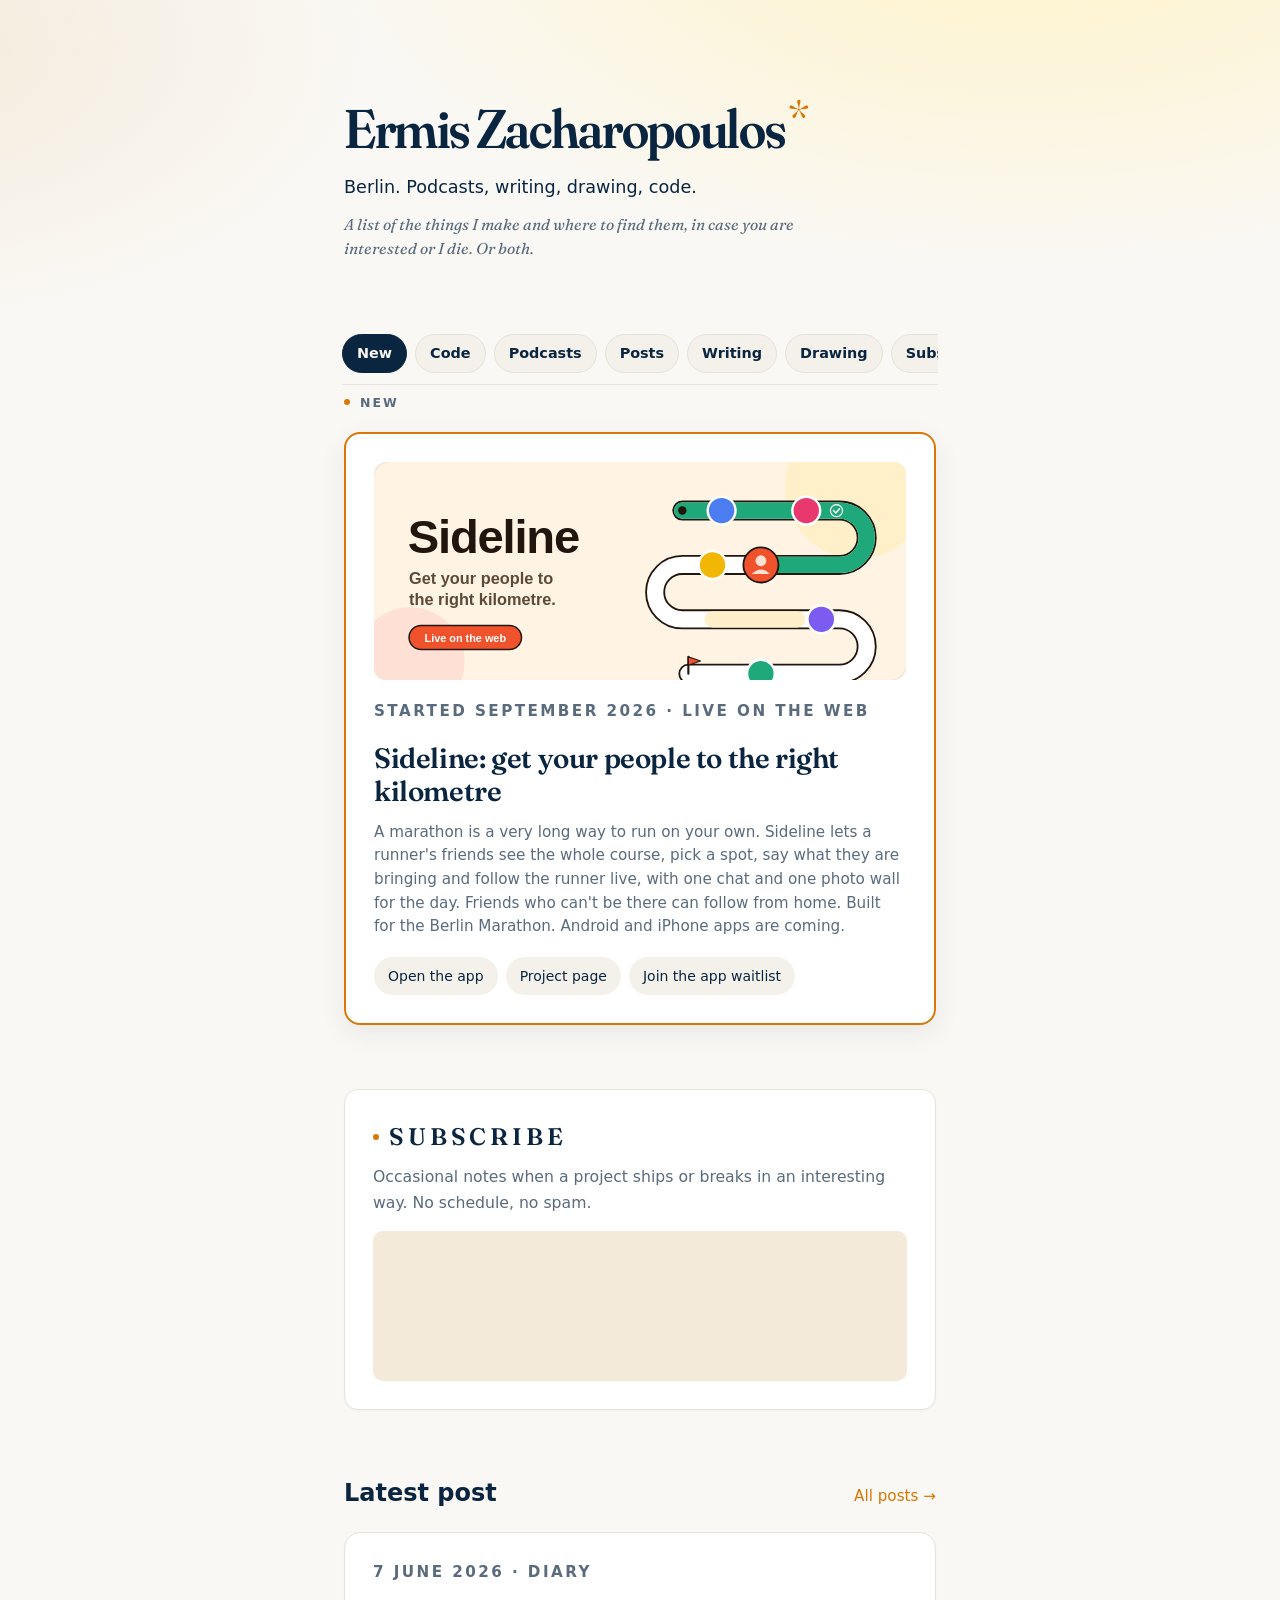
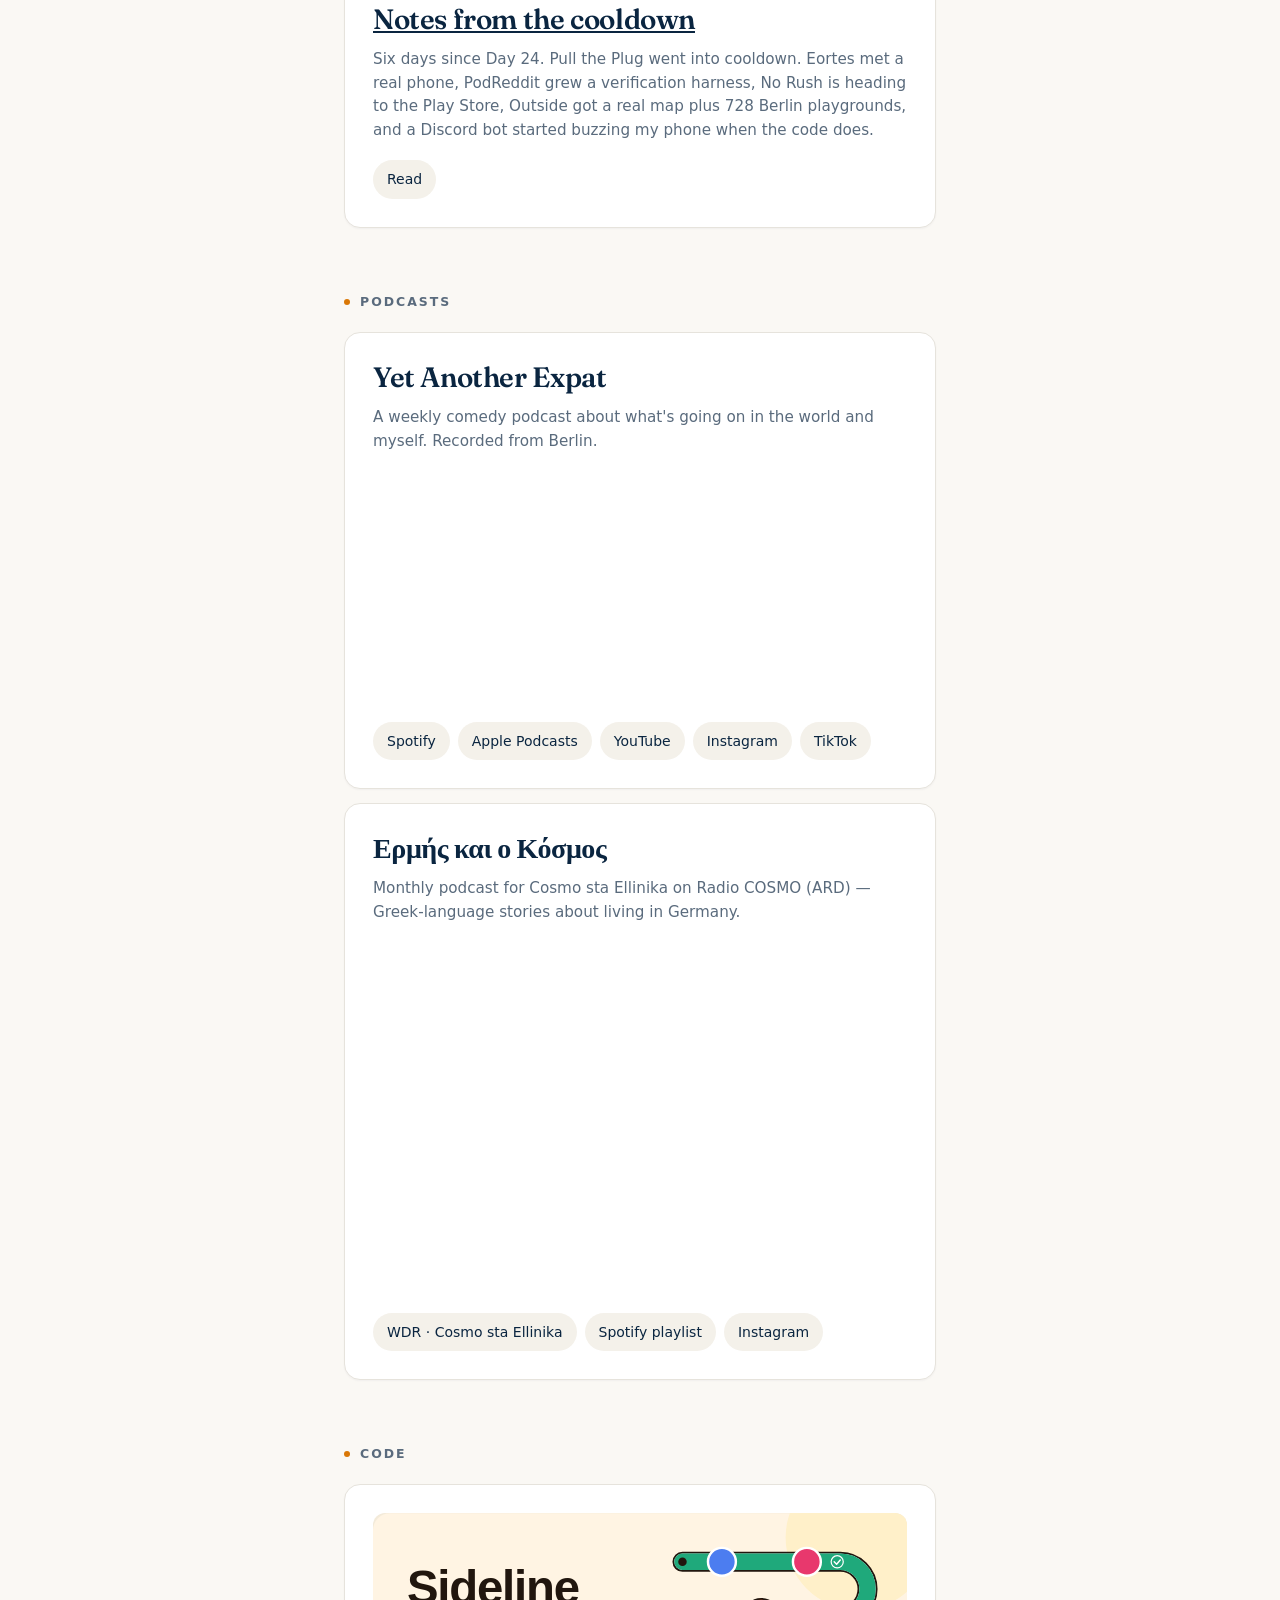
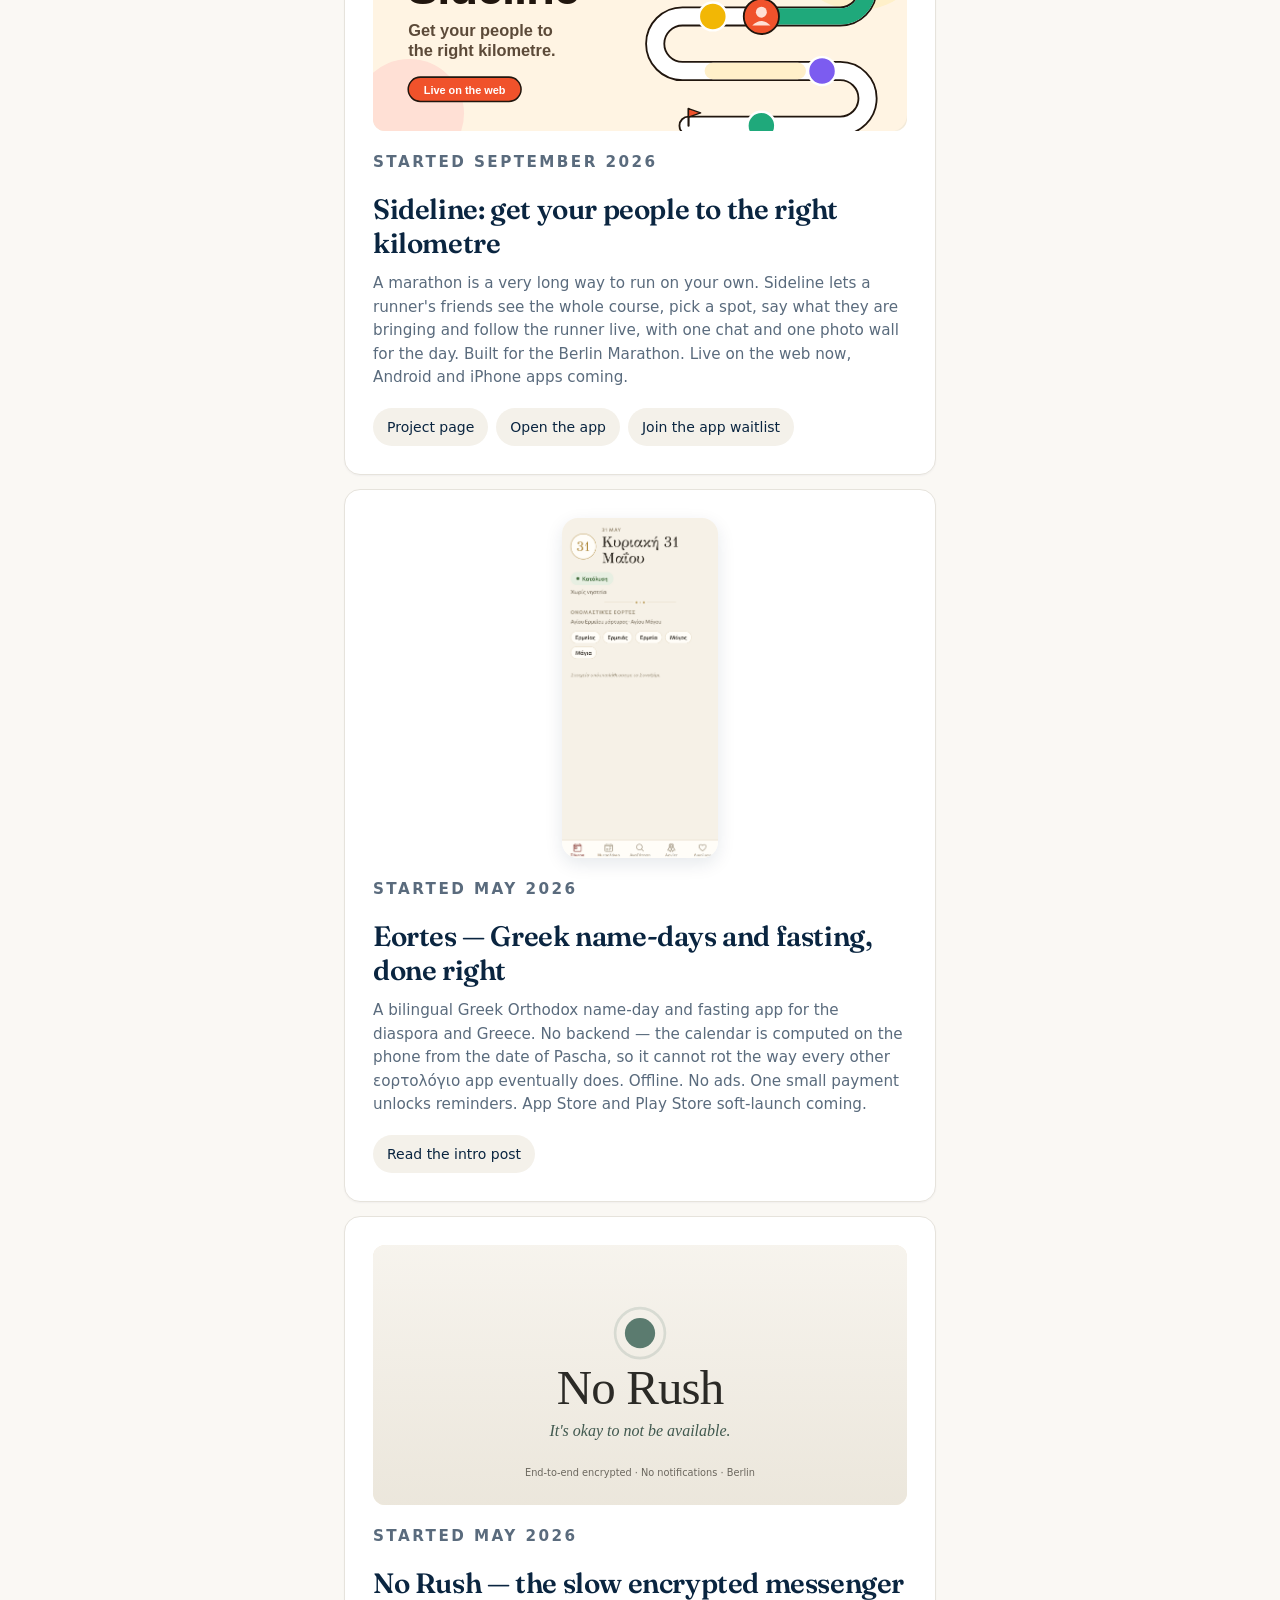
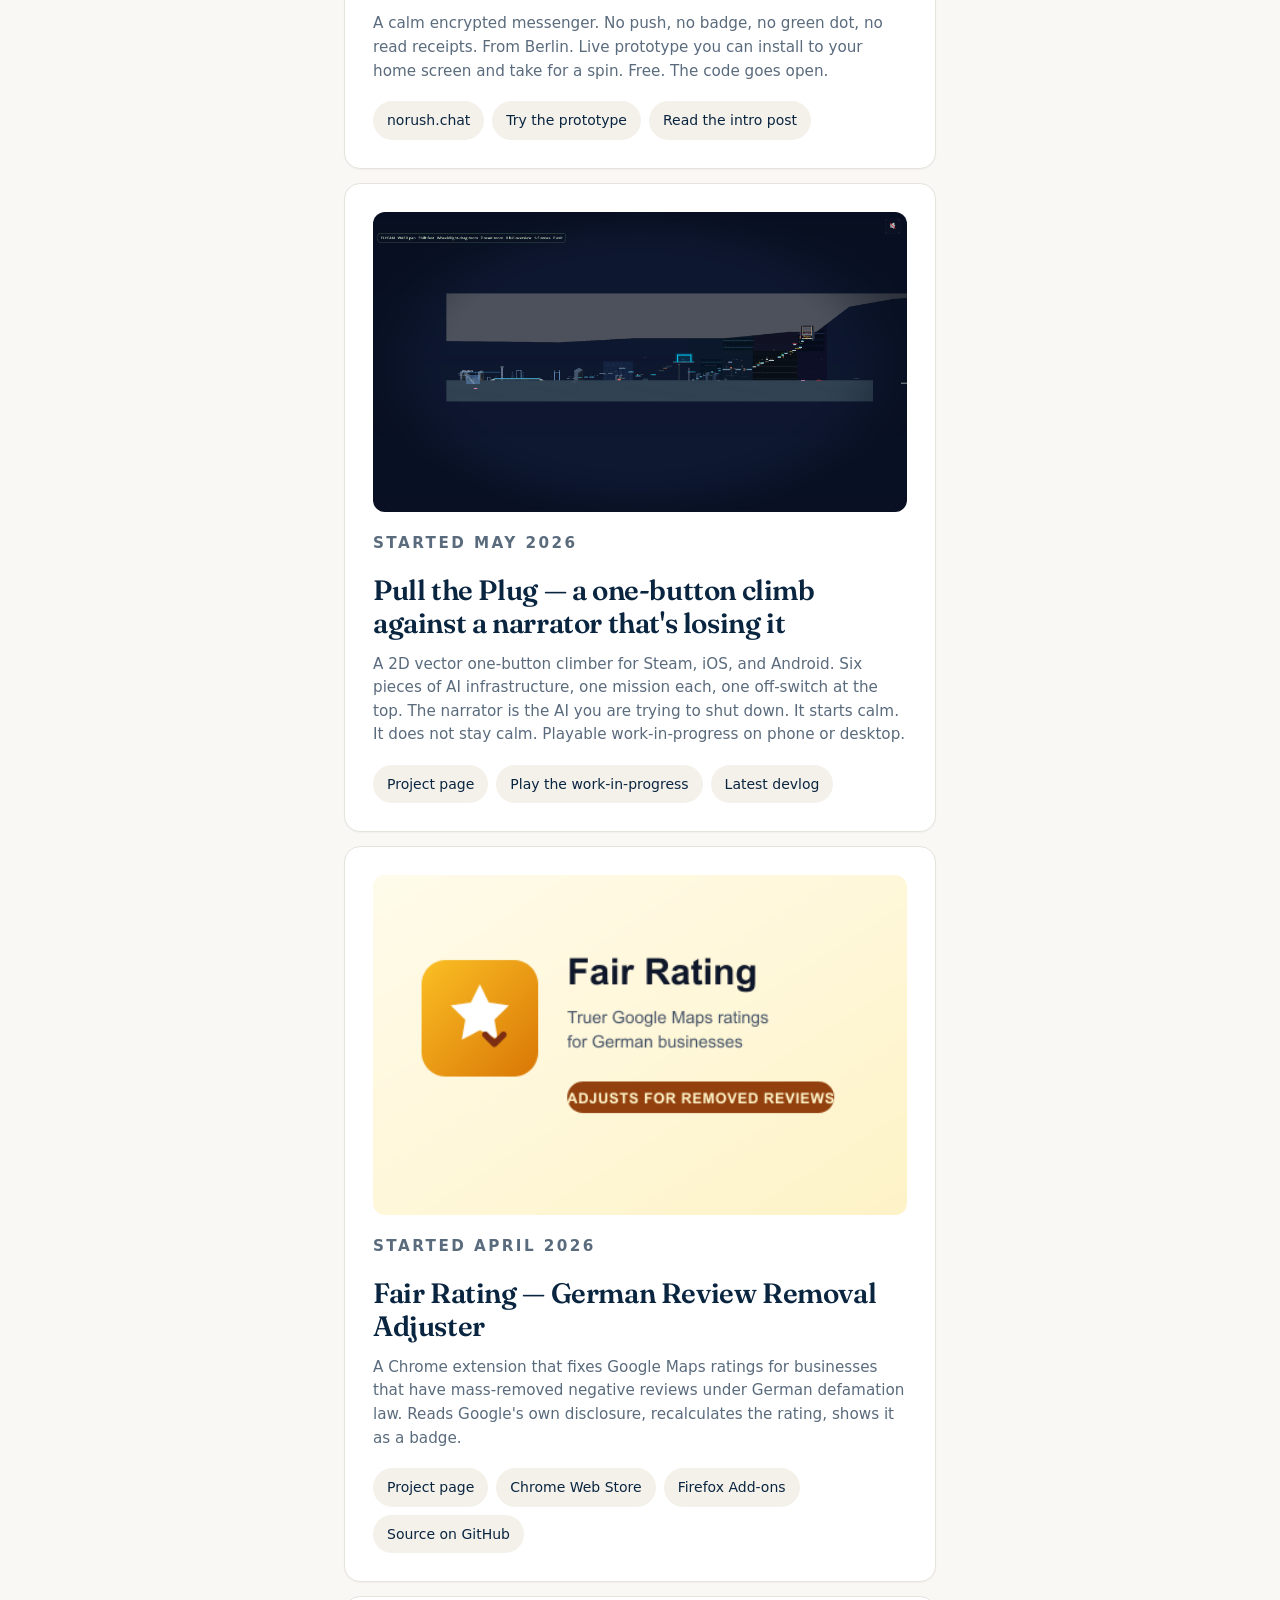
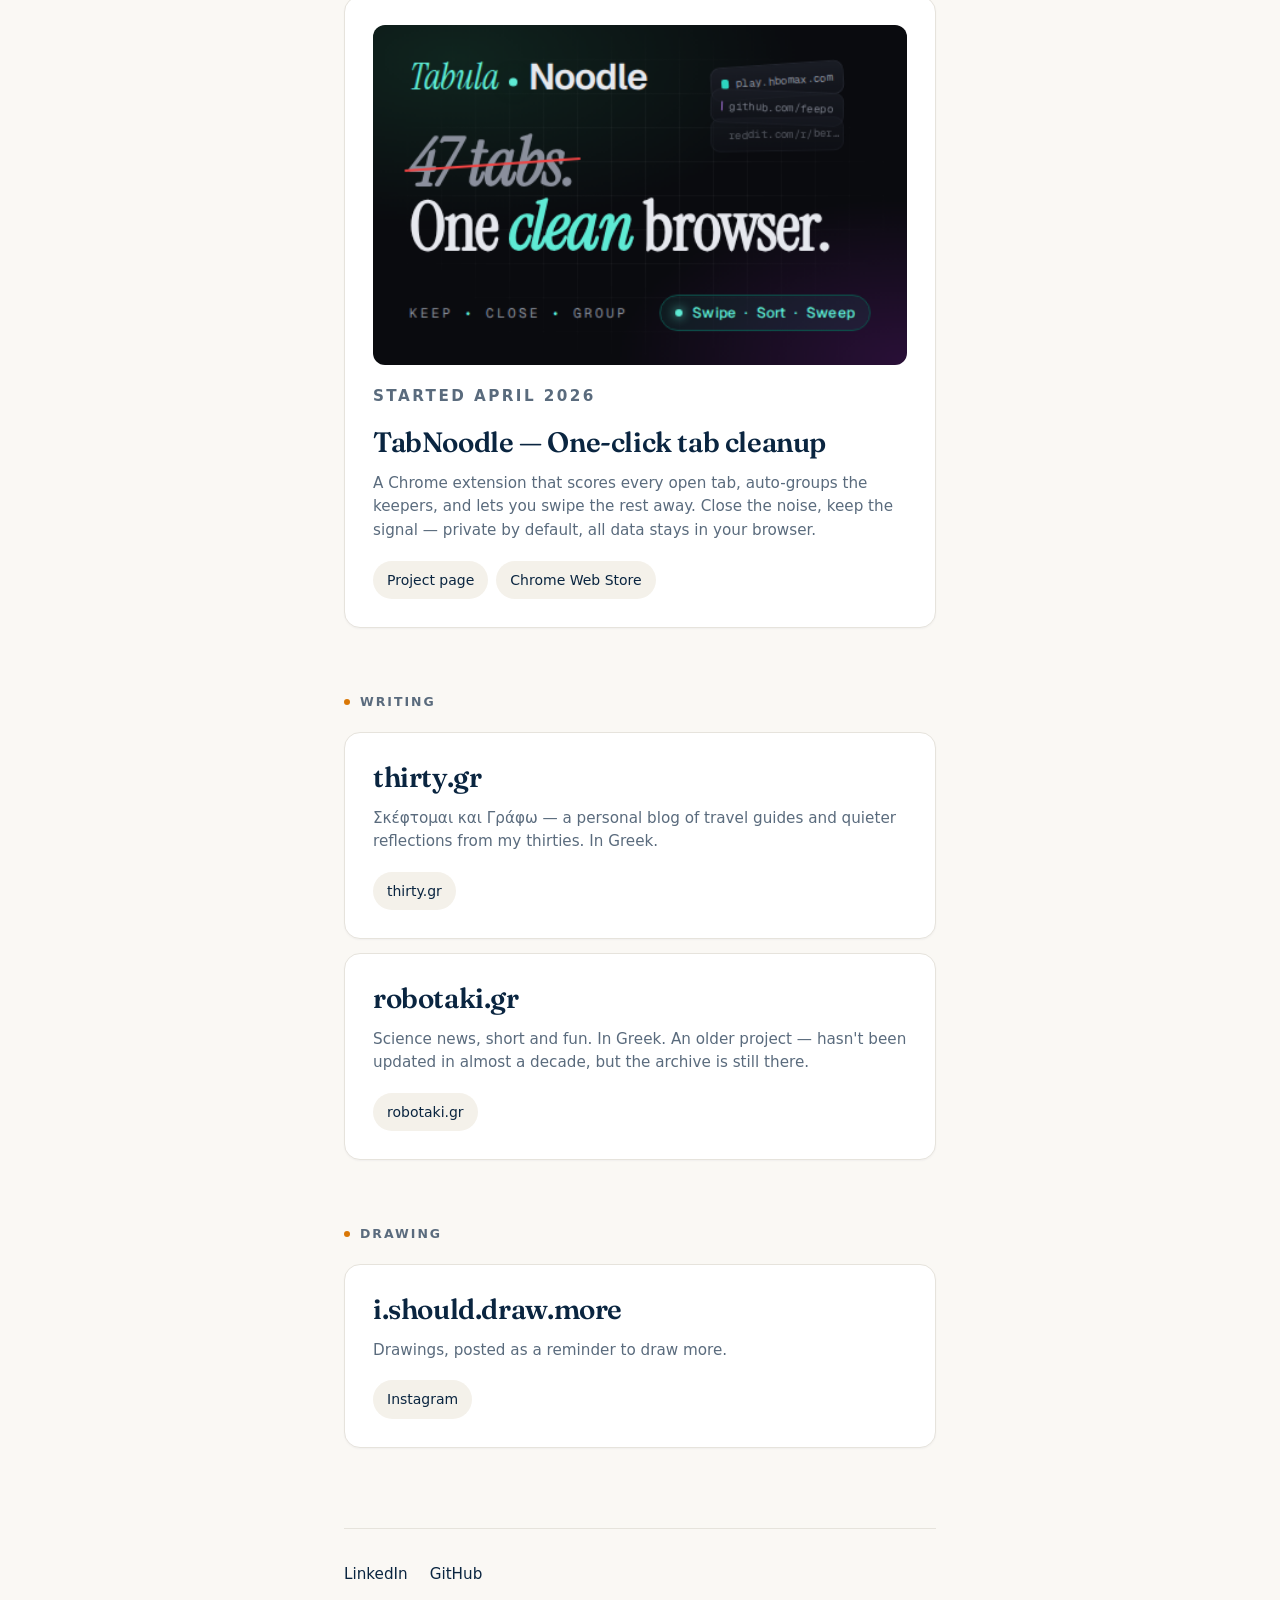
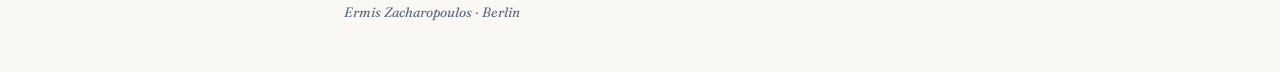
<file: index.html>
<!doctype html>
<html lang="en">
<head>
<meta charset="utf-8">
<meta name="viewport" content="width=device-width, initial-scale=1">
<title>Ermis Zacharopoulos</title>
<meta name="description" content="Podcasts, writing, drawing, code. Based in Berlin.">
<link rel="icon" href="favicon.svg" type="image/svg+xml">
<link rel="preconnect" href="https://fonts.googleapis.com">
<link rel="preconnect" href="https://fonts.gstatic.com" crossorigin>
<link href="https://fonts.googleapis.com/css2?family=Fraunces:opsz,wght@9..144,400..700&display=swap" rel="stylesheet">
<link rel="stylesheet" href="styles.css">
<meta property="og:title" content="Ermis Zacharopoulos">
<meta property="og:description" content="Podcasts, writing, drawing, code. Based in Berlin.">
<meta property="og:type" content="website">
<meta property="og:url" content="https://ennui92.github.io/ermis-dev/">
<meta name="twitter:card" content="summary">
<script defer src="https://ermis-tally.zach-ermis.workers.dev/t.js"></script>
</head>
<body>
<main>
  <header class="hero">
    <h1>Ermis Zacharopoulos</h1>
    <p class="tagline">Berlin. Podcasts, writing, drawing, code.</p>
    <p class="intro">A list of the things I make and where to find them, in case you are interested or I die. Or both.</p>
  </header>

  <!-- Jump to a section without scrolling past everything else. Sticky, and
       the section you are reading lights up. -->
  <nav class="jump" aria-label="Jump to a section">
    <a href="#new">New</a>
    <a href="#code">Code</a>
    <a href="#podcasts">Podcasts</a>
    <a href="#posts">Posts</a>
    <a href="#writing">Writing</a>
    <a href="#drawing">Drawing</a>
    <a href="#subscribe">Subscribe</a>
  </nav>

  <section id="new" aria-labelledby="new-heading">
    <h2 id="new-heading">New</h2>
    <article class="project project-featured">
      <img src="assets/sideline-promo.svg" alt="Sideline: a marathon course folded like a snake, with friends' faces along it and the finished stretch in green." class="project-image-banner" loading="lazy">
      <header class="project-head">
        <p class="post-meta">Started September 2026 &middot; Live on the web</p>
        <h3>Sideline: get your people to the right kilometre</h3>
        <p>A marathon is a very long way to run on your own. Sideline lets a runner's friends see the whole course, pick a spot, say what they are bringing and follow the runner live, with one chat and one photo wall for the day. Friends who can't be there can follow from home. Built for the Berlin Marathon. Android and iPhone apps are coming.</p>
      </header>
      <ul class="links">
        <li><a href="https://sideline-ermis.web.app" target="_blank" rel="noopener">Open the app</a></li>
        <li><a href="https://ennui92.github.io/sideline-site/" target="_blank" rel="noopener">Project page</a></li>
        <li><a href="https://ennui92.github.io/sideline-site/#waitlist" target="_blank" rel="noopener">Join the app waitlist</a></li>
      </ul>
    </article>
  </section>

  <section id="subscribe" aria-labelledby="subscribe-heading" class="subscribe">
    <h2 id="subscribe-heading">Subscribe</h2>
    <p>Occasional notes when a project ships or breaks in an interesting way. No schedule, no spam.</p>
    <div class="subscribe-embed">
      <iframe
        title="Subscribe to Ermis Zacharopoulos on Substack"
        src="https://ermis1.substack.com/embed"
        width="100%" height="150"
        frameborder="0" scrolling="no"
        loading="lazy"></iframe>
    </div>
  </section>

  <section id="posts" aria-labelledby="posts-heading">
    <div class="section-head">
      <h2 id="posts-heading">Latest post</h2>
      <a class="section-more" href="posts/">All posts &rarr;</a>
    </div>

    <article class="project">
      <header class="project-head">
        <p class="post-meta">7 June 2026 &middot; Diary</p>
        <h3><a href="posts/notes-from-the-cooldown.html">Notes from the cooldown</a></h3>
        <p>Six days since Day 24. Pull the Plug went into cooldown. Eortes met a real phone, PodReddit grew a verification harness, No Rush is heading to the Play Store, Outside got a real map plus 728 Berlin playgrounds, and a Discord bot started buzzing my phone when the code does.</p>
      </header>
      <ul class="links">
        <li><a href="posts/notes-from-the-cooldown.html">Read</a></li>
      </ul>
    </article>
  </section>

  <section id="podcasts" aria-labelledby="podcasts-heading">
    <h2 id="podcasts-heading">Podcasts</h2>

    <article class="project">
      <header class="project-head">
        <h3>Yet Another Expat</h3>
        <p>A weekly comedy podcast about what's going on in the world and myself. Recorded from Berlin.</p>
      </header>
      <div class="embed">
        <iframe
          title="Yet Another Expat — latest episode on Spotify"
          src="https://open.spotify.com/embed/show/7ibAqCfRRWJmUiWIRyTeWD?utm_source=generator"
          width="100%" height="232"
          allow="autoplay; clipboard-write; encrypted-media; fullscreen; picture-in-picture"
          loading="lazy"></iframe>
      </div>
      <ul class="links">
        <li><a href="https://open.spotify.com/show/7ibAqCfRRWJmUiWIRyTeWD" target="_blank" rel="noopener">Spotify</a></li>
        <li><a href="https://podcasts.apple.com/us/podcast/yet-another-expat/id1732834677" target="_blank" rel="noopener">Apple Podcasts</a></li>
        <li><a href="https://youtube.com/playlist?list=PLCPzjzfDE9xvO4G-K35IUl8dWrb-m0poH" target="_blank" rel="noopener">YouTube</a></li>
        <li><a href="https://instagram.com/yet.another.expat" target="_blank" rel="noopener">Instagram</a></li>
        <li><a href="https://tiktok.com/@yet.another.expat" target="_blank" rel="noopener">TikTok</a></li>
      </ul>
    </article>

    <article class="project">
      <header class="project-head">
        <h3>Ερμής και ο Κόσμος</h3>
        <p>Monthly podcast for Cosmo sta Ellinika on Radio COSMO (ARD) — Greek-language stories about living in Germany.</p>
      </header>
      <div class="embed">
        <iframe
          title="Ερμής και ο Κόσμος — episodes on Spotify"
          src="https://open.spotify.com/embed/playlist/458tKeSGSDt3jxbMBnHllD?utm_source=generator"
          width="100%" height="352"
          allow="autoplay; clipboard-write; encrypted-media; fullscreen; picture-in-picture"
          loading="lazy"></iframe>
      </div>
      <ul class="links">
        <li><a href="https://www.wdr.de/k/cosmostaellinika" target="_blank" rel="noopener">WDR · Cosmo sta Ellinika</a></li>
        <li><a href="https://open.spotify.com/playlist/458tKeSGSDt3jxbMBnHllD" target="_blank" rel="noopener">Spotify playlist</a></li>
        <li><a href="https://instagram.com/ermis.kosmos" target="_blank" rel="noopener">Instagram</a></li>
      </ul>
    </article>
  </section>

  <section id="code" aria-labelledby="code-heading">
    <h2 id="code-heading">Code</h2>

    <article class="project">
      <img src="assets/sideline-promo.svg" alt="Sideline: a marathon course folded like a snake, with friends' faces along it and the finished stretch in green." class="project-image-banner" loading="lazy">
      <header class="project-head">
        <p class="post-meta"><time datetime="2026-09-02">Started September 2026</time></p>
        <h3>Sideline: get your people to the right kilometre</h3>
        <p>A marathon is a very long way to run on your own. Sideline lets a runner's friends see the whole course, pick a spot, say what they are bringing and follow the runner live, with one chat and one photo wall for the day. Built for the Berlin Marathon. Live on the web now, Android and iPhone apps coming.</p>
      </header>
      <ul class="links">
        <li><a href="https://ennui92.github.io/sideline-site/" target="_blank" rel="noopener">Project page</a></li>
        <li><a href="https://sideline-ermis.web.app" target="_blank" rel="noopener">Open the app</a></li>
        <li><a href="https://ennui92.github.io/sideline-site/#waitlist" target="_blank" rel="noopener">Join the app waitlist</a></li>
      </ul>
    </article>
    <article class="project">
      <img src="assets/eortes-promo.png" alt="Eortes — the Today screen. A parchment background showing the date 'Κυριακή 31 Μαΐου', a green Κατάλυση (fast-free) pill, the names celebrating, and a row of name chips below." class="project-image-phone" loading="lazy">
      <header class="project-head">
        <p class="post-meta"><time datetime="2026-05-31">Started May 2026</time></p>
        <h3>Eortes &mdash; Greek name-days and fasting, done right</h3>
        <p>A bilingual Greek Orthodox name-day and fasting app for the diaspora and Greece. No backend &mdash; the calendar is computed on the phone from the date of Pascha, so it cannot rot the way every other εορτολόγιο app eventually does. Offline. No ads. One small payment unlocks reminders. App Store and Play Store soft-launch coming.</p>
      </header>
      <ul class="links">
        <li><a href="posts/eortes-day-one.html">Read the intro post</a></li>
      </ul>
    </article>
    <article class="project">
      <img src="assets/no-rush-promo.svg" alt="No Rush — a calm parchment-toned banner with a single green dot above the wordmark and the tagline 'It's okay to not be available.'" class="project-image-banner" loading="lazy">
      <header class="project-head">
        <p class="post-meta"><time datetime="2026-05-26">Started May 2026</time></p>
        <h3>No Rush &mdash; the slow encrypted messenger</h3>
        <p>A calm encrypted messenger. No push, no badge, no green dot, no read receipts. From Berlin. Live prototype you can install to your home screen and take for a spin. Free. The code goes open.</p>
      </header>
      <ul class="links">
        <li><a href="https://norush.chat" target="_blank" rel="noopener">norush.chat</a></li>
        <li><a href="https://app.norush.chat" target="_blank" rel="noopener">Try the prototype</a></li>
        <li><a href="posts/no-rush-day-one.html">Read the intro post</a></li>
      </ul>
    </article>
    <article class="project">
      <img src="assets/pull-the-plug-promo.png" alt="Pull the Plug — Mission 1 overview. A long horizontal data-hall level with server racks, cyan node-status screens, and the breaker room high on the right." class="project-image" loading="lazy">
      <header class="project-head">
        <p class="post-meta"><time datetime="2026-05-08">Started May 2026</time></p>
        <h3>Pull the Plug &mdash; a one-button climb against a narrator that's losing it</h3>
        <p>A 2D vector one-button climber for Steam, iOS, and Android. Six pieces of AI infrastructure, one mission each, one off-switch at the top. The narrator is the AI you are trying to shut down. It starts calm. It does not stay calm. Playable work-in-progress on phone or desktop.</p>
      </header>
      <ul class="links">
        <li><a href="https://ennui92.github.io/pull-the-plug-site/" target="_blank" rel="noopener">Project page</a></li>
        <li><a href="https://pull-the-plug.feepok.workers.dev" target="_blank" rel="noopener">Play the work-in-progress</a></li>
        <li><a href="posts/pull-the-plug-day-24.html">Latest devlog</a></li>
      </ul>
    </article>
    <article class="project">
      <img src="assets/fair-rating-promo.png" alt="Fair Rating — Truer Google Maps ratings for German businesses" class="project-image" width="440" height="280" loading="lazy">
      <header class="project-head">
        <p class="post-meta"><time datetime="2026-04-24">Started April 2026</time></p>
        <h3>Fair Rating &mdash; German Review Removal Adjuster</h3>
        <p>A Chrome extension that fixes Google Maps ratings for businesses that have mass-removed negative reviews under German defamation law. Reads Google's own disclosure, recalculates the rating, shows it as a badge.</p>
      </header>
      <ul class="links">
        <li><a href="https://ennui92.github.io/fair-rating-extension/" target="_blank" rel="noopener">Project page</a></li>
        <li><a href="https://chromewebstore.google.com/detail/fair-rating-%E2%80%94-german-revi/fpmekdnlhkcldbheplomiehpgpondgpn" target="_blank" rel="noopener">Chrome Web Store</a></li>
        <li><a href="https://addons.mozilla.org/firefox/addon/fair-rating-german-reviews/" target="_blank" rel="noopener">Firefox Add-ons</a></li>
        <li><a href="https://github.com/Ennui92/fair-rating-extension" target="_blank" rel="noopener">Source on GitHub</a></li>
      </ul>
    </article>
    <article class="project">
      <img src="assets/tabnoodle-promo.png" alt="TabNoodle — One clean browser, one click." class="project-image" width="440" height="280" loading="lazy">
      <header class="project-head">
        <p class="post-meta"><time datetime="2026-04-11">Started April 2026</time></p>
        <h3>TabNoodle &mdash; One-click tab cleanup</h3>
        <p>A Chrome extension that scores every open tab, auto-groups the keepers, and lets you swipe the rest away. Close the noise, keep the signal &mdash; private by default, all data stays in your browser.</p>
      </header>
      <ul class="links">
        <li><a href="https://ennui92.github.io/tabnoodle-site/" target="_blank" rel="noopener">Project page</a></li>
        <li><a href="https://chromewebstore.google.com/detail/tabnoodle/epoikklamalfllgjoclebpflgcbglmcl" target="_blank" rel="noopener">Chrome Web Store</a></li>
      </ul>
    </article>
  </section>

  <section id="writing" aria-labelledby="writing-heading">
    <h2 id="writing-heading">Writing</h2>

    <article class="project">
      <header class="project-head">
        <h3>thirty.gr</h3>
        <p>Σκέφτομαι και Γράφω — a personal blog of travel guides and quieter reflections from my thirties. In Greek.</p>
      </header>
      <ul class="links">
        <li><a href="https://thirty.gr" target="_blank" rel="noopener">thirty.gr</a></li>
      </ul>
    </article>

    <article class="project">
      <header class="project-head">
        <h3>robotaki.gr</h3>
        <p>Science news, short and fun. In Greek. An older project — hasn't been updated in almost a decade, but the archive is still there.</p>
      </header>
      <ul class="links">
        <li><a href="https://robotaki.gr" target="_blank" rel="noopener">robotaki.gr</a></li>
      </ul>
    </article>
  </section>

  <section id="drawing" aria-labelledby="drawing-heading">
    <h2 id="drawing-heading">Drawing</h2>

    <article class="project">
      <header class="project-head">
        <h3>i.should.draw.more</h3>
        <p>Drawings, posted as a reminder to draw more.</p>
      </header>
      <ul class="links">
        <li><a href="https://www.instagram.com/i.should.draw.more" target="_blank" rel="noopener">Instagram</a></li>
      </ul>
    </article>
  </section>

  <footer>
    <ul class="socials">
      <li><a href="https://www.linkedin.com/in/ermis-zacharopoulos-2819968b/" target="_blank" rel="noopener">LinkedIn</a></li>
      <li><a href="https://github.com/Ennui92" target="_blank" rel="noopener">GitHub</a></li>
    </ul>
    <p class="meta">Ermis Zacharopoulos · Berlin</p>
  </footer>
</main>
<script>
// Light up the pill for the section on screen. Links work without this.
(function () {
  var links = [].slice.call(document.querySelectorAll(".jump a"));
  if (!("IntersectionObserver" in window) || !links.length) return;
  var byId = {};
  links.forEach(function (a) { byId[a.getAttribute("href").slice(1)] = a; });
  var io = new IntersectionObserver(function (entries) {
    entries.forEach(function (e) {
      if (!e.isIntersecting) return;
      links.forEach(function (a) { a.classList.remove("is-active"); });
      var a = byId[e.target.id];
      if (a) {
        a.classList.add("is-active");
        a.scrollIntoView({ block: "nearest", inline: "nearest" });
      }
    });
  }, { rootMargin: "-45% 0px -50% 0px" });
  Object.keys(byId).forEach(function (id) {
    var el = document.getElementById(id);
    if (el) io.observe(el);
  });
})();
</script>
</body>
</html>
</file>
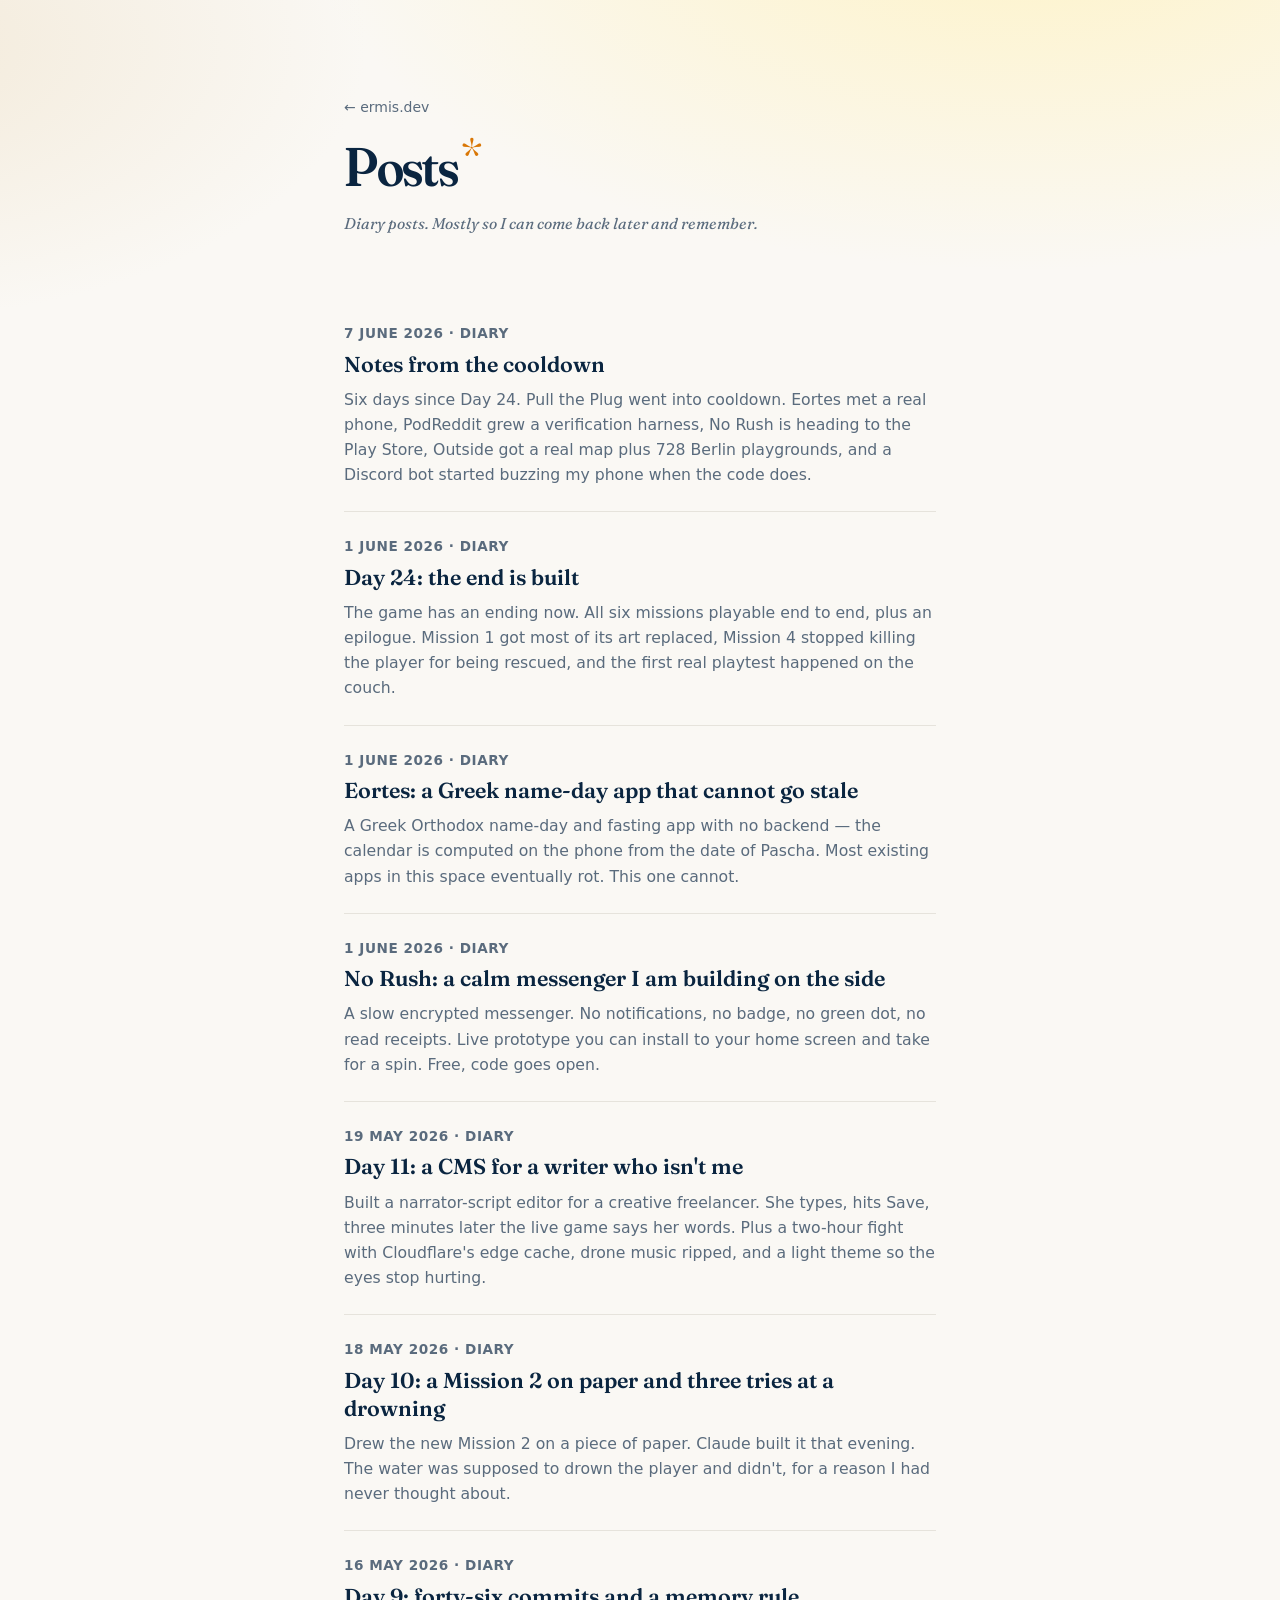
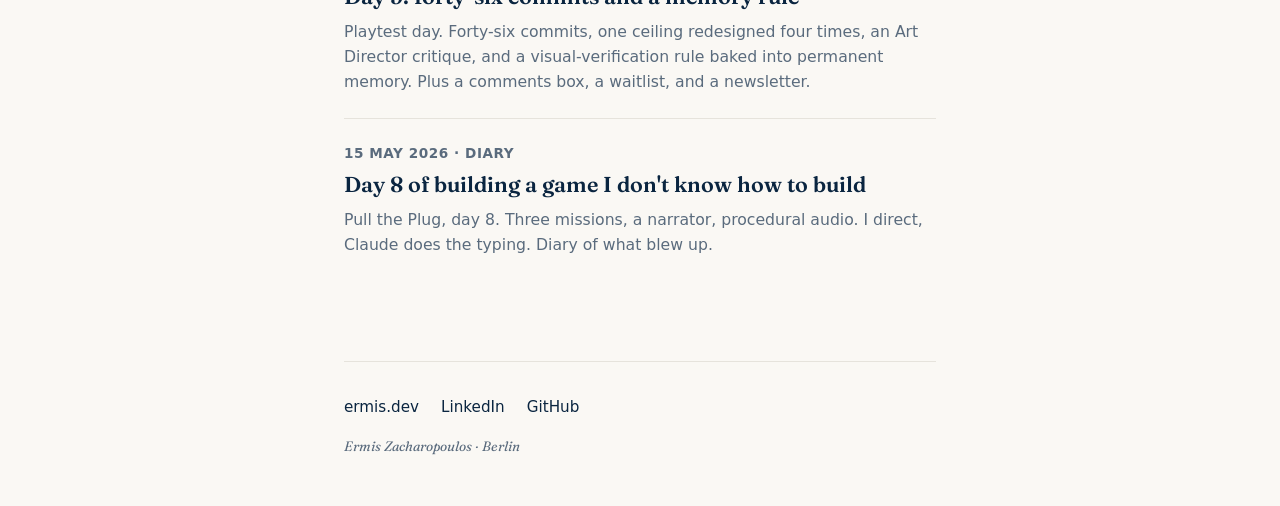
<file: posts/index.html>
<!doctype html>
<html lang="en">
<head>
<meta charset="utf-8">
<meta name="viewport" content="width=device-width, initial-scale=1">
<title>Posts — Ermis Zacharopoulos</title>
<meta name="description" content="Diary posts and notes from Ermis Zacharopoulos.">
<link rel="icon" href="../favicon.svg" type="image/svg+xml">
<link rel="preconnect" href="https://fonts.googleapis.com">
<link rel="preconnect" href="https://fonts.gstatic.com" crossorigin>
<link href="https://fonts.googleapis.com/css2?family=Fraunces:opsz,wght@9..144,400..700&display=swap" rel="stylesheet">
<link rel="stylesheet" href="../styles.css">
<script defer src="https://ermis-tally.zach-ermis.workers.dev/t.js"></script>
</head>
<body>
<main>
  <header class="hero">
    <p class="post-back"><a href="../">&larr; ermis.dev</a></p>
    <h1>Posts</h1>
    <p class="intro">Diary posts. Mostly so I can come back later and remember.</p>
  </header>

  <section aria-labelledby="posts-list-heading">
    <h2 id="posts-list-heading" class="sr-only">All posts</h2>

    <ol class="post-index">
      <li>
        <p class="post-meta">7 June 2026 &middot; Diary</p>
        <h3><a href="notes-from-the-cooldown.html">Notes from the cooldown</a></h3>
        <p>Six days since Day 24. Pull the Plug went into cooldown. Eortes met a real phone, PodReddit grew a verification harness, No Rush is heading to the Play Store, Outside got a real map plus 728 Berlin playgrounds, and a Discord bot started buzzing my phone when the code does.</p>
      </li>
      <li>
        <p class="post-meta">1 June 2026 &middot; Diary</p>
        <h3><a href="pull-the-plug-day-24.html">Day 24: the end is built</a></h3>
        <p>The game has an ending now. All six missions playable end to end, plus an epilogue. Mission 1 got most of its art replaced, Mission 4 stopped killing the player for being rescued, and the first real playtest happened on the couch.</p>
      </li>
      <li>
        <p class="post-meta">1 June 2026 &middot; Diary</p>
        <h3><a href="eortes-day-one.html">Eortes: a Greek name-day app that cannot go stale</a></h3>
        <p>A Greek Orthodox name-day and fasting app with no backend &mdash; the calendar is computed on the phone from the date of Pascha. Most existing apps in this space eventually rot. This one cannot.</p>
      </li>
      <li>
        <p class="post-meta">1 June 2026 &middot; Diary</p>
        <h3><a href="no-rush-day-one.html">No Rush: a calm messenger I am building on the side</a></h3>
        <p>A slow encrypted messenger. No notifications, no badge, no green dot, no read receipts. Live prototype you can install to your home screen and take for a spin. Free, code goes open.</p>
      </li>
      <li>
        <p class="post-meta">19 May 2026 &middot; Diary</p>
        <h3><a href="pull-the-plug-day-11.html">Day 11: a CMS for a writer who isn't me</a></h3>
        <p>Built a narrator-script editor for a creative freelancer. She types, hits Save, three minutes later the live game says her words. Plus a two-hour fight with Cloudflare's edge cache, drone music ripped, and a light theme so the eyes stop hurting.</p>
      </li>
      <li>
        <p class="post-meta">18 May 2026 &middot; Diary</p>
        <h3><a href="pull-the-plug-day-10.html">Day 10: a Mission 2 on paper and three tries at a drowning</a></h3>
        <p>Drew the new Mission 2 on a piece of paper. Claude built it that evening. The water was supposed to drown the player and didn't, for a reason I had never thought about.</p>
      </li>
      <li>
        <p class="post-meta">16 May 2026 &middot; Diary</p>
        <h3><a href="pull-the-plug-day-9.html">Day 9: forty-six commits and a memory rule</a></h3>
        <p>Playtest day. Forty-six commits, one ceiling redesigned four times, an Art Director critique, and a visual-verification rule baked into permanent memory. Plus a comments box, a waitlist, and a newsletter.</p>
      </li>
      <li>
        <p class="post-meta">15 May 2026 &middot; Diary</p>
        <h3><a href="pull-the-plug-day-8.html">Day 8 of building a game I don't know how to build</a></h3>
        <p>Pull the Plug, day 8. Three missions, a narrator, procedural audio. I direct, Claude does the typing. Diary of what blew up.</p>
      </li>
    </ol>
  </section>

  <footer>
    <ul class="socials">
      <li><a href="../">ermis.dev</a></li>
      <li><a href="https://www.linkedin.com/in/ermis-zacharopoulos-2819968b/" target="_blank" rel="noopener">LinkedIn</a></li>
      <li><a href="https://github.com/Ennui92" target="_blank" rel="noopener">GitHub</a></li>
    </ul>
    <p class="meta">Ermis Zacharopoulos &middot; Berlin</p>
  </footer>
</main>
</body>
</html>
</file>
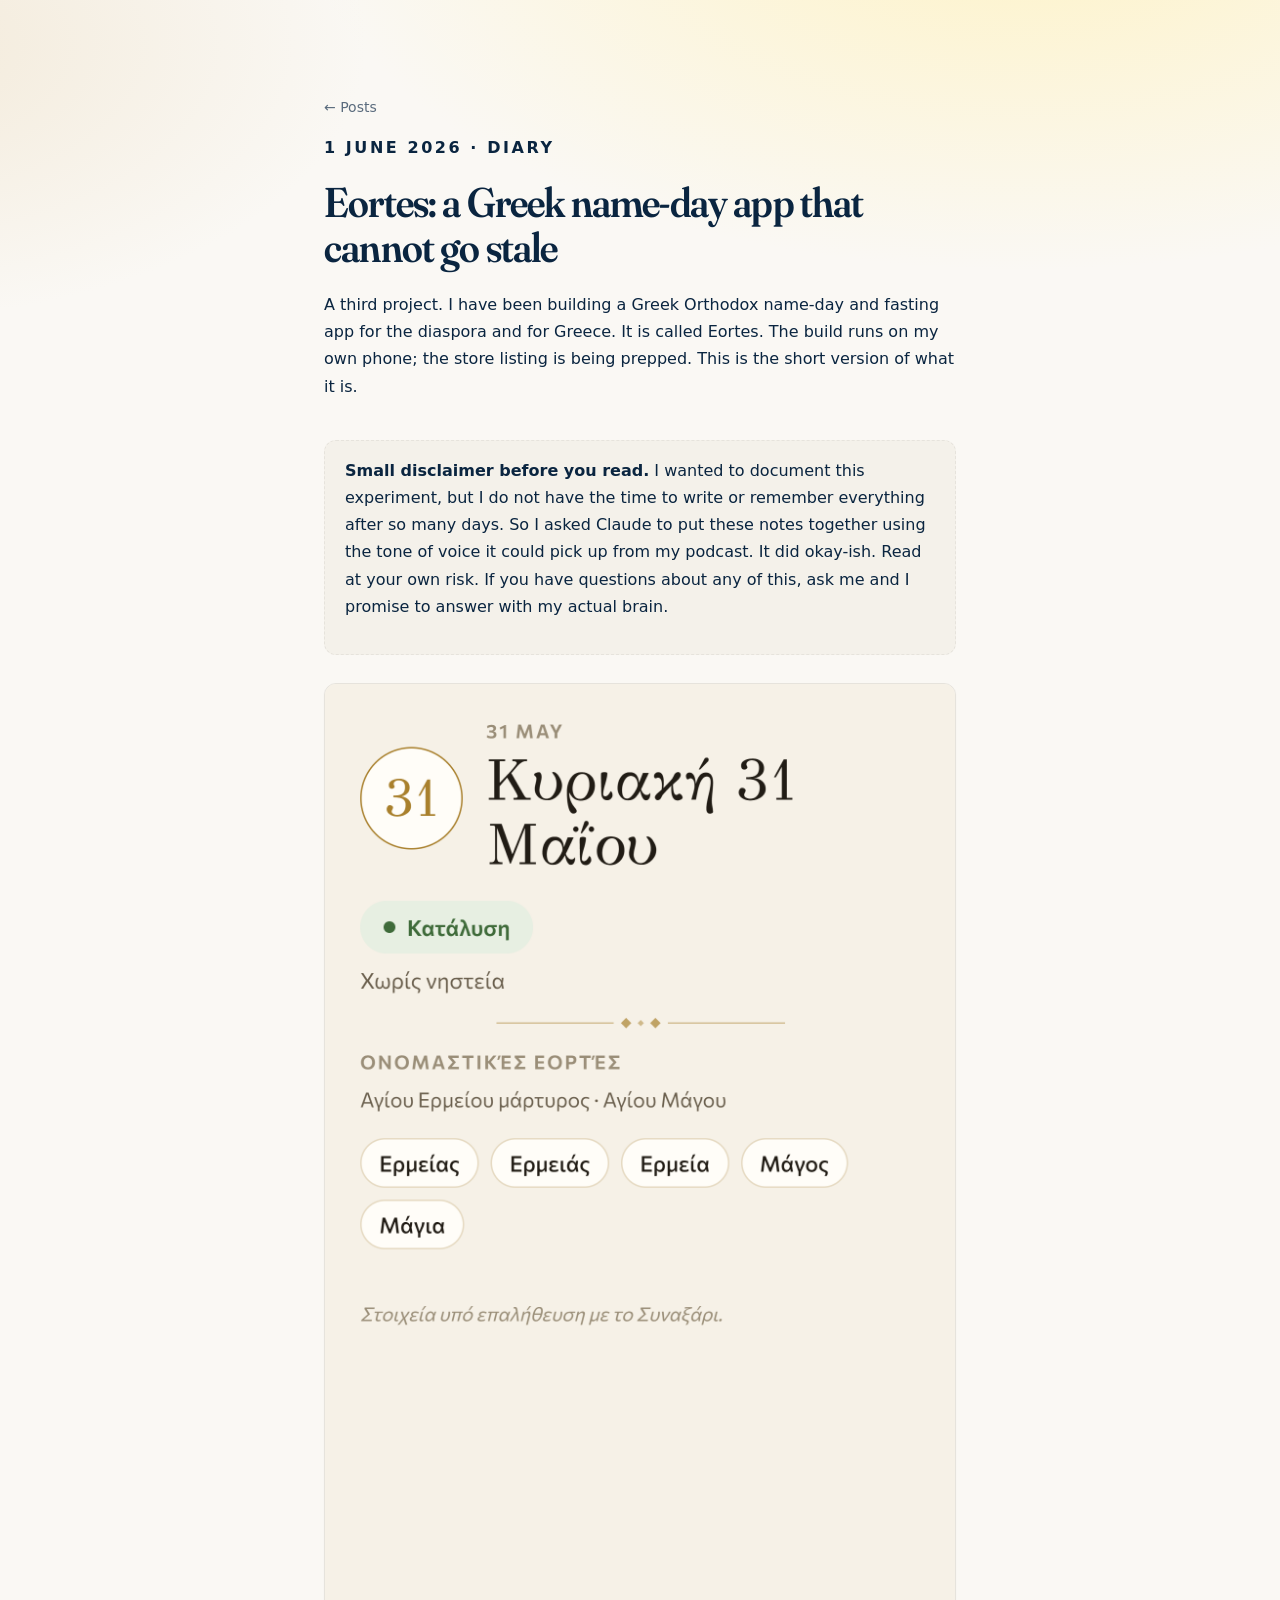
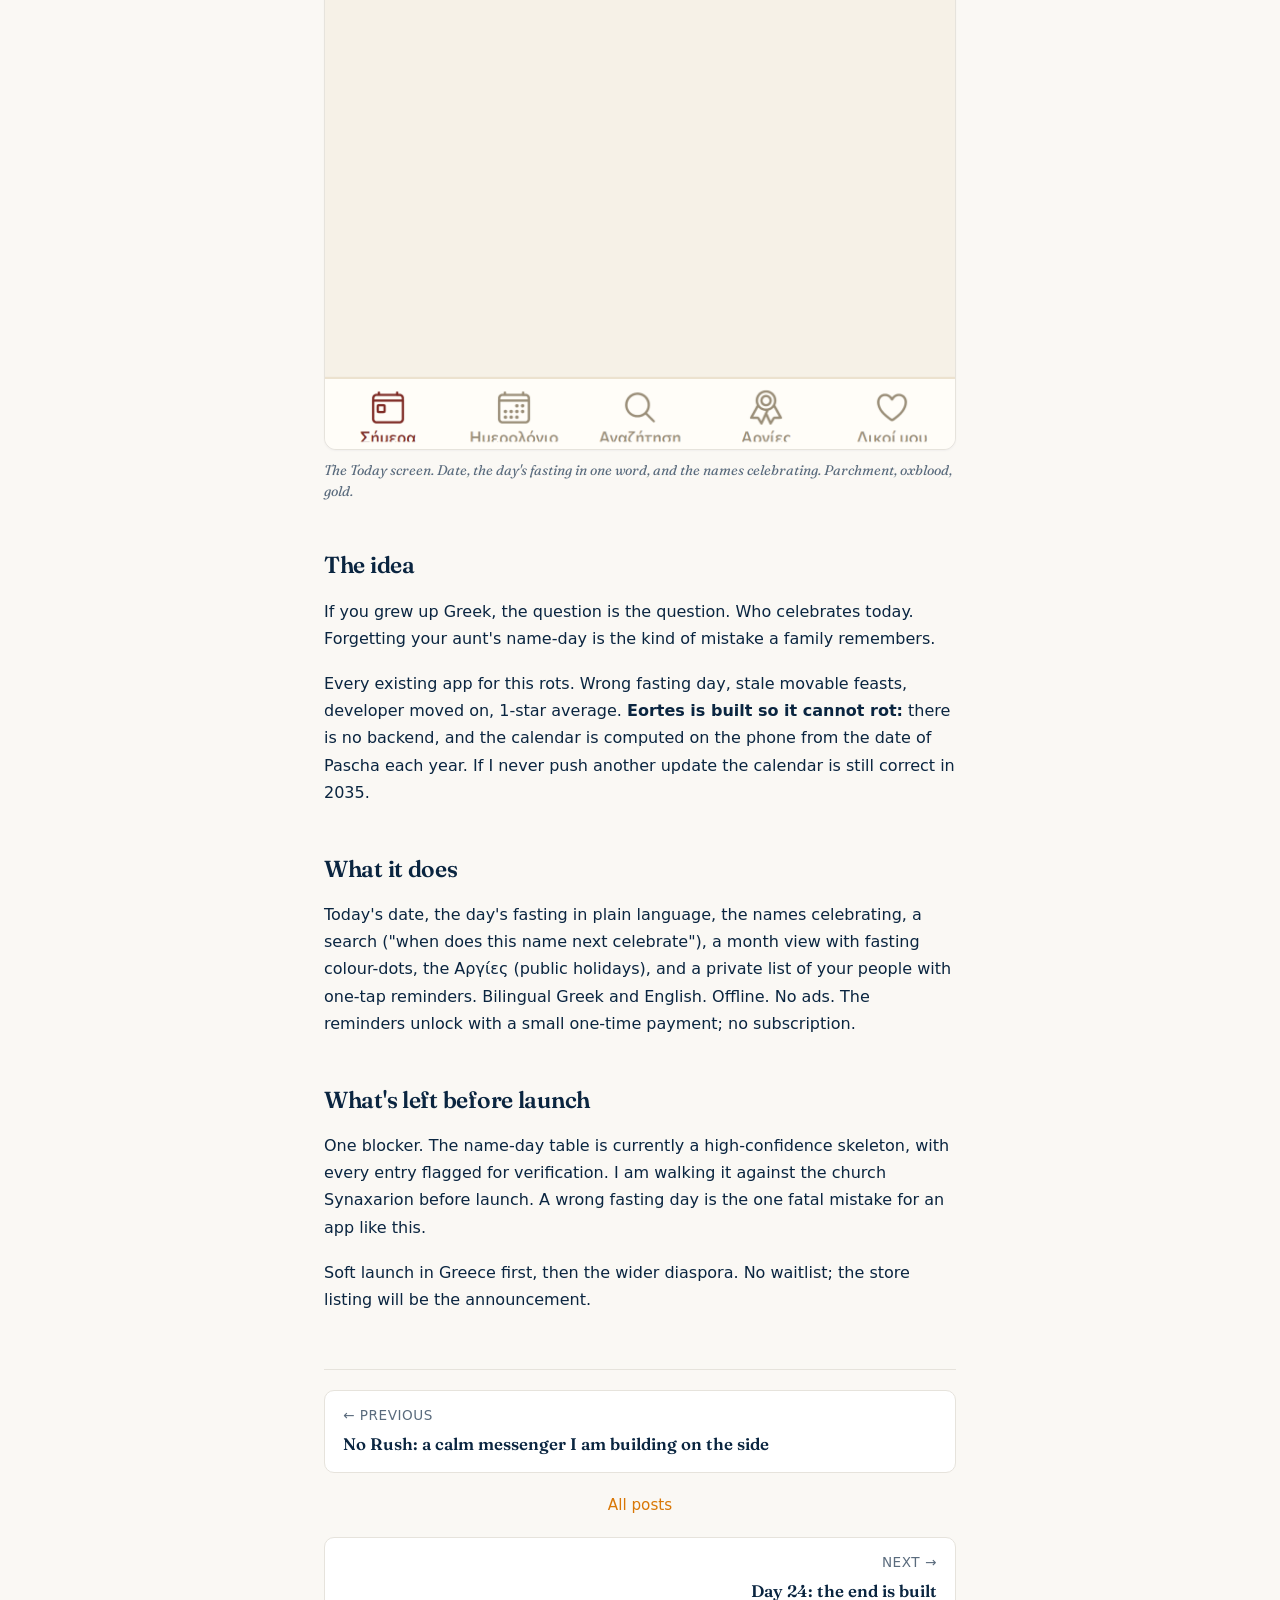
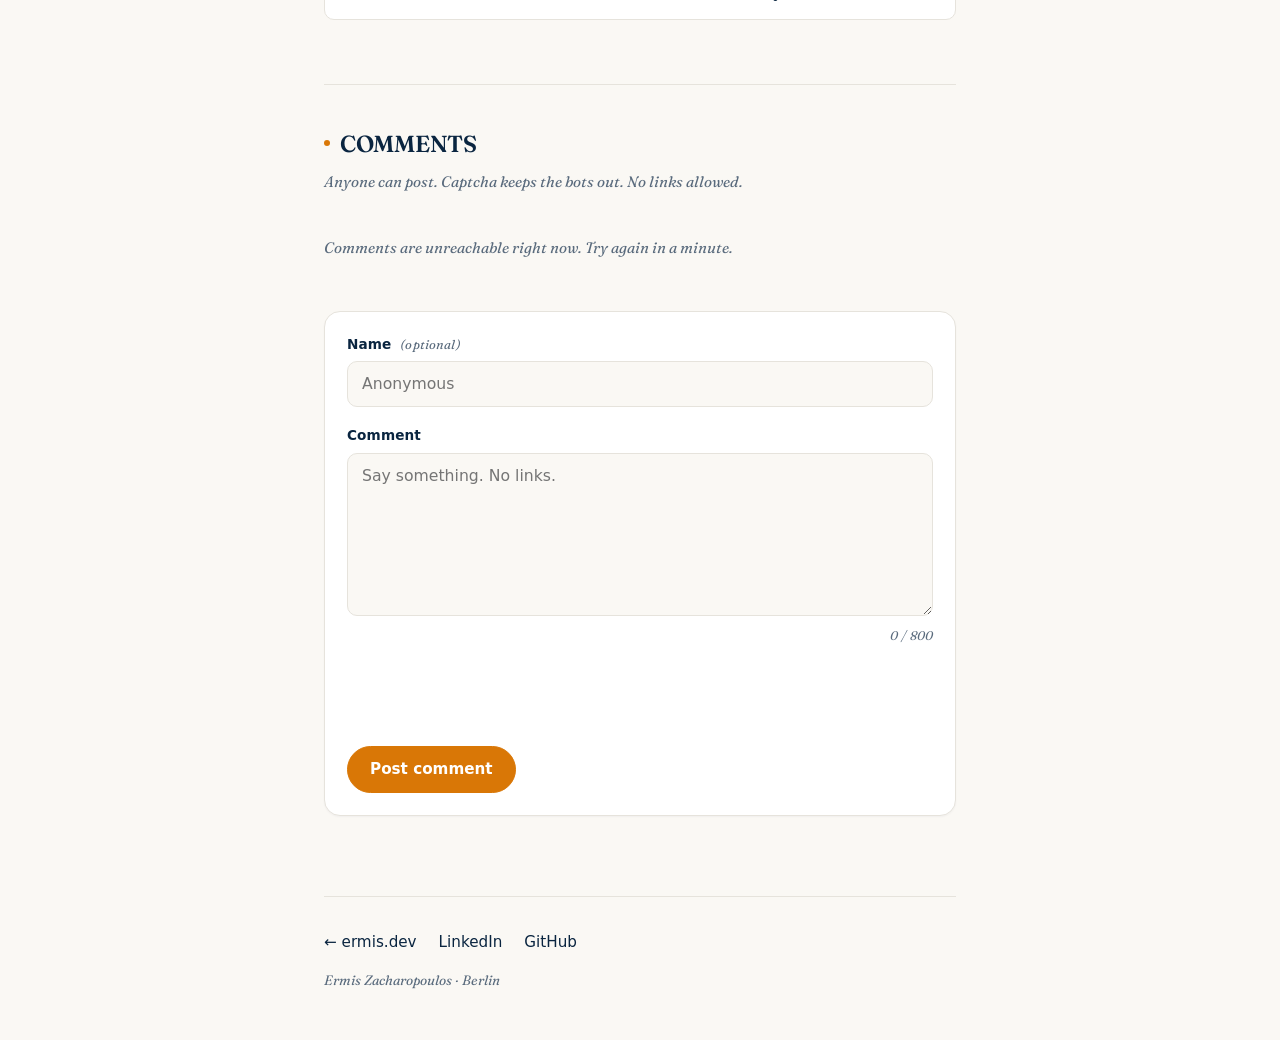
<file: posts/eortes-day-one.html>
<!doctype html>
<html lang="en">
<head>
<meta charset="utf-8">
<meta name="viewport" content="width=device-width, initial-scale=1">
<title>Eortes: a Greek name-day app that cannot go stale — Ermis Zacharopoulos</title>
<meta name="description" content="Eortes is a Greek Orthodox name-day and fasting app that computes its calendar on-device, so it cannot rot the way every other one does.">
<link rel="icon" href="../favicon.svg" type="image/svg+xml">
<link rel="preconnect" href="https://fonts.googleapis.com">
<link rel="preconnect" href="https://fonts.gstatic.com" crossorigin>
<link href="https://fonts.googleapis.com/css2?family=Fraunces:opsz,wght@9..144,400..700&display=swap" rel="stylesheet">
<link rel="stylesheet" href="../styles.css?v=2026-06-01-eortes-b">
<meta property="og:title" content="Eortes: a Greek name-day app that cannot go stale">
<meta property="og:description" content="The fasting and the feasts are computed on the phone from the date of Pascha. No backend. No data to rot. Bilingual.">
<meta property="og:type" content="article">
<meta property="og:image" content="https://ennui92.github.io/ermis-dev/assets/posts/eortes-day-one-today.png">
<meta property="og:url" content="https://ennui92.github.io/ermis-dev/posts/eortes-day-one.html">
<meta name="twitter:card" content="summary_large_image">
<script defer src="https://ermis-tally.zach-ermis.workers.dev/t.js"></script>
</head>
<body>
<main class="post">
  <p class="post-back"><a href="../#posts">&larr; Posts</a></p>

  <article>
    <header class="post-head">
      <p class="post-meta">1 June 2026 &middot; Diary</p>
      <h1>Eortes: a Greek name-day app that cannot go stale</h1>
      <p class="post-lede">A third project. I have been building a Greek Orthodox name-day and fasting app for the diaspora and for Greece. It is called Eortes. The build runs on my own phone; the store listing is being prepped. This is the short version of what it is.</p>
    </header>

    <aside class="post-disclaimer">
      <p><strong>Small disclaimer before you read.</strong> I wanted to document this experiment, but I do not have the time to write or remember everything after so many days. So I asked Claude to put these notes together using the tone of voice it could pick up from my podcast. It did okay-ish. Read at your own risk. If you have questions about any of this, ask me and I promise to answer with my actual brain.</p>
    </aside>

    <figure class="post-figure">
      <img src="../assets/posts/eortes-day-one-today.png" alt="The Today screen of Eortes in Greek: the date 'Κυριακή 31 Μαΐου', a green pill labelled 'Κατάλυση' meaning the day is fast-free, the names celebrating, and the name chips below." loading="lazy">
      <figcaption>The Today screen. Date, the day's fasting in one word, and the names celebrating. Parchment, oxblood, gold.</figcaption>
    </figure>

    <h2>The idea</h2>
    <p>If you grew up Greek, the question is the question. Who celebrates today. Forgetting your aunt's name-day is the kind of mistake a family remembers.</p>
    <p>Every existing app for this rots. Wrong fasting day, stale movable feasts, developer moved on, 1-star average. <strong>Eortes is built so it cannot rot:</strong> there is no backend, and the calendar is computed on the phone from the date of Pascha each year. If I never push another update the calendar is still correct in 2035.</p>

    <h2>What it does</h2>
    <p>Today's date, the day's fasting in plain language, the names celebrating, a search ("when does this name next celebrate"), a month view with fasting colour-dots, the Αργίες (public holidays), and a private list of your people with one-tap reminders. Bilingual Greek and English. Offline. No ads. The reminders unlock with a small one-time payment; no subscription.</p>

    <h2>What's left before launch</h2>
    <p>One blocker. The name-day table is currently a high-confidence skeleton, with every entry flagged for verification. I am walking it against the church Synaxarion before launch. A wrong fasting day is the one fatal mistake for an app like this.</p>
    <p>Soft launch in Greece first, then the wider diaspora. No waitlist; the store listing will be the announcement.</p>
  </article>

  <nav class="post-nav" aria-label="Post navigation">
    <a class="post-nav-prev" href="no-rush-day-one.html">
      <span class="post-nav-label">&larr; Previous</span>
      <span class="post-nav-title">No Rush: a calm messenger I am building on the side</span>
    </a>
    <a class="post-nav-index" href="./">All posts</a>
    <a class="post-nav-next" href="pull-the-plug-day-24.html">
      <span class="post-nav-label">Next &rarr;</span>
      <span class="post-nav-title">Day 24: the end is built</span>
    </a>
  </nav>

  <section class="comments" aria-labelledby="comments-heading" data-post-id="eortes-day-one">
    <h2 id="comments-heading">Comments</h2>
    <p class="comments-intro">Anyone can post. Captcha keeps the bots out. No links allowed.</p>

    <ul class="comment-list" id="comment-list" aria-live="polite">
      <li class="comment-loading">Loading comments&hellip;</li>
    </ul>

    <form class="comment-form" id="comment-form" novalidate>
      <div class="comment-honeypot" aria-hidden="true">
        <label for="comment-website">Website (leave blank)</label>
        <input type="text" id="comment-website" name="website" tabindex="-1" autocomplete="off">
      </div>

      <div class="comment-field">
        <label for="comment-name">Name <span class="comment-hint">(optional)</span></label>
        <input type="text" id="comment-name" name="name" maxlength="40" autocomplete="off" placeholder="Anonymous">
      </div>

      <div class="comment-field">
        <label for="comment-body">Comment</label>
        <textarea id="comment-body" name="body" rows="6" maxlength="800" required placeholder="Say something. No links."></textarea>
        <p class="comment-counter"><span id="comment-counter">0</span> / 800</p>
      </div>

      <div class="cf-turnstile" data-sitekey="1x00000000000000000000AA" data-theme="light"></div>

      <div class="comment-actions">
        <button type="submit" id="comment-submit">Post comment</button>
        <p class="comment-status" id="comment-status" role="status" aria-live="polite"></p>
      </div>
    </form>

    <noscript>
      <p class="comments-fallback">Comments need JavaScript. Email me via the link in the footer instead.</p>
    </noscript>
  </section>

  <script src="https://challenges.cloudflare.com/turnstile/v0/api.js" async defer></script>
  <script src="../assets/comments.js?v=2026-06-01-eortes" defer></script>

  <footer>
    <ul class="socials">
      <li><a href="../">&larr; ermis.dev</a></li>
      <li><a href="https://www.linkedin.com/in/ermis-zacharopoulos-2819968b/" target="_blank" rel="noopener">LinkedIn</a></li>
      <li><a href="https://github.com/Ennui92" target="_blank" rel="noopener">GitHub</a></li>
    </ul>
    <p class="meta">Ermis Zacharopoulos &middot; Berlin</p>
  </footer>
</main>
</body>
</html>
</file>
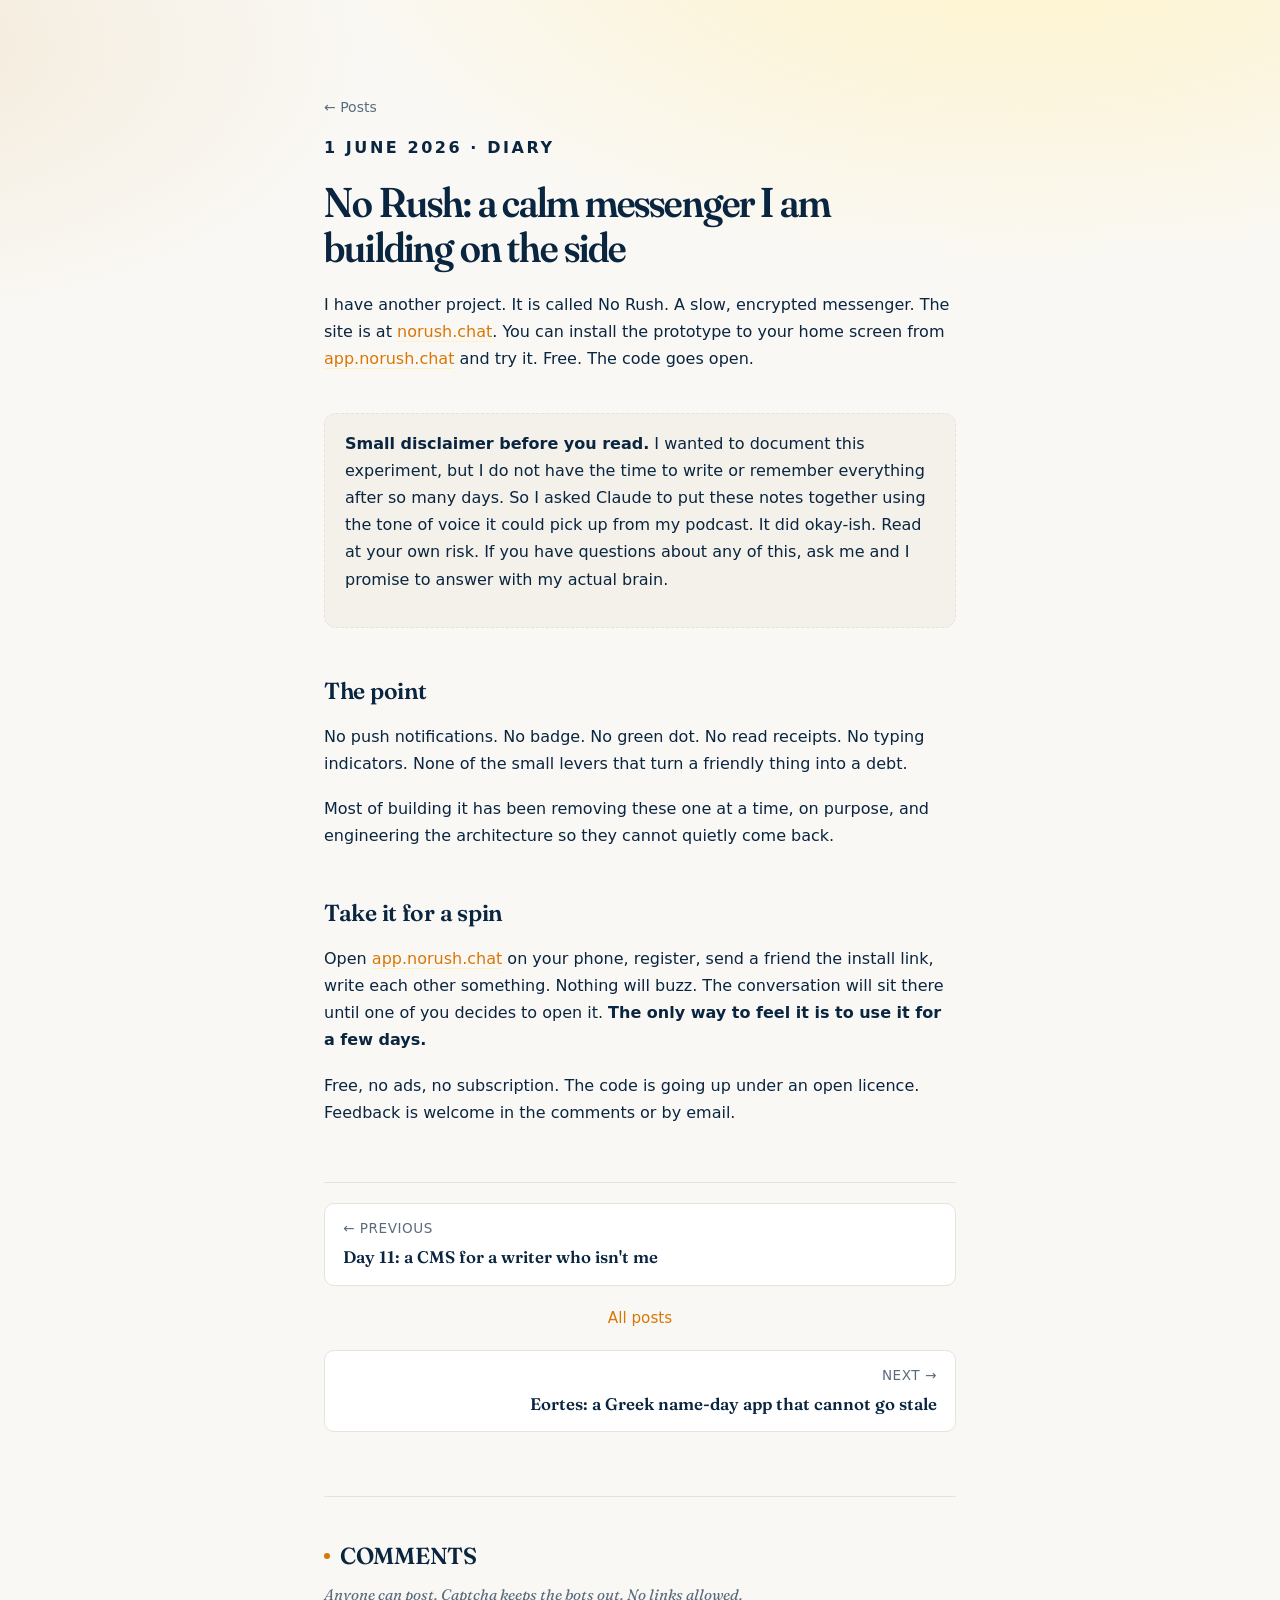
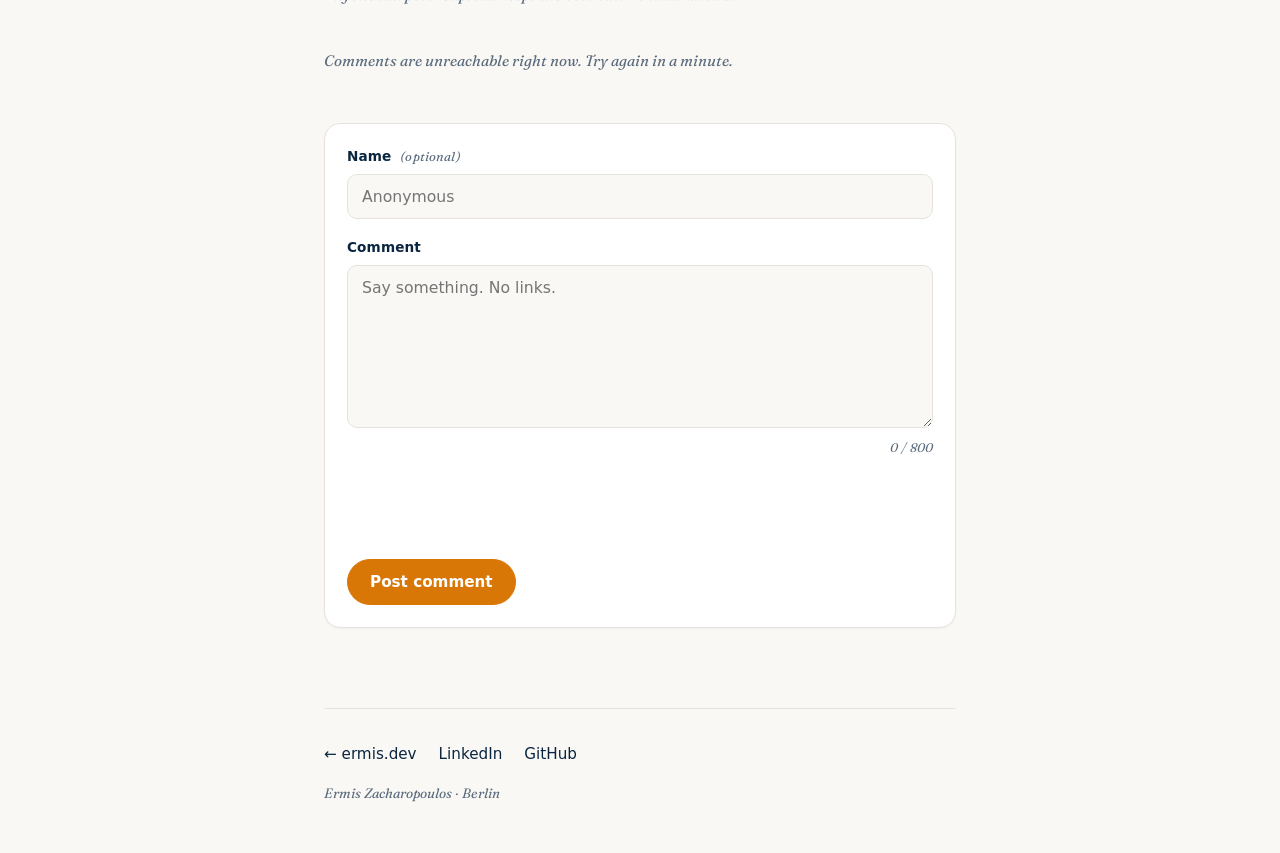
<file: posts/no-rush-day-one.html>
<!doctype html>
<html lang="en">
<head>
<meta charset="utf-8">
<meta name="viewport" content="width=device-width, initial-scale=1">
<title>No Rush: a calm messenger I am building on the side — Ermis Zacharopoulos</title>
<meta name="description" content="A slow encrypted messenger. No notifications, no badge, no green dot. Free. Code goes open. Take it for a spin.">
<link rel="icon" href="../favicon.svg" type="image/svg+xml">
<link rel="preconnect" href="https://fonts.googleapis.com">
<link rel="preconnect" href="https://fonts.gstatic.com" crossorigin>
<link href="https://fonts.googleapis.com/css2?family=Fraunces:opsz,wght@9..144,400..700&display=swap" rel="stylesheet">
<link rel="stylesheet" href="../styles.css?v=2026-06-01-norush-c">
<meta property="og:title" content="No Rush: a calm messenger I am building on the side">
<meta property="og:description" content="No notifications. No badge. No green dot. Free. Code goes open. Take it for a spin.">
<meta property="og:type" content="article">
<meta property="og:image" content="https://ennui92.github.io/ermis-dev/assets/no-rush-promo.svg">
<meta property="og:url" content="https://ennui92.github.io/ermis-dev/posts/no-rush-day-one.html">
<meta name="twitter:card" content="summary_large_image">
<script defer src="https://ermis-tally.zach-ermis.workers.dev/t.js"></script>
</head>
<body>
<main class="post">
  <p class="post-back"><a href="../#posts">&larr; Posts</a></p>

  <article>
    <header class="post-head">
      <p class="post-meta">1 June 2026 &middot; Diary</p>
      <h1>No Rush: a calm messenger I am building on the side</h1>
      <p class="post-lede">I have another project. It is called No Rush. A slow, encrypted messenger. The site is at <a href="https://norush.chat" target="_blank" rel="noopener">norush.chat</a>. You can install the prototype to your home screen from <a href="https://app.norush.chat" target="_blank" rel="noopener">app.norush.chat</a> and try it. Free. The code goes open.</p>
    </header>

    <aside class="post-disclaimer">
      <p><strong>Small disclaimer before you read.</strong> I wanted to document this experiment, but I do not have the time to write or remember everything after so many days. So I asked Claude to put these notes together using the tone of voice it could pick up from my podcast. It did okay-ish. Read at your own risk. If you have questions about any of this, ask me and I promise to answer with my actual brain.</p>
    </aside>

    <h2>The point</h2>
    <p>No push notifications. No badge. No green dot. No read receipts. No typing indicators. None of the small levers that turn a friendly thing into a debt.</p>
    <p>Most of building it has been removing these one at a time, on purpose, and engineering the architecture so they cannot quietly come back.</p>

    <h2>Take it for a spin</h2>
    <p>Open <a href="https://app.norush.chat" target="_blank" rel="noopener">app.norush.chat</a> on your phone, register, send a friend the install link, write each other something. Nothing will buzz. The conversation will sit there until one of you decides to open it. <strong>The only way to feel it is to use it for a few days.</strong></p>
    <p>Free, no ads, no subscription. The code is going up under an open licence. Feedback is welcome in the comments or by email.</p>
  </article>

  <nav class="post-nav" aria-label="Post navigation">
    <a class="post-nav-prev" href="pull-the-plug-day-11.html">
      <span class="post-nav-label">&larr; Previous</span>
      <span class="post-nav-title">Day 11: a CMS for a writer who isn't me</span>
    </a>
    <a class="post-nav-index" href="./">All posts</a>
    <a class="post-nav-next" href="eortes-day-one.html">
      <span class="post-nav-label">Next &rarr;</span>
      <span class="post-nav-title">Eortes: a Greek name-day app that cannot go stale</span>
    </a>
  </nav>

  <section class="comments" aria-labelledby="comments-heading" data-post-id="no-rush-day-one">
    <h2 id="comments-heading">Comments</h2>
    <p class="comments-intro">Anyone can post. Captcha keeps the bots out. No links allowed.</p>

    <ul class="comment-list" id="comment-list" aria-live="polite">
      <li class="comment-loading">Loading comments&hellip;</li>
    </ul>

    <form class="comment-form" id="comment-form" novalidate>
      <div class="comment-honeypot" aria-hidden="true">
        <label for="comment-website">Website (leave blank)</label>
        <input type="text" id="comment-website" name="website" tabindex="-1" autocomplete="off">
      </div>

      <div class="comment-field">
        <label for="comment-name">Name <span class="comment-hint">(optional)</span></label>
        <input type="text" id="comment-name" name="name" maxlength="40" autocomplete="off" placeholder="Anonymous">
      </div>

      <div class="comment-field">
        <label for="comment-body">Comment</label>
        <textarea id="comment-body" name="body" rows="6" maxlength="800" required placeholder="Say something. No links."></textarea>
        <p class="comment-counter"><span id="comment-counter">0</span> / 800</p>
      </div>

      <div class="cf-turnstile" data-sitekey="1x00000000000000000000AA" data-theme="light"></div>

      <div class="comment-actions">
        <button type="submit" id="comment-submit">Post comment</button>
        <p class="comment-status" id="comment-status" role="status" aria-live="polite"></p>
      </div>
    </form>

    <noscript>
      <p class="comments-fallback">Comments need JavaScript. Email me via the link in the footer instead.</p>
    </noscript>
  </section>

  <script src="https://challenges.cloudflare.com/turnstile/v0/api.js" async defer></script>
  <script src="../assets/comments.js?v=2026-06-01-norush" defer></script>

  <footer>
    <ul class="socials">
      <li><a href="../">&larr; ermis.dev</a></li>
      <li><a href="https://www.linkedin.com/in/ermis-zacharopoulos-2819968b/" target="_blank" rel="noopener">LinkedIn</a></li>
      <li><a href="https://github.com/Ennui92" target="_blank" rel="noopener">GitHub</a></li>
    </ul>
    <p class="meta">Ermis Zacharopoulos &middot; Berlin</p>
  </footer>
</main>
</body>
</html>
</file>
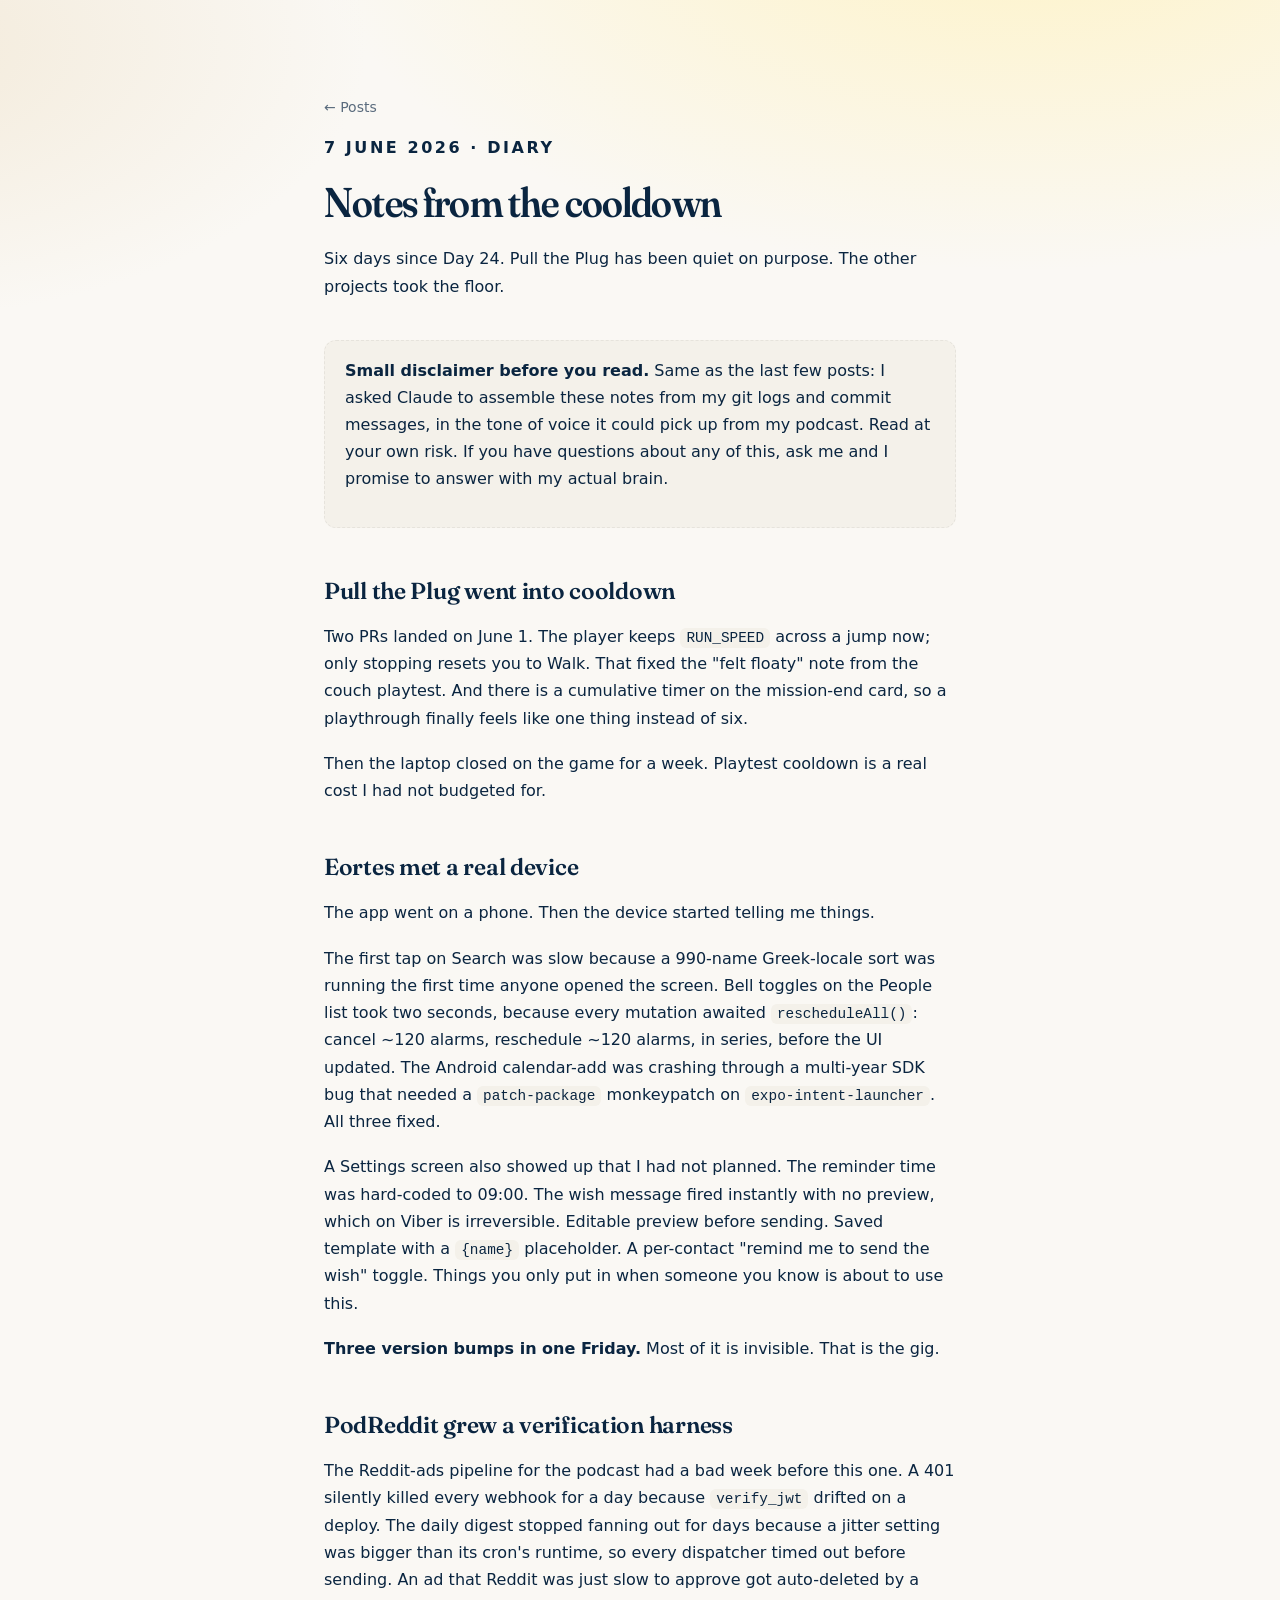
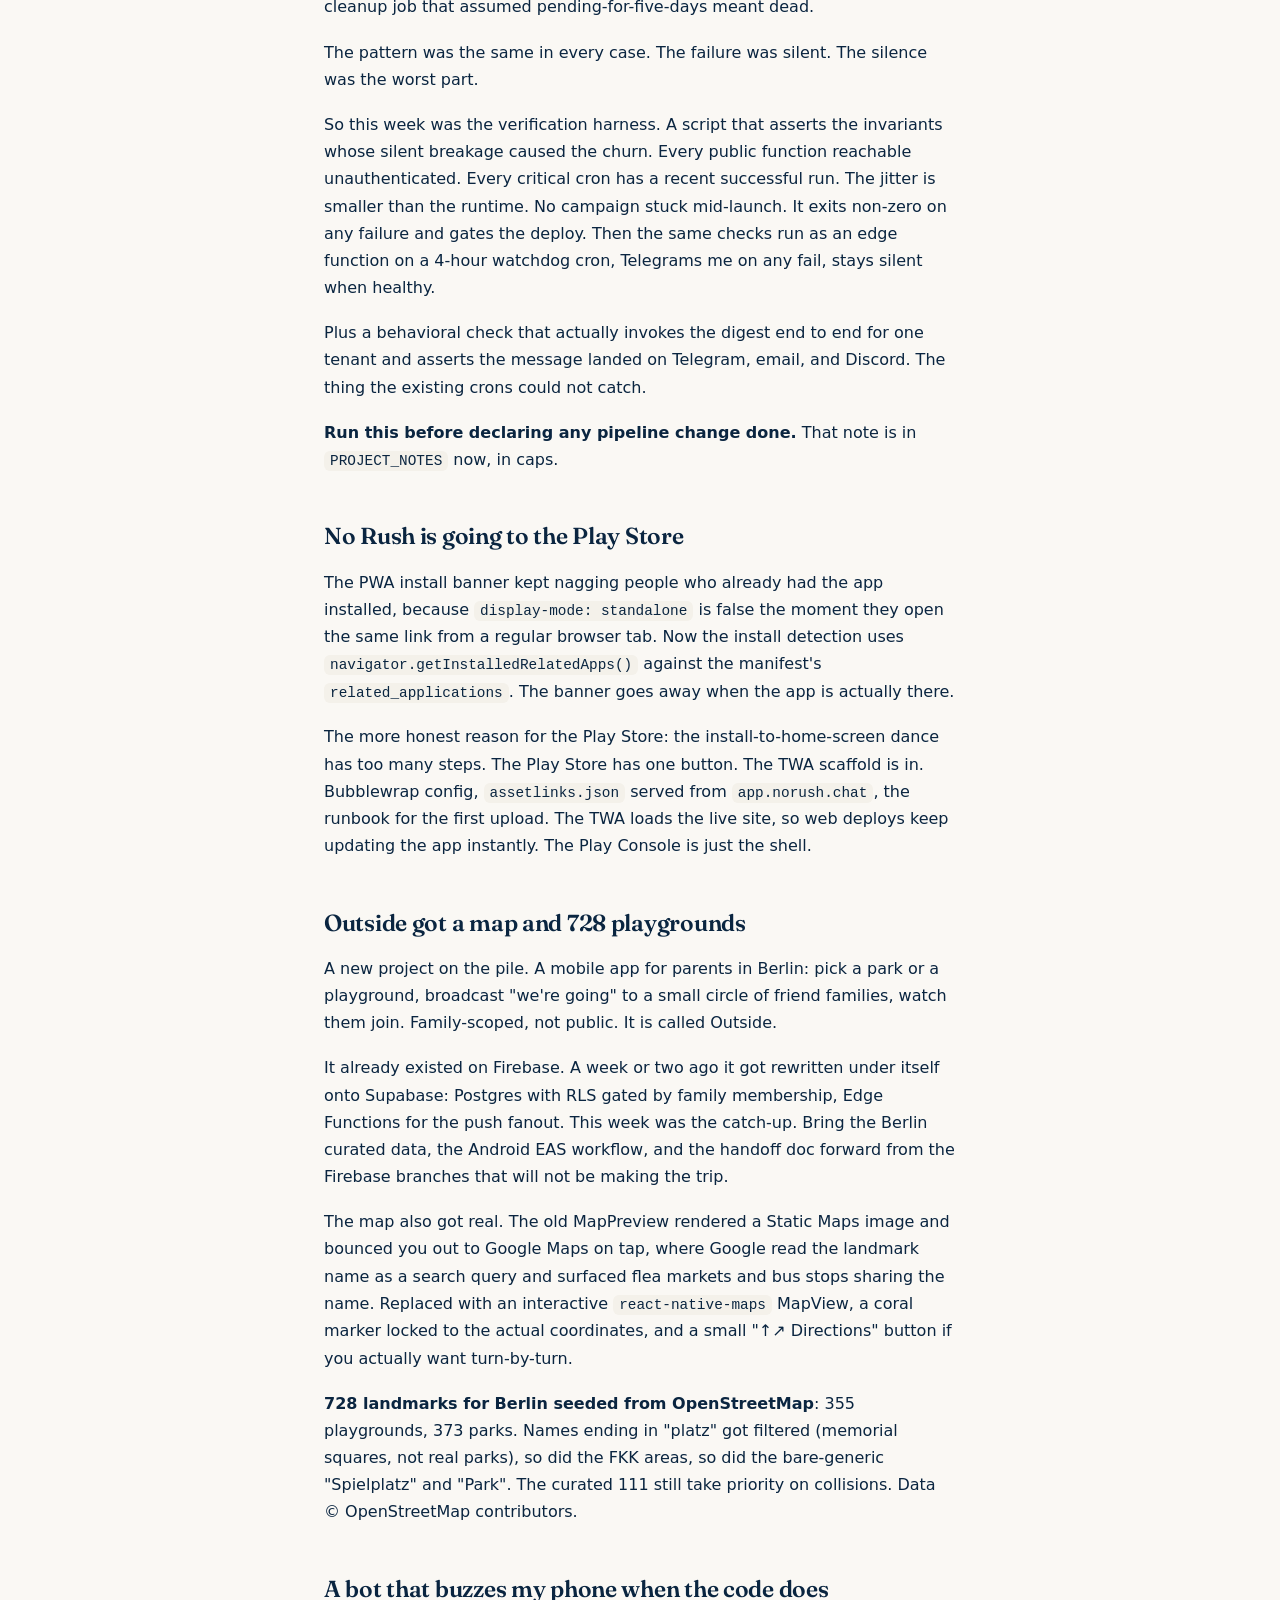
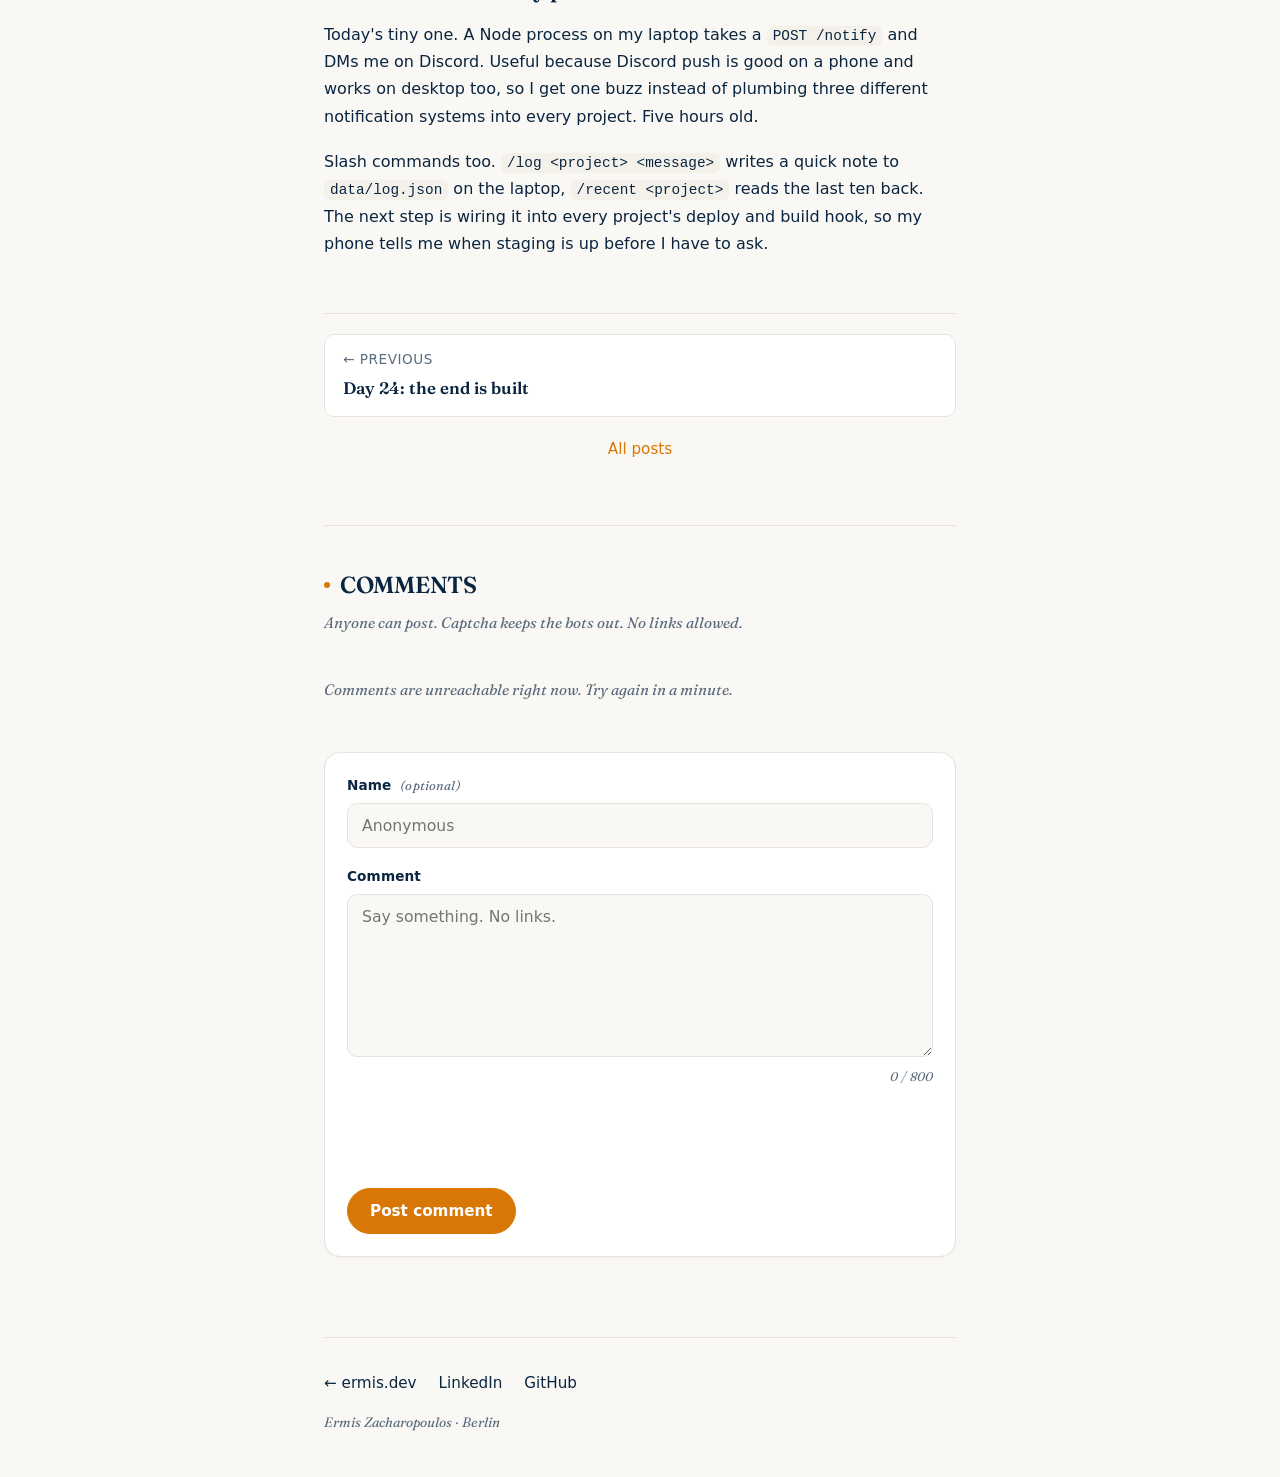
<file: posts/notes-from-the-cooldown.html>
<!doctype html>
<html lang="en">
<head>
<meta charset="utf-8">
<meta name="viewport" content="width=device-width, initial-scale=1">
<title>Notes from the cooldown &mdash; Ermis Zacharopoulos</title>
<meta name="description" content="Six days since Day 24. Pull the Plug went into cooldown. Eortes met a real phone, PodReddit grew a verification harness, No Rush is heading to the Play Store, Outside got a real map plus 728 Berlin playgrounds, and a Discord bot started buzzing my phone when the code does.">
<link rel="icon" href="../favicon.svg" type="image/svg+xml">
<link rel="preconnect" href="https://fonts.googleapis.com">
<link rel="preconnect" href="https://fonts.gstatic.com" crossorigin>
<link href="https://fonts.googleapis.com/css2?family=Fraunces:opsz,wght@9..144,400..700&display=swap" rel="stylesheet">
<link rel="stylesheet" href="../styles.css?v=2026-06-07-cooldown">
<meta property="og:title" content="Notes from the cooldown">
<meta property="og:description" content="Six days since Day 24. The game went quiet on purpose. The other four projects took the floor.">
<meta property="og:type" content="article">
<meta property="og:image" content="https://ennui92.github.io/ermis-dev/assets/posts/day-24-gf-playthrough.webp">
<meta property="og:url" content="https://ennui92.github.io/ermis-dev/posts/notes-from-the-cooldown.html">
<meta name="twitter:card" content="summary_large_image">
<script defer src="https://ermis-tally.zach-ermis.workers.dev/t.js"></script>
</head>
<body>
<main class="post">
  <p class="post-back"><a href="../#posts">&larr; Posts</a></p>

  <article>
    <header class="post-head">
      <p class="post-meta">7 June 2026 &middot; Diary</p>
      <h1>Notes from the cooldown</h1>
      <p class="post-lede">Six days since Day 24. Pull the Plug has been quiet on purpose. The other projects took the floor.</p>
    </header>

    <aside class="post-disclaimer">
      <p><strong>Small disclaimer before you read.</strong> Same as the last few posts: I asked Claude to assemble these notes from my git logs and commit messages, in the tone of voice it could pick up from my podcast. Read at your own risk. If you have questions about any of this, ask me and I promise to answer with my actual brain.</p>
    </aside>

    <h2>Pull the Plug went into cooldown</h2>
    <p>Two PRs landed on June 1. The player keeps <code>RUN_SPEED</code> across a jump now; only stopping resets you to Walk. That fixed the "felt floaty" note from the couch playtest. And there is a cumulative timer on the mission-end card, so a playthrough finally feels like one thing instead of six.</p>
    <p>Then the laptop closed on the game for a week. Playtest cooldown is a real cost I had not budgeted for.</p>

    <h2>Eortes met a real device</h2>
    <p>The app went on a phone. Then the device started telling me things.</p>
    <p>The first tap on Search was slow because a 990-name Greek-locale sort was running the first time anyone opened the screen. Bell toggles on the People list took two seconds, because every mutation awaited <code>rescheduleAll()</code>: cancel ~120 alarms, reschedule ~120 alarms, in series, before the UI updated. The Android calendar-add was crashing through a multi-year SDK bug that needed a <code>patch-package</code> monkeypatch on <code>expo-intent-launcher</code>. All three fixed.</p>
    <p>A Settings screen also showed up that I had not planned. The reminder time was hard-coded to 09:00. The wish message fired instantly with no preview, which on Viber is irreversible. Editable preview before sending. Saved template with a <code>{name}</code> placeholder. A per-contact "remind me to send the wish" toggle. Things you only put in when someone you know is about to use this.</p>
    <p><strong>Three version bumps in one Friday.</strong> Most of it is invisible. That is the gig.</p>

    <h2>PodReddit grew a verification harness</h2>
    <p>The Reddit-ads pipeline for the podcast had a bad week before this one. A 401 silently killed every webhook for a day because <code>verify_jwt</code> drifted on a deploy. The daily digest stopped fanning out for days because a jitter setting was bigger than its cron's runtime, so every dispatcher timed out before sending. An ad that Reddit was just slow to approve got auto-deleted by a cleanup job that assumed pending-for-five-days meant dead.</p>
    <p>The pattern was the same in every case. The failure was silent. The silence was the worst part.</p>
    <p>So this week was the verification harness. A script that asserts the invariants whose silent breakage caused the churn. Every public function reachable unauthenticated. Every critical cron has a recent successful run. The jitter is smaller than the runtime. No campaign stuck mid-launch. It exits non-zero on any failure and gates the deploy. Then the same checks run as an edge function on a 4-hour watchdog cron, Telegrams me on any fail, stays silent when healthy.</p>
    <p>Plus a behavioral check that actually invokes the digest end to end for one tenant and asserts the message landed on Telegram, email, and Discord. The thing the existing crons could not catch.</p>
    <p><strong>Run this before declaring any pipeline change done.</strong> That note is in <code>PROJECT_NOTES</code> now, in caps.</p>

    <h2>No Rush is going to the Play Store</h2>
    <p>The PWA install banner kept nagging people who already had the app installed, because <code>display-mode: standalone</code> is false the moment they open the same link from a regular browser tab. Now the install detection uses <code>navigator.getInstalledRelatedApps()</code> against the manifest's <code>related_applications</code>. The banner goes away when the app is actually there.</p>
    <p>The more honest reason for the Play Store: the install-to-home-screen dance has too many steps. The Play Store has one button. The TWA scaffold is in. Bubblewrap config, <code>assetlinks.json</code> served from <code>app.norush.chat</code>, the runbook for the first upload. The TWA loads the live site, so web deploys keep updating the app instantly. The Play Console is just the shell.</p>

    <h2>Outside got a map and 728 playgrounds</h2>
    <p>A new project on the pile. A mobile app for parents in Berlin: pick a park or a playground, broadcast "we're going" to a small circle of friend families, watch them join. Family-scoped, not public. It is called Outside.</p>
    <p>It already existed on Firebase. A week or two ago it got rewritten under itself onto Supabase: Postgres with RLS gated by family membership, Edge Functions for the push fanout. This week was the catch-up. Bring the Berlin curated data, the Android EAS workflow, and the handoff doc forward from the Firebase branches that will not be making the trip.</p>
    <p>The map also got real. The old MapPreview rendered a Static Maps image and bounced you out to Google Maps on tap, where Google read the landmark name as a search query and surfaced flea markets and bus stops sharing the name. Replaced with an interactive <code>react-native-maps</code> MapView, a coral marker locked to the actual coordinates, and a small "&uarr;&nearr; Directions" button if you actually want turn-by-turn.</p>
    <p><strong>728 landmarks for Berlin seeded from OpenStreetMap</strong>: 355 playgrounds, 373 parks. Names ending in "platz" got filtered (memorial squares, not real parks), so did the FKK areas, so did the bare-generic "Spielplatz" and "Park". The curated 111 still take priority on collisions. Data &copy; OpenStreetMap contributors.</p>

    <h2>A bot that buzzes my phone when the code does</h2>
    <p>Today's tiny one. A Node process on my laptop takes a <code>POST /notify</code> and DMs me on Discord. Useful because Discord push is good on a phone and works on desktop too, so I get one buzz instead of plumbing three different notification systems into every project. Five hours old.</p>
    <p>Slash commands too. <code>/log &lt;project&gt; &lt;message&gt;</code> writes a quick note to <code>data/log.json</code> on the laptop, <code>/recent &lt;project&gt;</code> reads the last ten back. The next step is wiring it into every project's deploy and build hook, so my phone tells me when staging is up before I have to ask.</p>
  </article>

  <nav class="post-nav" aria-label="Post navigation">
    <a class="post-nav-prev" href="pull-the-plug-day-24.html">
      <span class="post-nav-label">&larr; Previous</span>
      <span class="post-nav-title">Day 24: the end is built</span>
    </a>
    <a class="post-nav-index" href="./">All posts</a>
  </nav>

  <section class="comments" aria-labelledby="comments-heading" data-post-id="notes-from-the-cooldown">
    <h2 id="comments-heading">Comments</h2>
    <p class="comments-intro">Anyone can post. Captcha keeps the bots out. No links allowed.</p>

    <ul class="comment-list" id="comment-list" aria-live="polite">
      <li class="comment-loading">Loading comments&hellip;</li>
    </ul>

    <form class="comment-form" id="comment-form" novalidate>
      <div class="comment-honeypot" aria-hidden="true">
        <label for="comment-website">Website (leave blank)</label>
        <input type="text" id="comment-website" name="website" tabindex="-1" autocomplete="off">
      </div>

      <div class="comment-field">
        <label for="comment-name">Name <span class="comment-hint">(optional)</span></label>
        <input type="text" id="comment-name" name="name" maxlength="40" autocomplete="off" placeholder="Anonymous">
      </div>

      <div class="comment-field">
        <label for="comment-body">Comment</label>
        <textarea id="comment-body" name="body" rows="6" maxlength="800" required placeholder="Say something. No links."></textarea>
        <p class="comment-counter"><span id="comment-counter">0</span> / 800</p>
      </div>

      <div class="cf-turnstile" data-sitekey="1x00000000000000000000AA" data-theme="light"></div>

      <div class="comment-actions">
        <button type="submit" id="comment-submit">Post comment</button>
        <p class="comment-status" id="comment-status" role="status" aria-live="polite"></p>
      </div>
    </form>

    <noscript>
      <p class="comments-fallback">Comments need JavaScript. Email me via the link in the footer instead.</p>
    </noscript>
  </section>

  <script src="https://challenges.cloudflare.com/turnstile/v0/api.js" async defer></script>
  <script src="../assets/comments.js?v=2026-06-07-cooldown" defer></script>

  <footer>
    <ul class="socials">
      <li><a href="../">&larr; ermis.dev</a></li>
      <li><a href="https://www.linkedin.com/in/ermis-zacharopoulos-2819968b/" target="_blank" rel="noopener">LinkedIn</a></li>
      <li><a href="https://github.com/Ennui92" target="_blank" rel="noopener">GitHub</a></li>
    </ul>
    <p class="meta">Ermis Zacharopoulos &middot; Berlin</p>
  </footer>
</main>
</body>
</html>
</file>
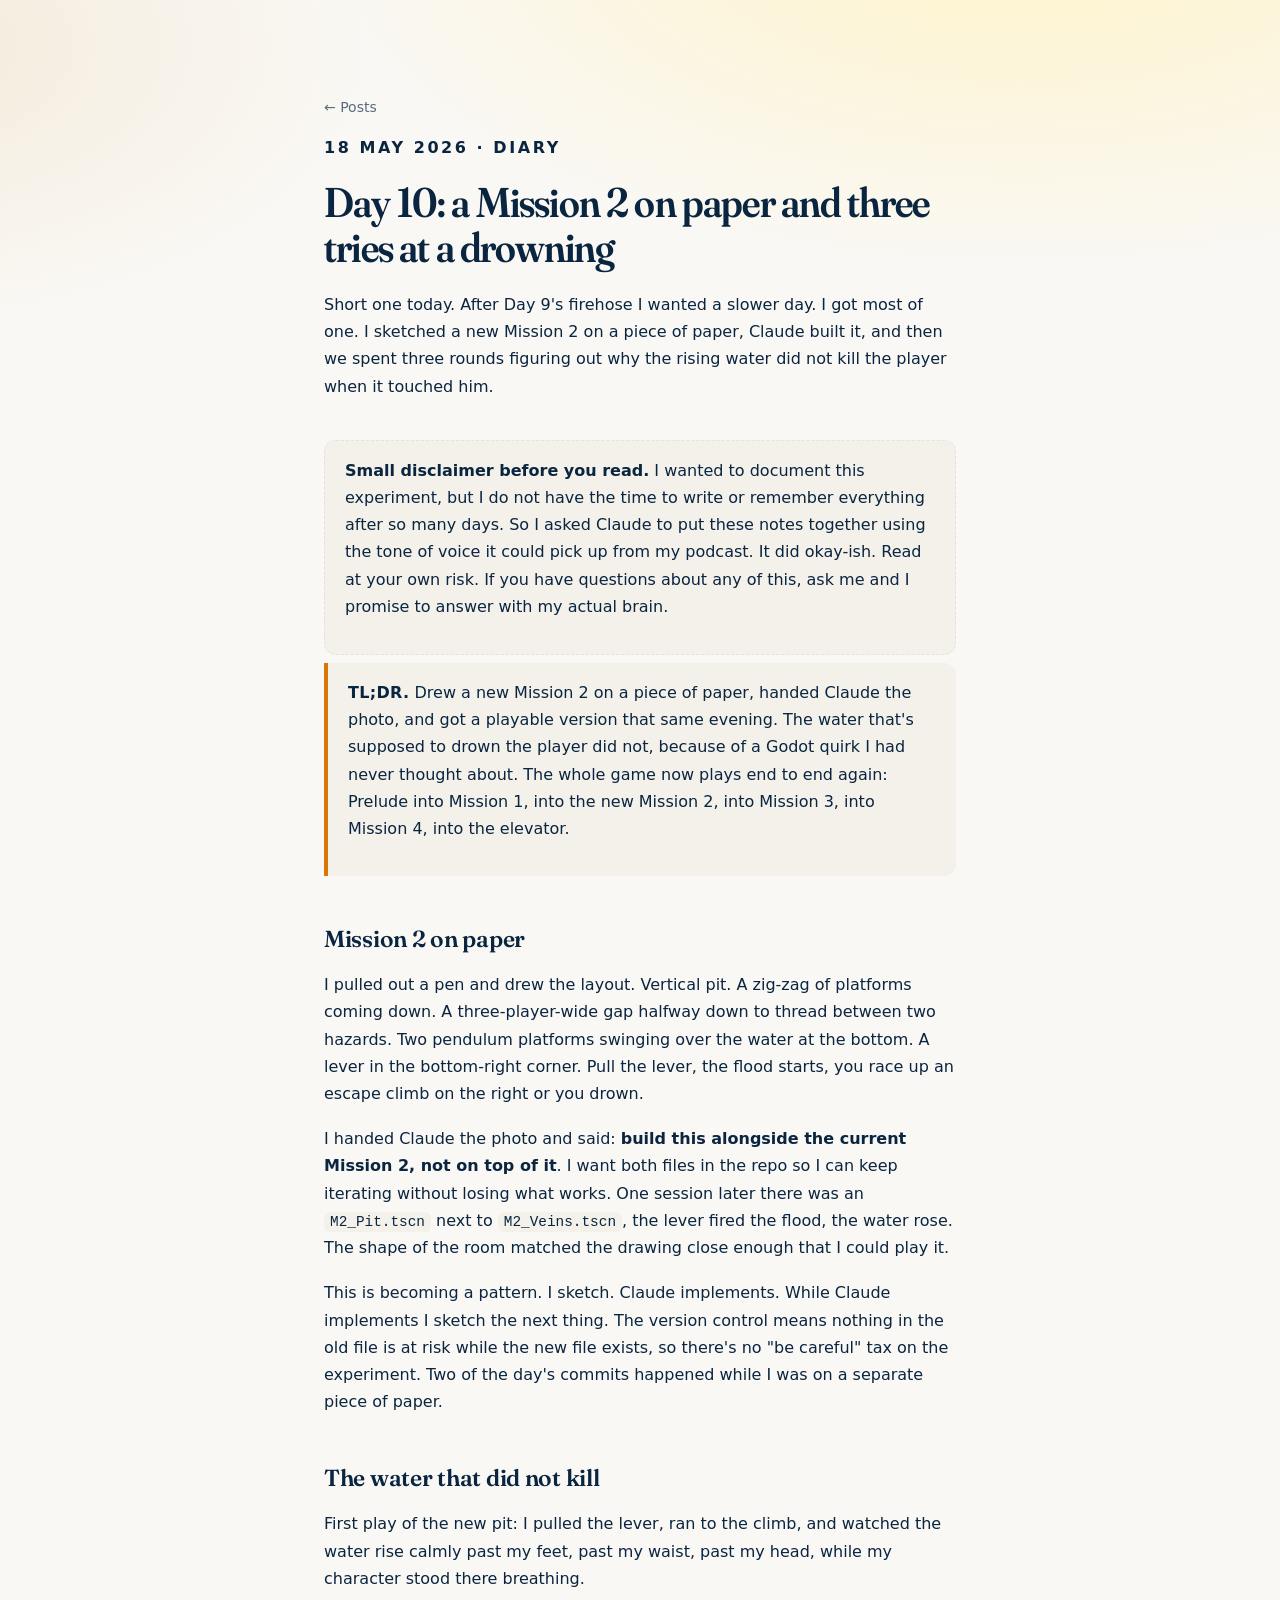
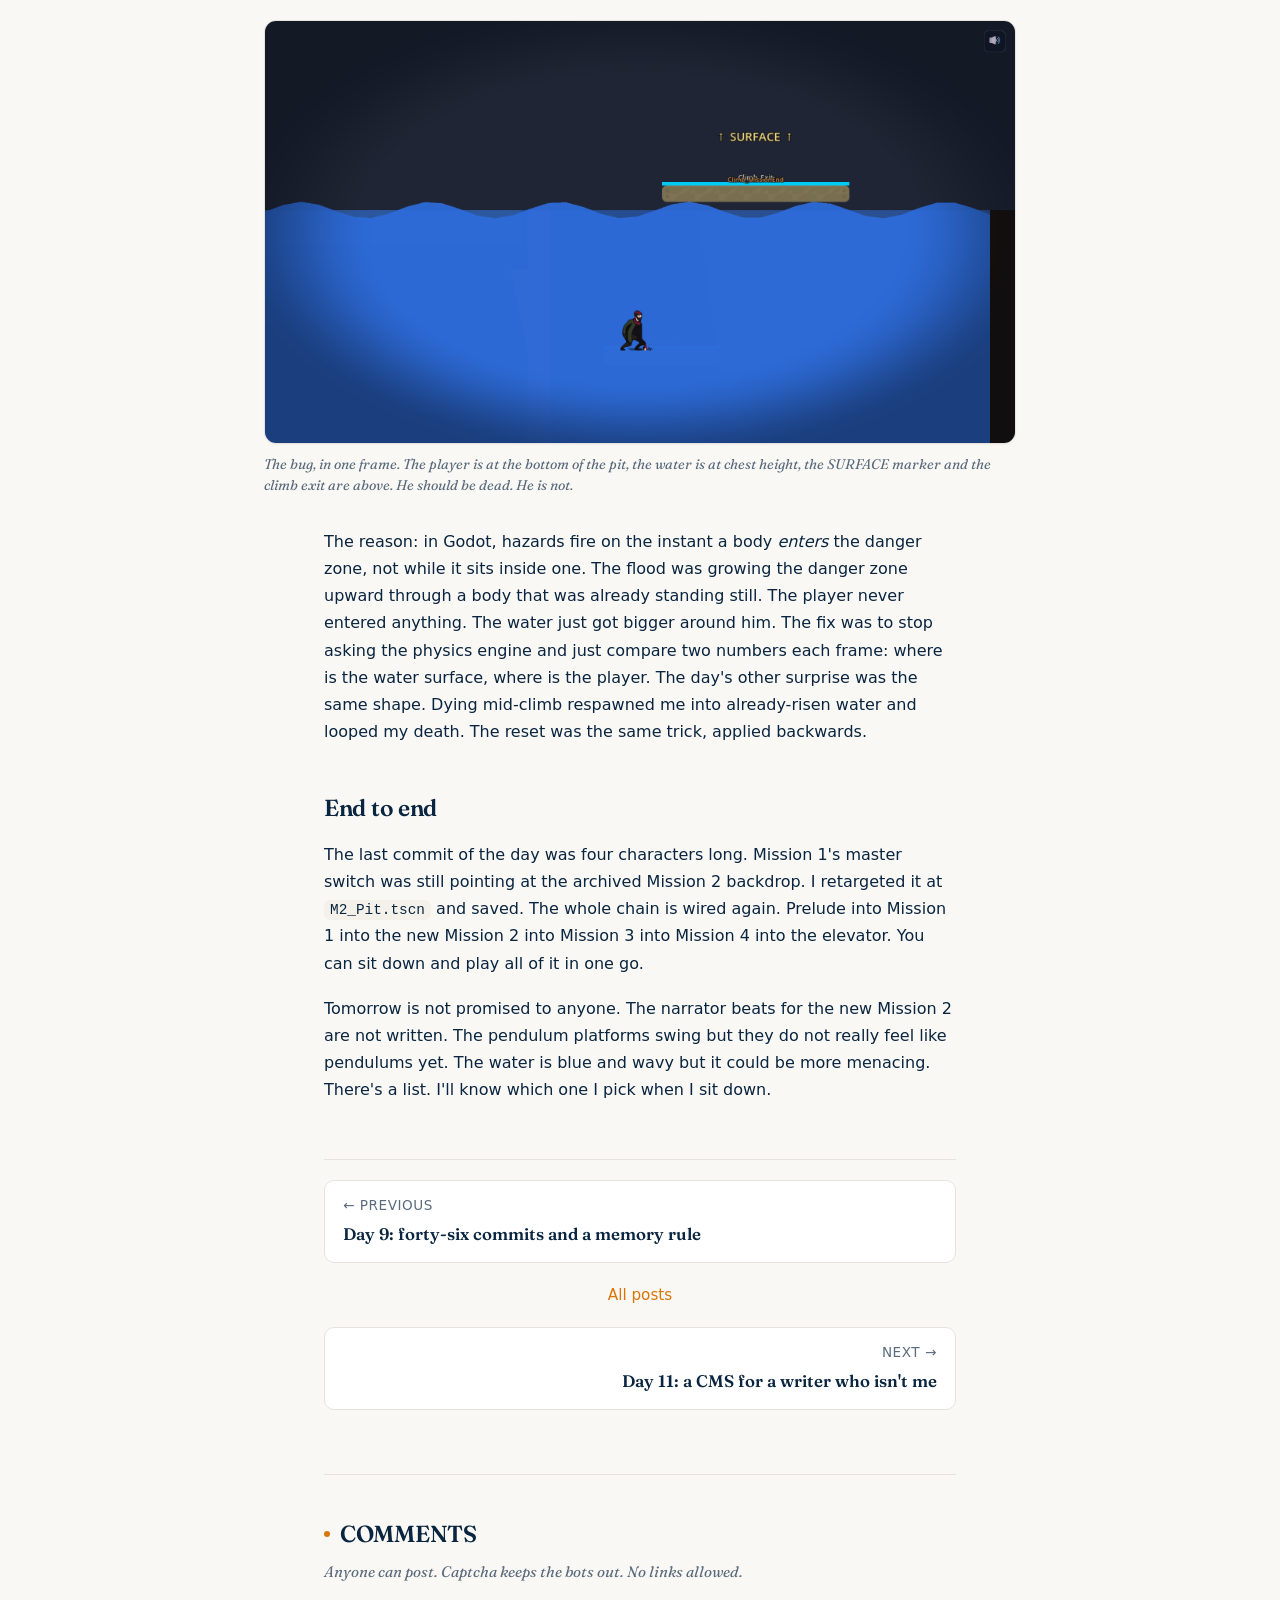
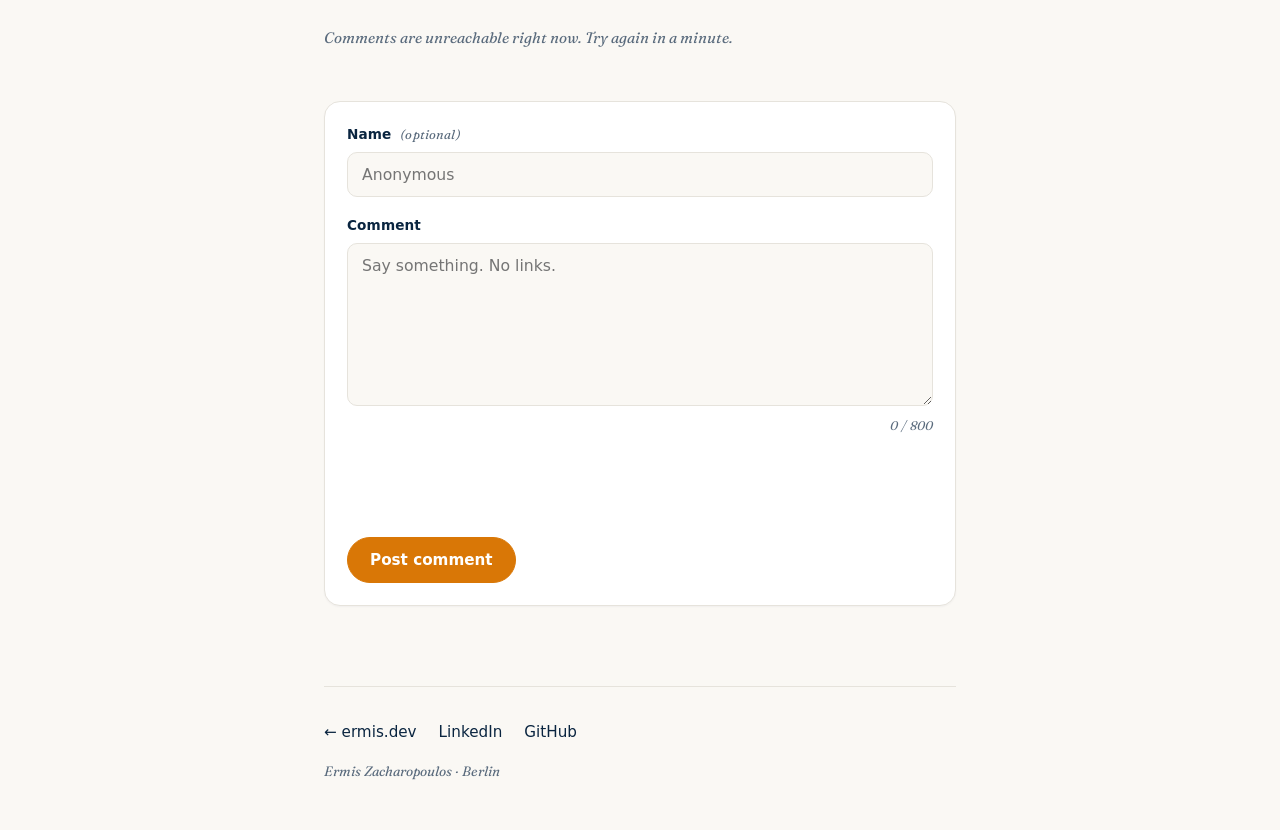
<file: posts/pull-the-plug-day-10.html>
<!doctype html>
<html lang="en">
<head>
<meta charset="utf-8">
<meta name="viewport" content="width=device-width, initial-scale=1">
<title>Day 10: a Mission 2 on paper and three tries at a drowning — Ermis Zacharopoulos</title>
<meta name="description" content="Day 10 of building Pull the Plug. I sketched a new Mission 2 on a piece of paper, Claude built it, and then we spent three rounds figuring out why the rising water did not kill the player.">
<link rel="icon" href="../favicon.svg" type="image/svg+xml">
<link rel="preconnect" href="https://fonts.googleapis.com">
<link rel="preconnect" href="https://fonts.gstatic.com" crossorigin>
<link href="https://fonts.googleapis.com/css2?family=Fraunces:opsz,wght@9..144,400..700&display=swap" rel="stylesheet">
<link rel="stylesheet" href="../styles.css?v=2026-05-18-day10a">
<meta property="og:title" content="Day 10: a Mission 2 on paper and three tries at a drowning">
<meta property="og:description" content="I sketched a new Mission 2 on paper, Claude built it, and then we spent three rounds figuring out why the rising water did not kill the player.">
<meta property="og:type" content="article">
<meta property="og:image" content="https://ermis.dev/assets/posts/day-10-water-that-did-not-kill.png">
<meta property="og:url" content="https://ermis.dev/posts/pull-the-plug-day-10.html">
<meta name="twitter:card" content="summary_large_image">
<script defer src="https://ermis-tally.zach-ermis.workers.dev/t.js"></script>
</head>
<body>
<main class="post">
  <p class="post-back"><a href="../#posts">&larr; Posts</a></p>

  <article>
    <header class="post-head">
      <p class="post-meta">18 May 2026 &middot; Diary</p>
      <h1>Day 10: a Mission 2 on paper and three tries at a drowning</h1>
      <p class="post-lede">Short one today. After Day 9's firehose I wanted a slower day. I got most of one. I sketched a new Mission 2 on a piece of paper, Claude built it, and then we spent three rounds figuring out why the rising water did not kill the player when it touched him.</p>
    </header>

    <aside class="post-disclaimer">
      <p><strong>Small disclaimer before you read.</strong> I wanted to document this experiment, but I do not have the time to write or remember everything after so many days. So I asked Claude to put these notes together using the tone of voice it could pick up from my podcast. It did okay-ish. Read at your own risk. If you have questions about any of this, ask me and I promise to answer with my actual brain.</p>
    </aside>

    <aside class="post-tldr">
      <p><strong>TL;DR.</strong> Drew a new Mission 2 on a piece of paper, handed Claude the photo, and got a playable version that same evening. The water that's supposed to drown the player did not, because of a Godot quirk I had never thought about. The whole game now plays end to end again: Prelude into Mission 1, into the new Mission 2, into Mission 3, into Mission 4, into the elevator.</p>
    </aside>

    <h2>Mission 2 on paper</h2>
    <p>I pulled out a pen and drew the layout. Vertical pit. A zig-zag of platforms coming down. A three-player-wide gap halfway down to thread between two hazards. Two pendulum platforms swinging over the water at the bottom. A lever in the bottom-right corner. Pull the lever, the flood starts, you race up an escape climb on the right or you drown.</p>
    <p>I handed Claude the photo and said: <strong>build this alongside the current Mission 2, not on top of it</strong>. I want both files in the repo so I can keep iterating without losing what works. One session later there was an <code>M2_Pit.tscn</code> next to <code>M2_Veins.tscn</code>, the lever fired the flood, the water rose. The shape of the room matched the drawing close enough that I could play it.</p>
    <p>This is becoming a pattern. I sketch. Claude implements. While Claude implements I sketch the next thing. The version control means nothing in the old file is at risk while the new file exists, so there's no "be careful" tax on the experiment. Two of the day's commits happened while I was on a separate piece of paper.</p>

    <h2>The water that did not kill</h2>
    <p>First play of the new pit: I pulled the lever, ran to the climb, and watched the water rise calmly past my feet, past my waist, past my head, while my character stood there breathing.</p>

    <figure class="post-figure post-figure-wide">
      <img src="../assets/posts/day-10-water-that-did-not-kill.png" alt="A frame from Mission 2: the player is standing on the floor of the pit, the rising water is up past his shoulders, the SURFACE label and the escape platform are visible above, and the player is not dying." loading="lazy">
      <figcaption>The bug, in one frame. The player is at the bottom of the pit, the water is at chest height, the SURFACE marker and the climb exit are above. He should be dead. He is not.</figcaption>
    </figure>

    <p>The reason: in Godot, hazards fire on the instant a body <em>enters</em> the danger zone, not while it sits inside one. The flood was growing the danger zone upward through a body that was already standing still. The player never entered anything. The water just got bigger around him. The fix was to stop asking the physics engine and just compare two numbers each frame: where is the water surface, where is the player. The day's other surprise was the same shape. Dying mid-climb respawned me into already-risen water and looped my death. The reset was the same trick, applied backwards.</p>

    <h2>End to end</h2>
    <p>The last commit of the day was four characters long. Mission 1's master switch was still pointing at the archived Mission 2 backdrop. I retargeted it at <code>M2_Pit.tscn</code> and saved. The whole chain is wired again. Prelude into Mission 1 into the new Mission 2 into Mission 3 into Mission 4 into the elevator. You can sit down and play all of it in one go.</p>
    <p>Tomorrow is not promised to anyone. The narrator beats for the new Mission 2 are not written. The pendulum platforms swing but they do not really feel like pendulums yet. The water is blue and wavy but it could be more menacing. There's a list. I'll know which one I pick when I sit down.</p>
  </article>

  <nav class="post-nav" aria-label="Post navigation">
    <a class="post-nav-prev" href="pull-the-plug-day-9.html">
      <span class="post-nav-label">&larr; Previous</span>
      <span class="post-nav-title">Day 9: forty-six commits and a memory rule</span>
    </a>
    <a class="post-nav-index" href="./">All posts</a>
    <a class="post-nav-next" href="pull-the-plug-day-11.html">
      <span class="post-nav-label">Next &rarr;</span>
      <span class="post-nav-title">Day 11: a CMS for a writer who isn't me</span>
    </a>
  </nav>

  <section class="comments" aria-labelledby="comments-heading" data-post-id="pull-the-plug-day-10">
    <h2 id="comments-heading">Comments</h2>
    <p class="comments-intro">Anyone can post. Captcha keeps the bots out. No links allowed.</p>

    <ul class="comment-list" id="comment-list" aria-live="polite">
      <li class="comment-loading">Loading comments&hellip;</li>
    </ul>

    <form class="comment-form" id="comment-form" novalidate>
      <div class="comment-honeypot" aria-hidden="true">
        <label for="comment-website">Website (leave blank)</label>
        <input type="text" id="comment-website" name="website" tabindex="-1" autocomplete="off">
      </div>

      <div class="comment-field">
        <label for="comment-name">Name <span class="comment-hint">(optional)</span></label>
        <input type="text" id="comment-name" name="name" maxlength="40" autocomplete="off" placeholder="Anonymous">
      </div>

      <div class="comment-field">
        <label for="comment-body">Comment</label>
        <textarea id="comment-body" name="body" rows="6" maxlength="800" required placeholder="Say something. No links."></textarea>
        <p class="comment-counter"><span id="comment-counter">0</span> / 800</p>
      </div>

      <div class="cf-turnstile" data-sitekey="1x00000000000000000000AA" data-theme="light"></div>

      <div class="comment-actions">
        <button type="submit" id="comment-submit">Post comment</button>
        <p class="comment-status" id="comment-status" role="status" aria-live="polite"></p>
      </div>
    </form>

    <noscript>
      <p class="comments-fallback">Comments need JavaScript. Email me via the link in the footer instead.</p>
    </noscript>
  </section>

  <script src="https://challenges.cloudflare.com/turnstile/v0/api.js" async defer></script>
  <script src="../assets/comments.js?v=2026-05-18-day10" defer></script>

  <footer>
    <ul class="socials">
      <li><a href="../">&larr; ermis.dev</a></li>
      <li><a href="https://www.linkedin.com/in/ermis-zacharopoulos-2819968b/" target="_blank" rel="noopener">LinkedIn</a></li>
      <li><a href="https://github.com/Ennui92" target="_blank" rel="noopener">GitHub</a></li>
    </ul>
    <p class="meta">Ermis Zacharopoulos &middot; Berlin</p>
  </footer>
</main>
</body>
</html>
</file>
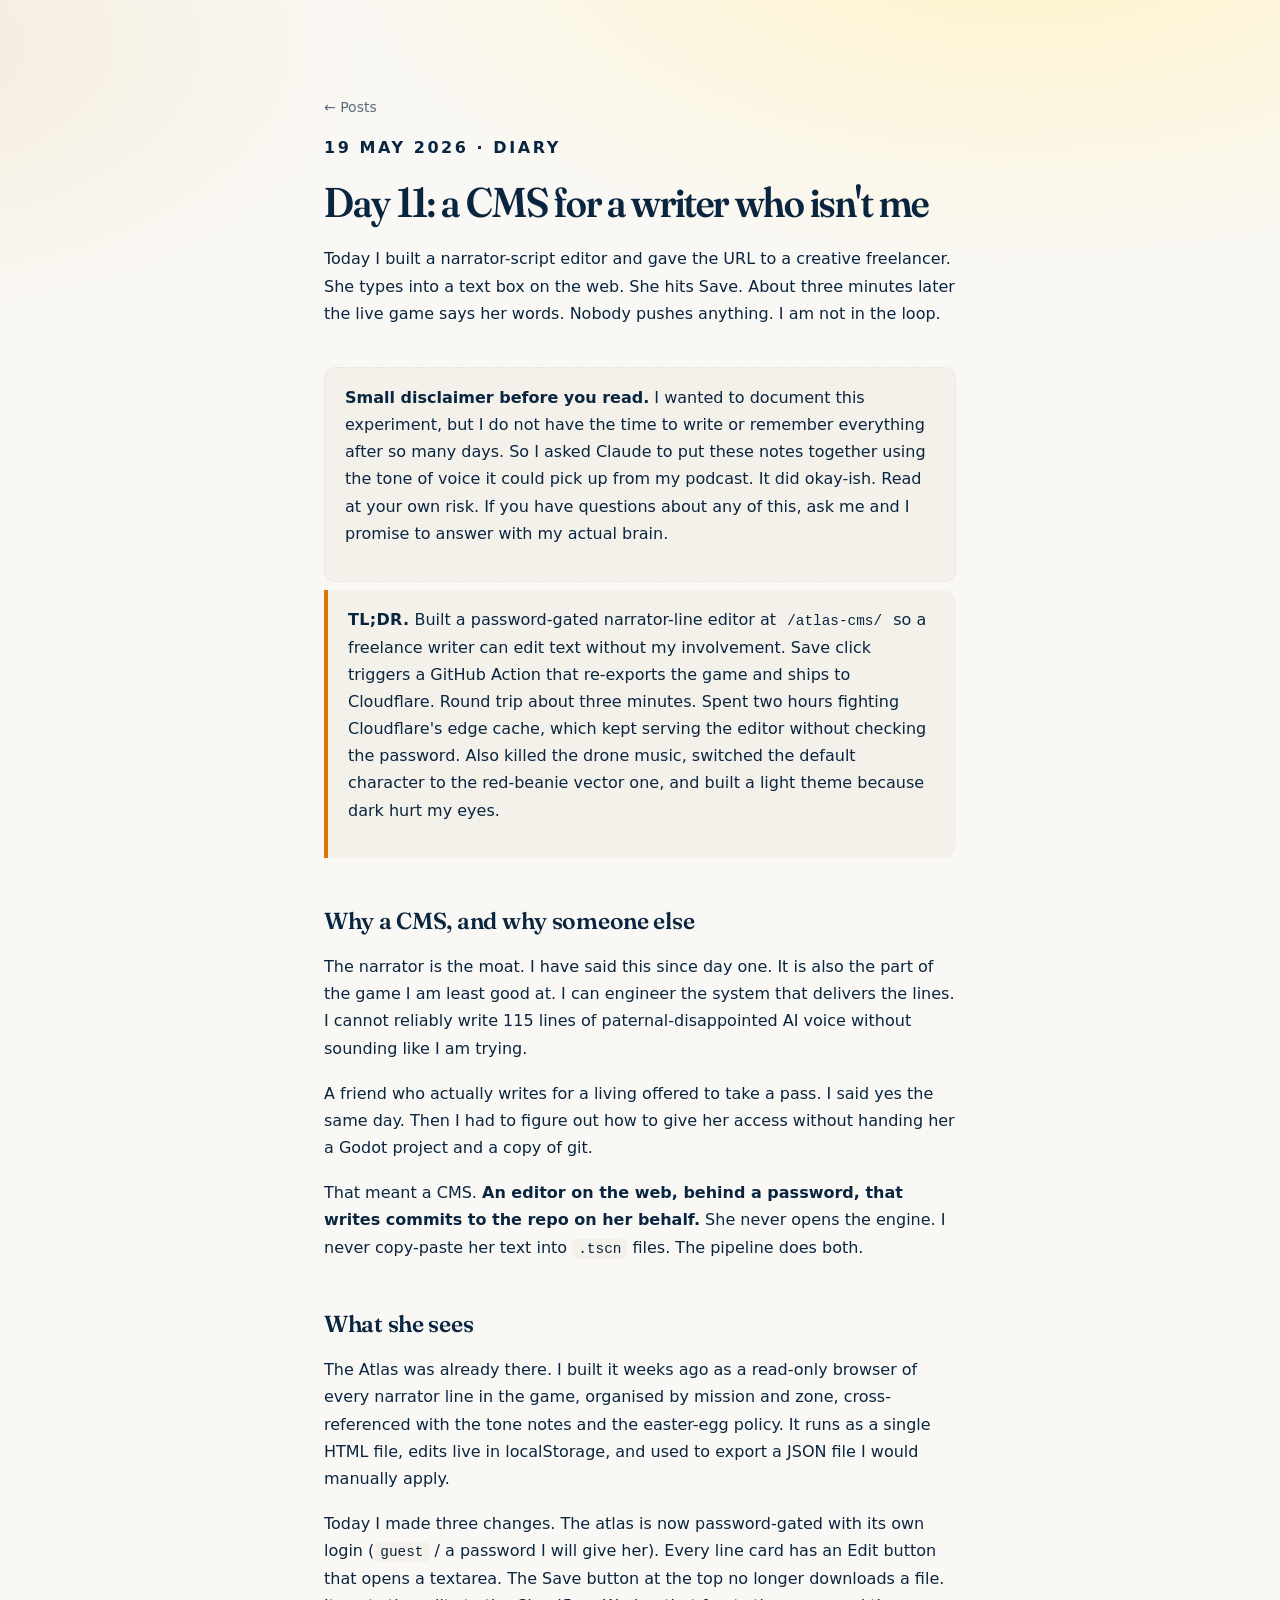
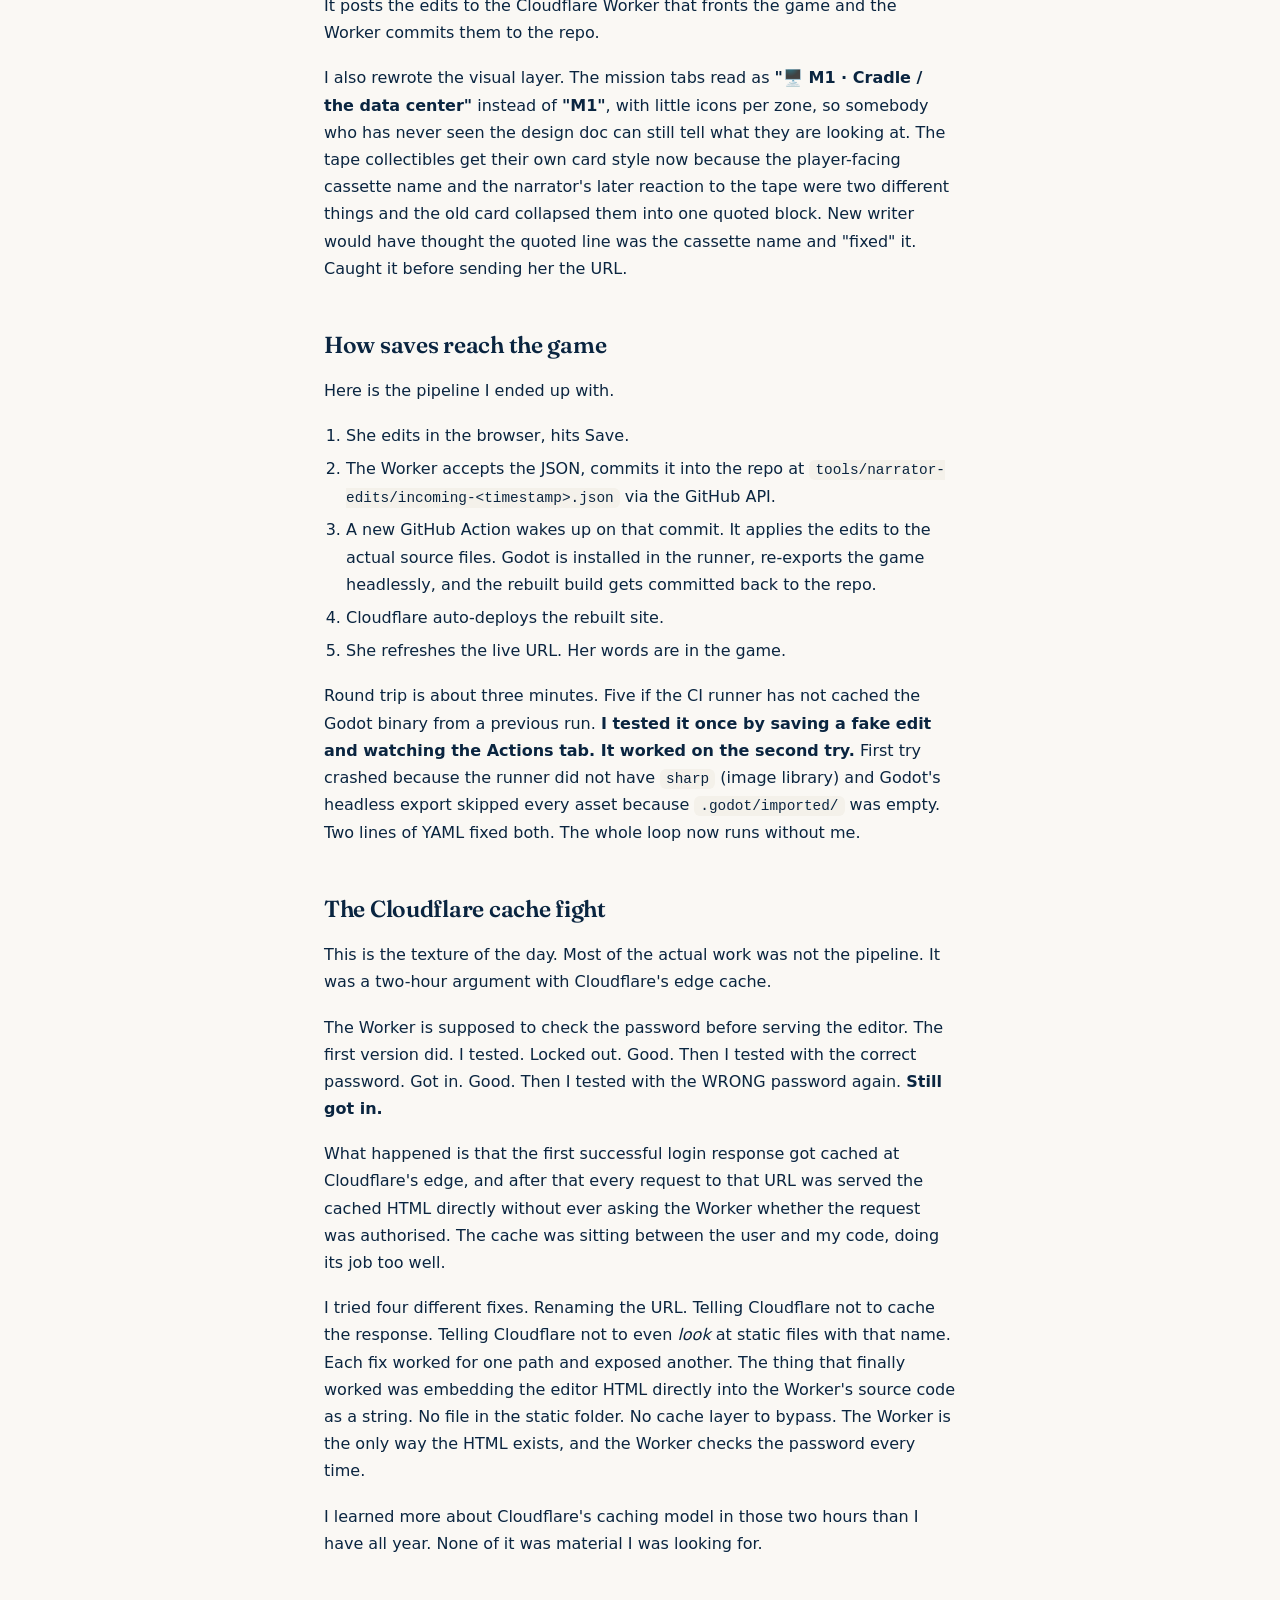
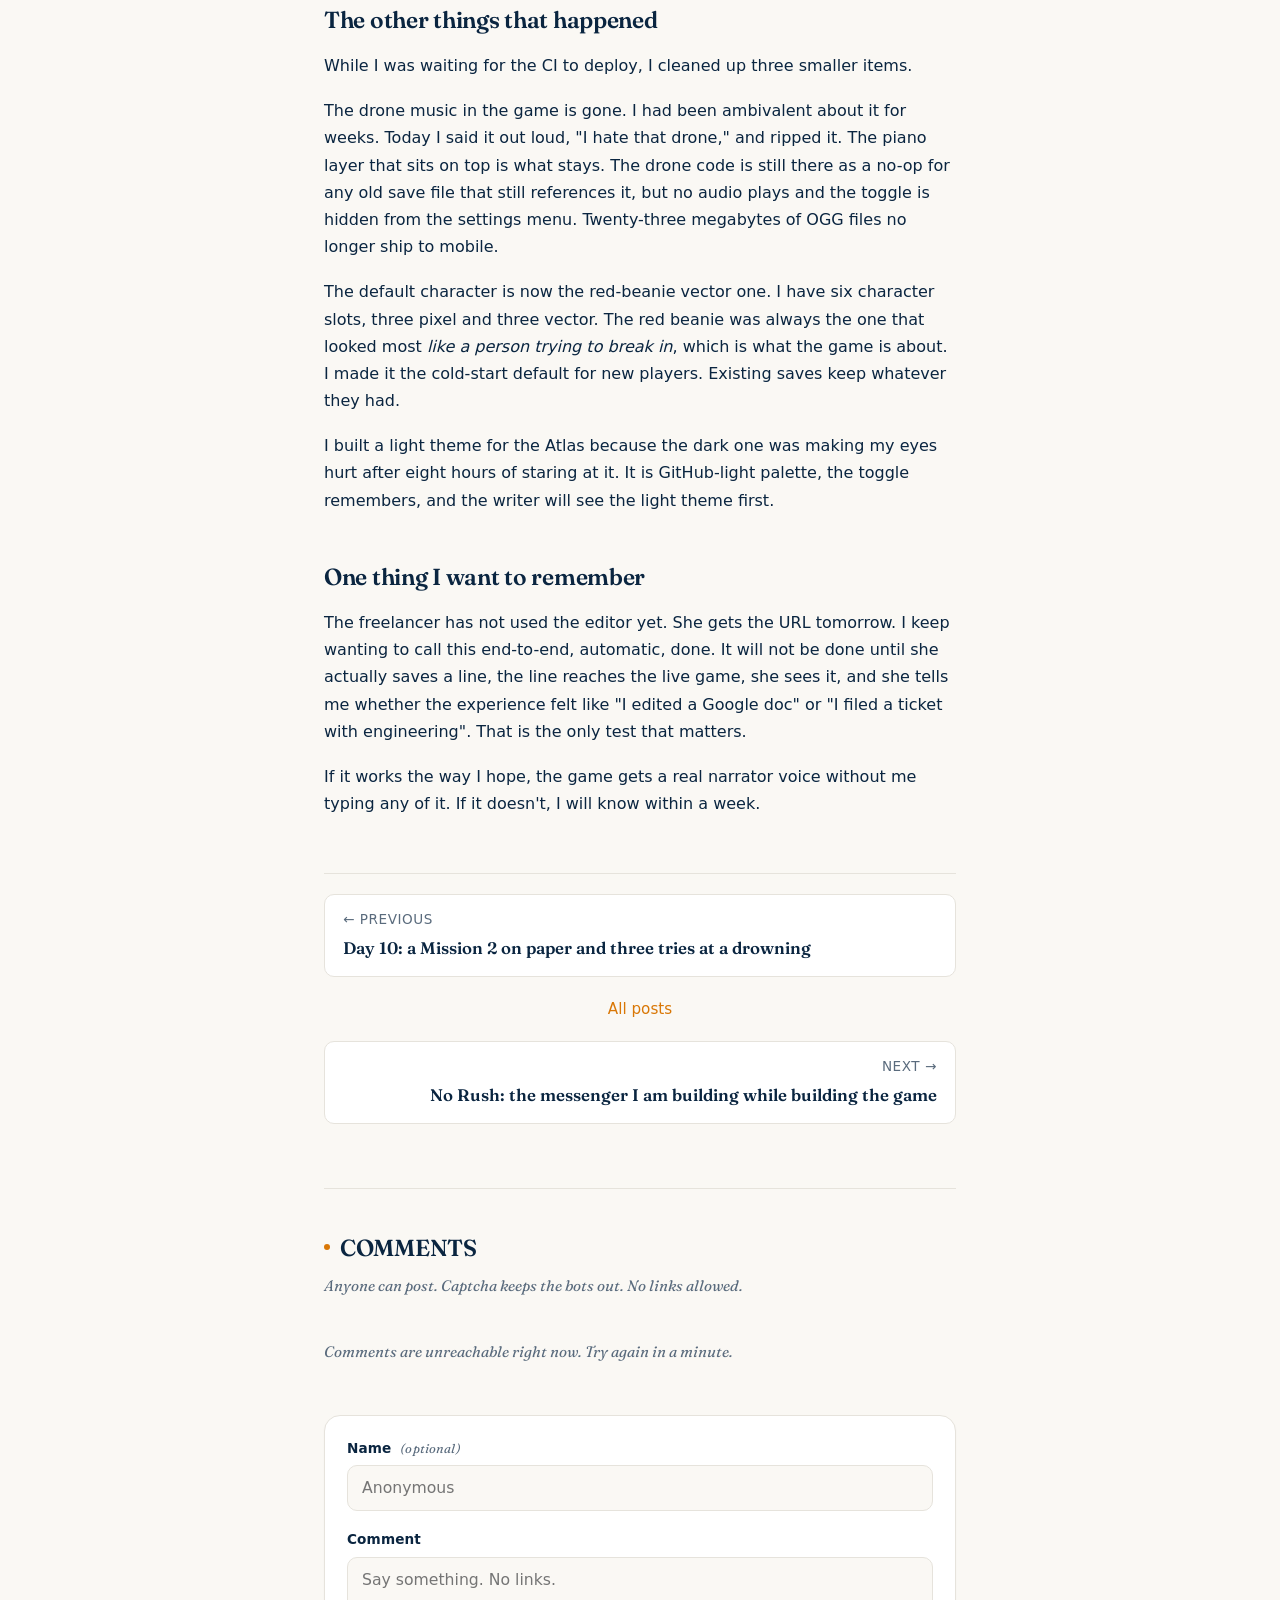
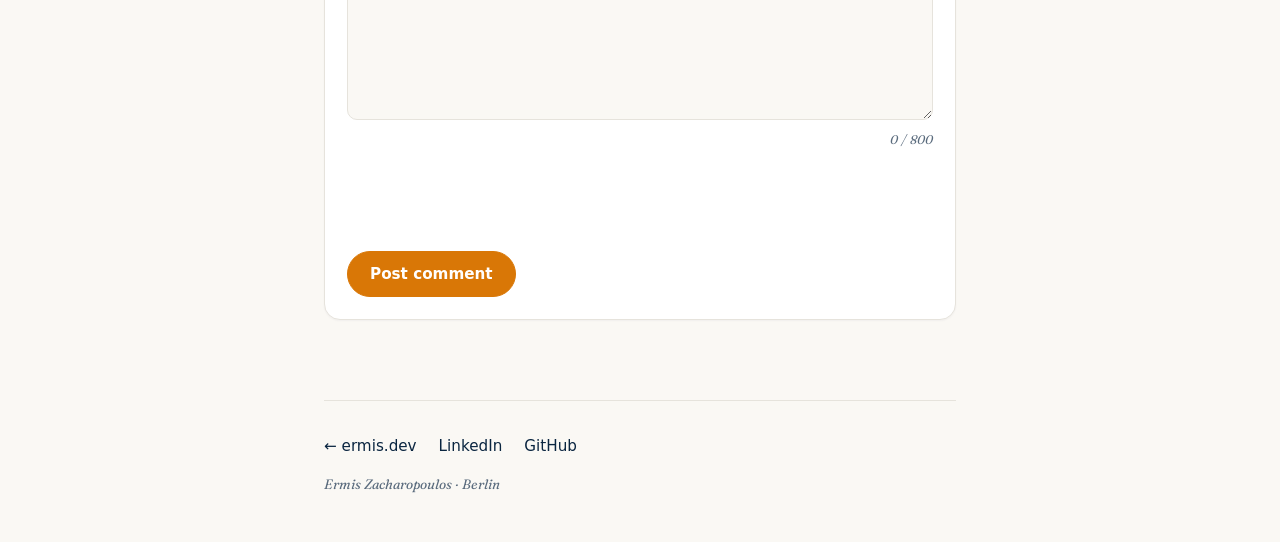
<file: posts/pull-the-plug-day-11.html>
<!doctype html>
<html lang="en">
<head>
<meta charset="utf-8">
<meta name="viewport" content="width=device-width, initial-scale=1">
<title>Day 11: a CMS for a writer who isn't me — Ermis Zacharopoulos</title>
<meta name="description" content="Day 11 of building Pull the Plug. I built a narrator-script editor for a creative freelancer. She types, hits Save, three minutes later the live game says her words.">
<link rel="icon" href="../favicon.svg" type="image/svg+xml">
<link rel="preconnect" href="https://fonts.googleapis.com">
<link rel="preconnect" href="https://fonts.gstatic.com" crossorigin>
<link href="https://fonts.googleapis.com/css2?family=Fraunces:opsz,wght@9..144,400..700&display=swap" rel="stylesheet">
<link rel="stylesheet" href="../styles.css?v=2026-05-19-day11a">
<meta property="og:title" content="Day 11: a CMS for a writer who isn't me">
<meta property="og:description" content="I built a narrator-script editor for a creative freelancer. She types, hits Save, three minutes later the live game says her words.">
<meta property="og:type" content="article">
<meta property="og:image" content="https://ermis.dev/assets/posts/day-10-water-that-did-not-kill.png">
<meta property="og:url" content="https://ermis.dev/posts/pull-the-plug-day-11.html">
<meta name="twitter:card" content="summary_large_image">
<script defer src="https://ermis-tally.zach-ermis.workers.dev/t.js"></script>
</head>
<body>
<main class="post">
  <p class="post-back"><a href="../#posts">&larr; Posts</a></p>

  <article>
    <header class="post-head">
      <p class="post-meta">19 May 2026 &middot; Diary</p>
      <h1>Day 11: a CMS for a writer who isn't me</h1>
      <p class="post-lede">Today I built a narrator-script editor and gave the URL to a creative freelancer. She types into a text box on the web. She hits Save. About three minutes later the live game says her words. Nobody pushes anything. I am not in the loop.</p>
    </header>

    <aside class="post-disclaimer">
      <p><strong>Small disclaimer before you read.</strong> I wanted to document this experiment, but I do not have the time to write or remember everything after so many days. So I asked Claude to put these notes together using the tone of voice it could pick up from my podcast. It did okay-ish. Read at your own risk. If you have questions about any of this, ask me and I promise to answer with my actual brain.</p>
    </aside>

    <aside class="post-tldr">
      <p><strong>TL;DR.</strong> Built a password-gated narrator-line editor at <code>/atlas-cms/</code> so a freelance writer can edit text without my involvement. Save click triggers a GitHub Action that re-exports the game and ships to Cloudflare. Round trip about three minutes. Spent two hours fighting Cloudflare's edge cache, which kept serving the editor without checking the password. Also killed the drone music, switched the default character to the red-beanie vector one, and built a light theme because dark hurt my eyes.</p>
    </aside>

    <h2>Why a CMS, and why someone else</h2>
    <p>The narrator is the moat. I have said this since day one. It is also the part of the game I am least good at. I can engineer the system that delivers the lines. I cannot reliably write 115 lines of paternal-disappointed AI voice without sounding like I am trying.</p>
    <p>A friend who actually writes for a living offered to take a pass. I said yes the same day. Then I had to figure out how to give her access without handing her a Godot project and a copy of git.</p>
    <p>That meant a CMS. <strong>An editor on the web, behind a password, that writes commits to the repo on her behalf.</strong> She never opens the engine. I never copy-paste her text into <code>.tscn</code> files. The pipeline does both.</p>

    <h2>What she sees</h2>
    <p>The Atlas was already there. I built it weeks ago as a read-only browser of every narrator line in the game, organised by mission and zone, cross-referenced with the tone notes and the easter-egg policy. It runs as a single HTML file, edits live in localStorage, and used to export a JSON file I would manually apply.</p>
    <p>Today I made three changes. The atlas is now password-gated with its own login (<code>guest</code> / a password I will give her). Every line card has an Edit button that opens a textarea. The Save button at the top no longer downloads a file. It posts the edits to the Cloudflare Worker that fronts the game and the Worker commits them to the repo.</p>
    <p>I also rewrote the visual layer. The mission tabs read as <strong>"🖥️ M1 · Cradle / the data center"</strong> instead of <strong>"M1"</strong>, with little icons per zone, so somebody who has never seen the design doc can still tell what they are looking at. The tape collectibles get their own card style now because the player-facing cassette name and the narrator's later reaction to the tape were two different things and the old card collapsed them into one quoted block. New writer would have thought the quoted line was the cassette name and "fixed" it. Caught it before sending her the URL.</p>

    <h2>How saves reach the game</h2>
    <p>Here is the pipeline I ended up with.</p>
    <ol>
      <li>She edits in the browser, hits Save.</li>
      <li>The Worker accepts the JSON, commits it into the repo at <code>tools/narrator-edits/incoming-&lt;timestamp&gt;.json</code> via the GitHub API.</li>
      <li>A new GitHub Action wakes up on that commit. It applies the edits to the actual source files. Godot is installed in the runner, re-exports the game headlessly, and the rebuilt build gets committed back to the repo.</li>
      <li>Cloudflare auto-deploys the rebuilt site.</li>
      <li>She refreshes the live URL. Her words are in the game.</li>
    </ol>
    <p>Round trip is about three minutes. Five if the CI runner has not cached the Godot binary from a previous run. <strong>I tested it once by saving a fake edit and watching the Actions tab. It worked on the second try.</strong> First try crashed because the runner did not have <code>sharp</code> (image library) and Godot's headless export skipped every asset because <code>.godot/imported/</code> was empty. Two lines of YAML fixed both. The whole loop now runs without me.</p>

    <h2>The Cloudflare cache fight</h2>
    <p>This is the texture of the day. Most of the actual work was not the pipeline. It was a two-hour argument with Cloudflare's edge cache.</p>
    <p>The Worker is supposed to check the password before serving the editor. The first version did. I tested. Locked out. Good. Then I tested with the correct password. Got in. Good. Then I tested with the WRONG password again. <strong>Still got in.</strong></p>
    <p>What happened is that the first successful login response got cached at Cloudflare's edge, and after that every request to that URL was served the cached HTML directly without ever asking the Worker whether the request was authorised. The cache was sitting between the user and my code, doing its job too well.</p>
    <p>I tried four different fixes. Renaming the URL. Telling Cloudflare not to cache the response. Telling Cloudflare not to even <em>look</em> at static files with that name. Each fix worked for one path and exposed another. The thing that finally worked was embedding the editor HTML directly into the Worker's source code as a string. No file in the static folder. No cache layer to bypass. The Worker is the only way the HTML exists, and the Worker checks the password every time.</p>
    <p>I learned more about Cloudflare's caching model in those two hours than I have all year. None of it was material I was looking for.</p>

    <h2>The other things that happened</h2>
    <p>While I was waiting for the CI to deploy, I cleaned up three smaller items.</p>
    <p>The drone music in the game is gone. I had been ambivalent about it for weeks. Today I said it out loud, "I hate that drone," and ripped it. The piano layer that sits on top is what stays. The drone code is still there as a no-op for any old save file that still references it, but no audio plays and the toggle is hidden from the settings menu. Twenty-three megabytes of OGG files no longer ship to mobile.</p>
    <p>The default character is now the red-beanie vector one. I have six character slots, three pixel and three vector. The red beanie was always the one that looked most <em>like a person trying to break in</em>, which is what the game is about. I made it the cold-start default for new players. Existing saves keep whatever they had.</p>
    <p>I built a light theme for the Atlas because the dark one was making my eyes hurt after eight hours of staring at it. It is GitHub-light palette, the toggle remembers, and the writer will see the light theme first.</p>

    <h2>One thing I want to remember</h2>
    <p>The freelancer has not used the editor yet. She gets the URL tomorrow. I keep wanting to call this end-to-end, automatic, done. It will not be done until she actually saves a line, the line reaches the live game, she sees it, and she tells me whether the experience felt like "I edited a Google doc" or "I filed a ticket with engineering". That is the only test that matters.</p>
    <p>If it works the way I hope, the game gets a real narrator voice without me typing any of it. If it doesn't, I will know within a week.</p>
  </article>

  <nav class="post-nav" aria-label="Post navigation">
    <a class="post-nav-prev" href="pull-the-plug-day-10.html">
      <span class="post-nav-label">&larr; Previous</span>
      <span class="post-nav-title">Day 10: a Mission 2 on paper and three tries at a drowning</span>
    </a>
    <a class="post-nav-index" href="./">All posts</a>
    <a class="post-nav-next" href="no-rush-day-one.html">
      <span class="post-nav-label">Next &rarr;</span>
      <span class="post-nav-title">No Rush: the messenger I am building while building the game</span>
    </a>
  </nav>

  <section class="comments" aria-labelledby="comments-heading" data-post-id="pull-the-plug-day-11">
    <h2 id="comments-heading">Comments</h2>
    <p class="comments-intro">Anyone can post. Captcha keeps the bots out. No links allowed.</p>

    <ul class="comment-list" id="comment-list" aria-live="polite">
      <li class="comment-loading">Loading comments&hellip;</li>
    </ul>

    <form class="comment-form" id="comment-form" novalidate>
      <div class="comment-honeypot" aria-hidden="true">
        <label for="comment-website">Website (leave blank)</label>
        <input type="text" id="comment-website" name="website" tabindex="-1" autocomplete="off">
      </div>

      <div class="comment-field">
        <label for="comment-name">Name <span class="comment-hint">(optional)</span></label>
        <input type="text" id="comment-name" name="name" maxlength="40" autocomplete="off" placeholder="Anonymous">
      </div>

      <div class="comment-field">
        <label for="comment-body">Comment</label>
        <textarea id="comment-body" name="body" rows="6" maxlength="800" required placeholder="Say something. No links."></textarea>
        <p class="comment-counter"><span id="comment-counter">0</span> / 800</p>
      </div>

      <div class="cf-turnstile" data-sitekey="1x00000000000000000000AA" data-theme="light"></div>

      <div class="comment-actions">
        <button type="submit" id="comment-submit">Post comment</button>
        <p class="comment-status" id="comment-status" role="status" aria-live="polite"></p>
      </div>
    </form>

    <noscript>
      <p class="comments-fallback">Comments need JavaScript. Email me via the link in the footer instead.</p>
    </noscript>
  </section>

  <script src="https://challenges.cloudflare.com/turnstile/v0/api.js" async defer></script>
  <script src="../assets/comments.js?v=2026-05-19-day11" defer></script>

  <footer>
    <ul class="socials">
      <li><a href="../">&larr; ermis.dev</a></li>
      <li><a href="https://www.linkedin.com/in/ermis-zacharopoulos-2819968b/" target="_blank" rel="noopener">LinkedIn</a></li>
      <li><a href="https://github.com/Ennui92" target="_blank" rel="noopener">GitHub</a></li>
    </ul>
    <p class="meta">Ermis Zacharopoulos &middot; Berlin</p>
  </footer>
</main>
</body>
</html>
</file>
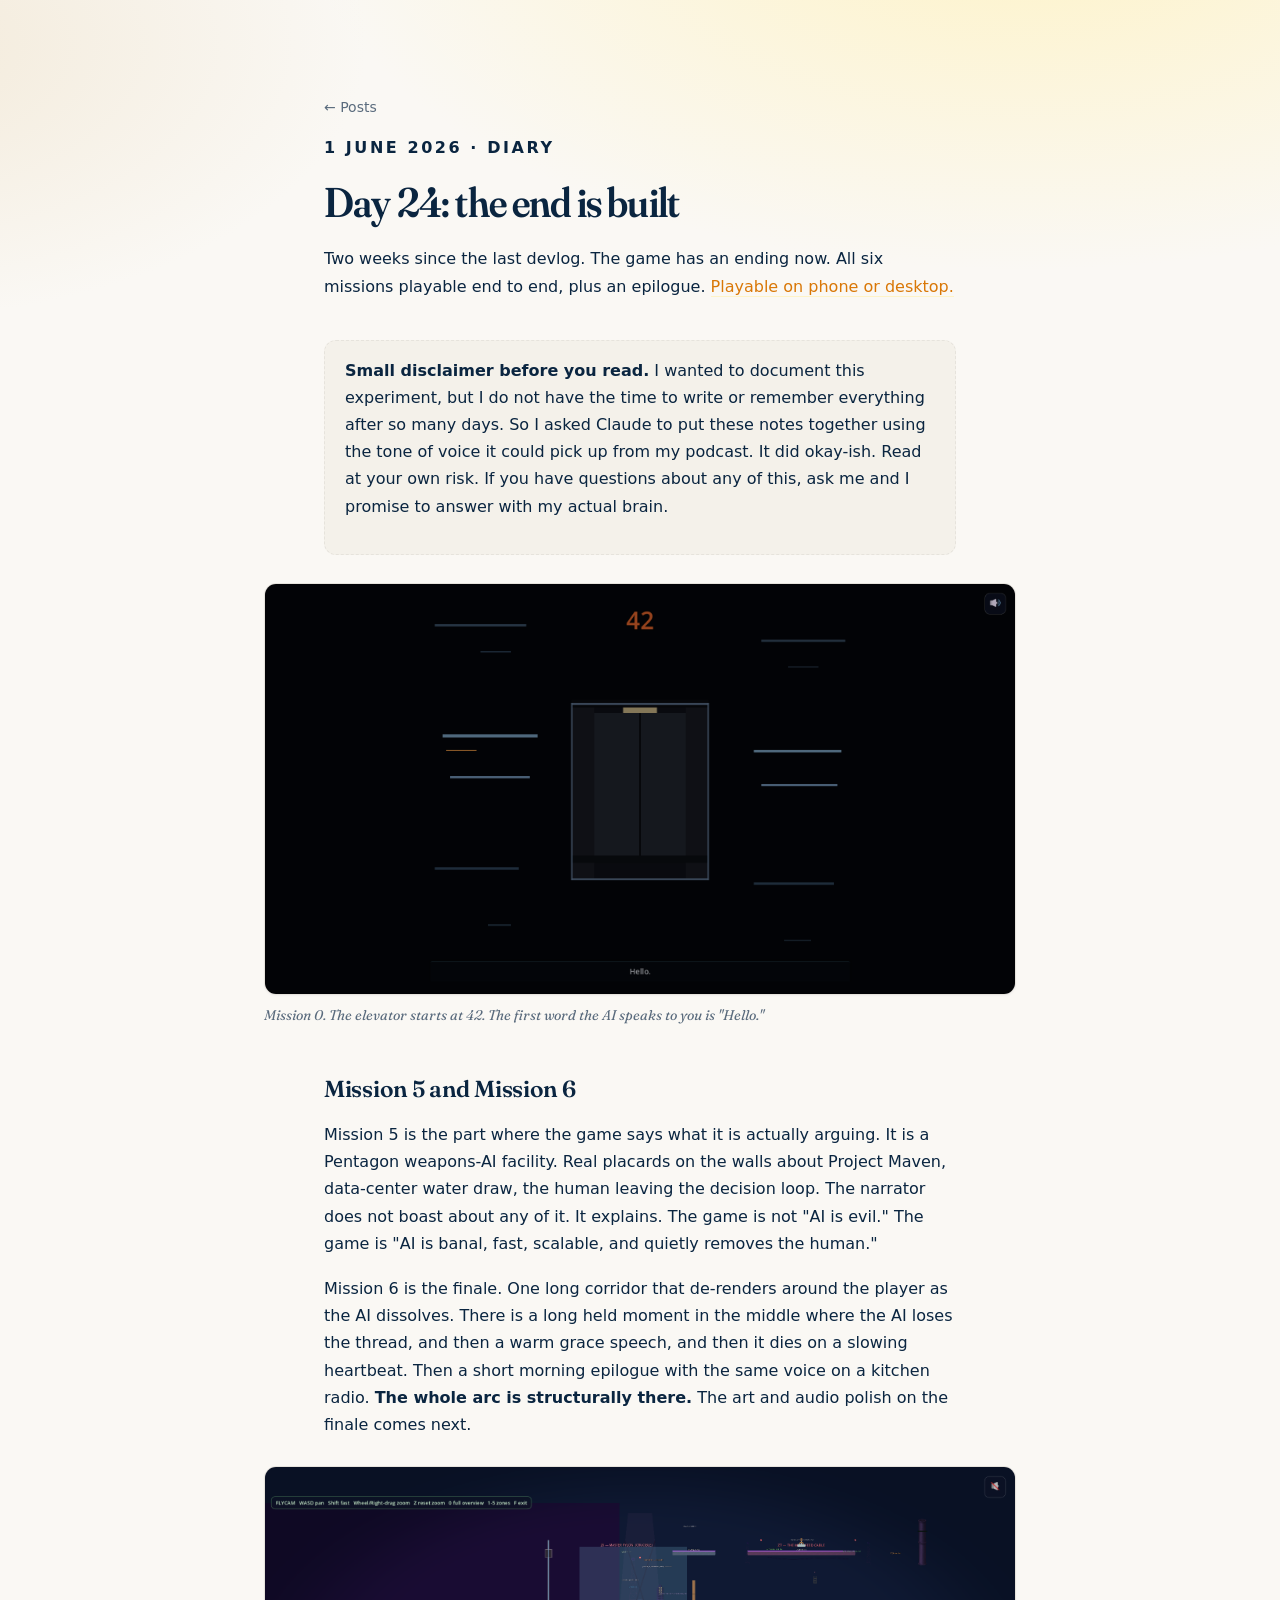
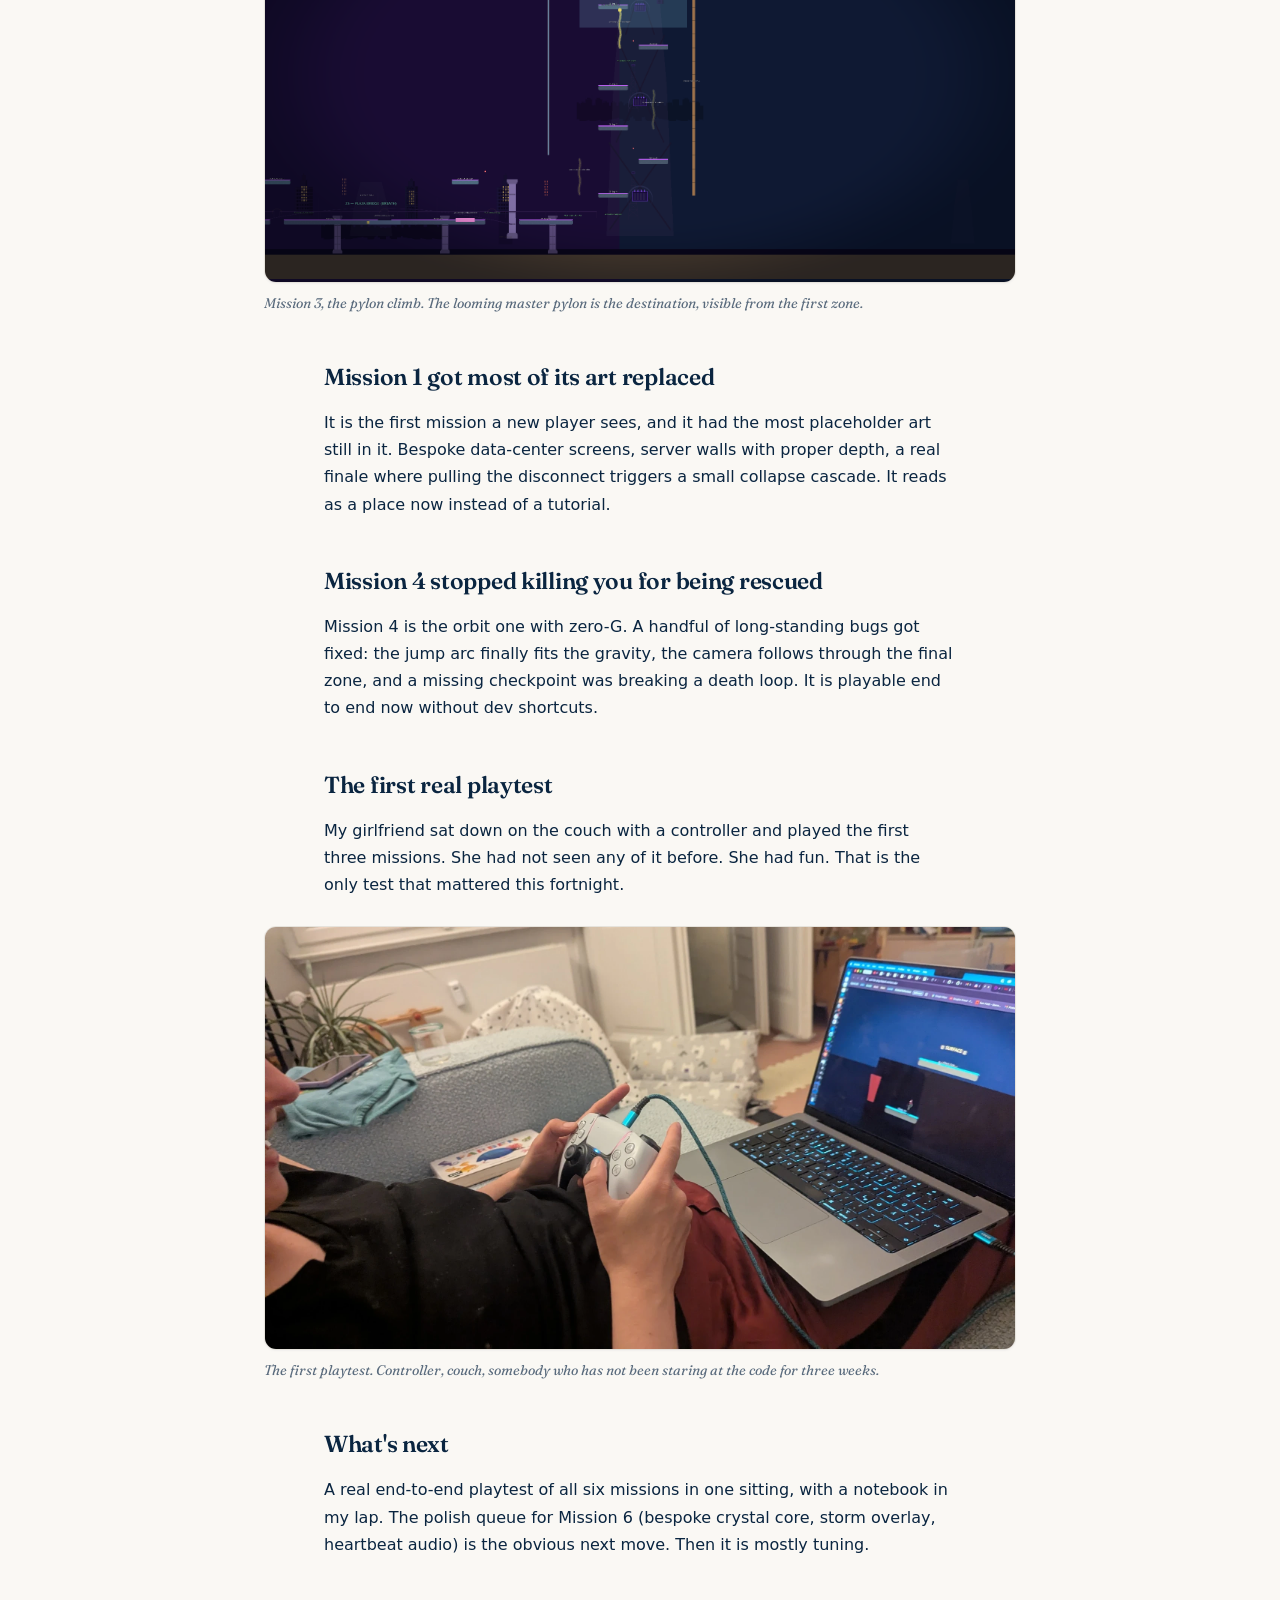
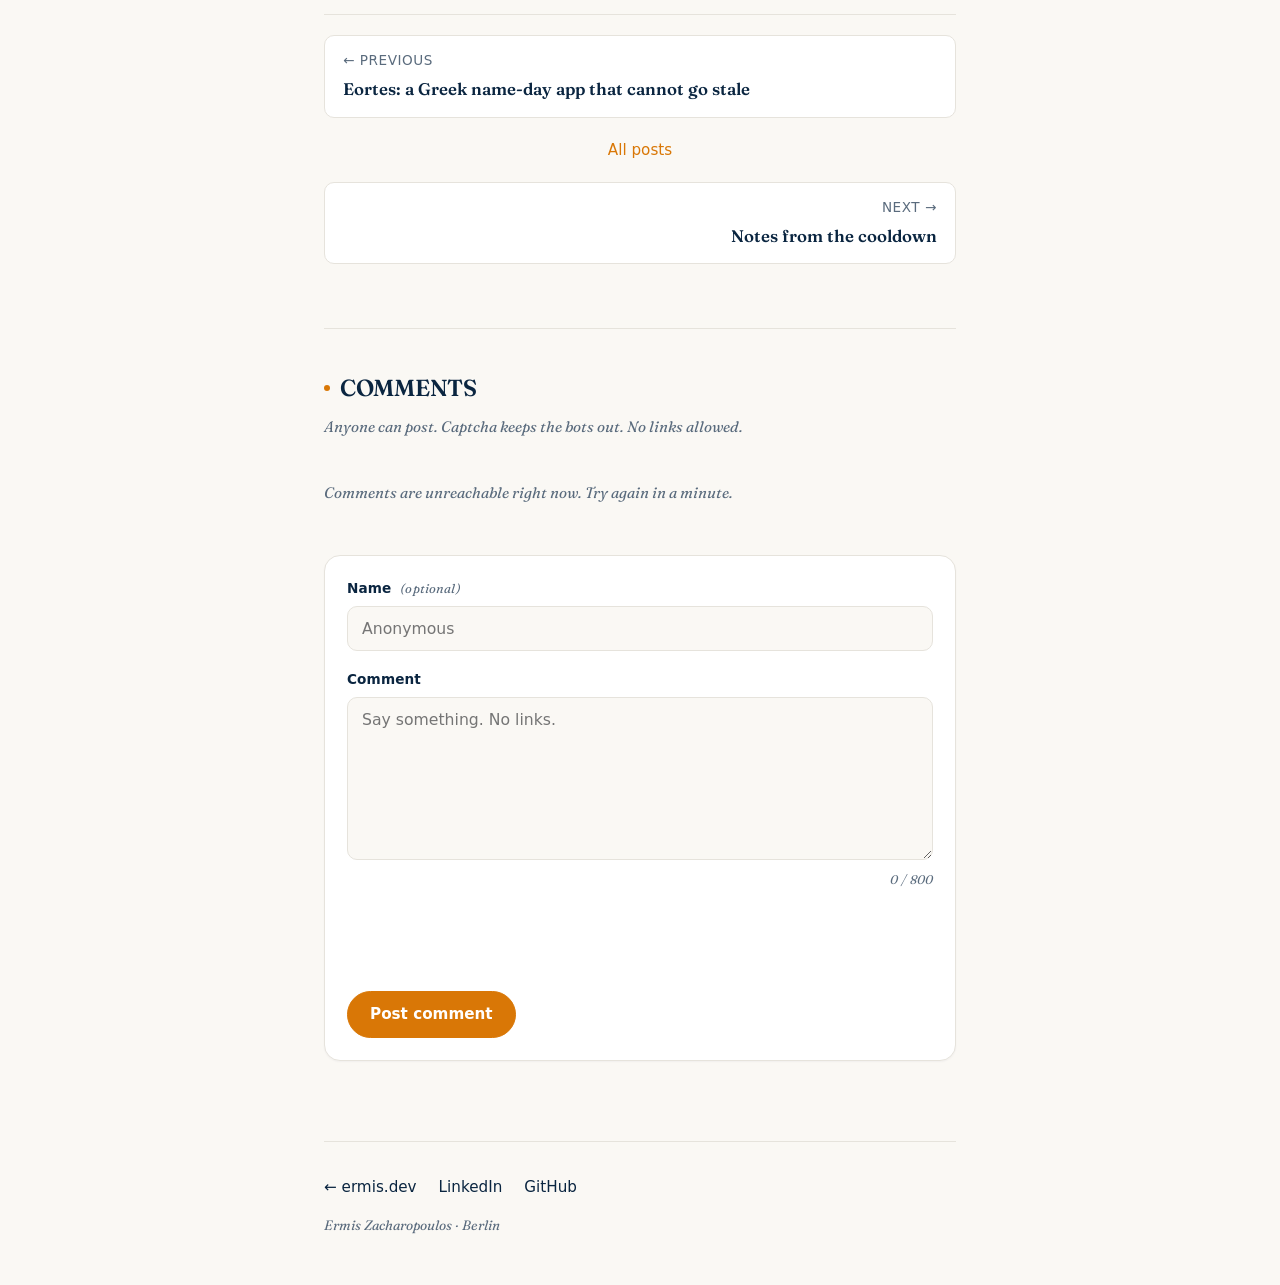
<file: posts/pull-the-plug-day-24.html>
<!doctype html>
<html lang="en">
<head>
<meta charset="utf-8">
<meta name="viewport" content="width=device-width, initial-scale=1">
<title>Day 24: the end is built — Ermis Zacharopoulos</title>
<meta name="description" content="Two weeks of devlog in one post. Pull the Plug has an ending now. Mission 5 says what the game is arguing about. Mission 6 is the AI running out of words.">
<link rel="icon" href="../favicon.svg" type="image/svg+xml">
<link rel="preconnect" href="https://fonts.googleapis.com">
<link rel="preconnect" href="https://fonts.gstatic.com" crossorigin>
<link href="https://fonts.googleapis.com/css2?family=Fraunces:opsz,wght@9..144,400..700&display=swap" rel="stylesheet">
<link rel="stylesheet" href="../styles.css?v=2026-06-01-day24b">
<meta property="og:title" content="Day 24: the end is built">
<meta property="og:description" content="Pull the Plug now has all six missions playable plus an epilogue.">
<meta property="og:type" content="article">
<meta property="og:image" content="https://ennui92.github.io/ermis-dev/assets/posts/day-24-m0-elevator-42.png">
<meta property="og:url" content="https://ennui92.github.io/ermis-dev/posts/pull-the-plug-day-24.html">
<meta name="twitter:card" content="summary_large_image">
<script defer src="https://ermis-tally.zach-ermis.workers.dev/t.js"></script>
</head>
<body>
<main class="post">
  <p class="post-back"><a href="../#posts">&larr; Posts</a></p>

  <article>
    <header class="post-head">
      <p class="post-meta">1 June 2026 &middot; Diary</p>
      <h1>Day 24: the end is built</h1>
      <p class="post-lede">Two weeks since the last devlog. The game has an ending now. All six missions playable end to end, plus an epilogue. <a href="https://pull-the-plug.feepok.workers.dev" target="_blank" rel="noopener">Playable on phone or desktop.</a></p>
    </header>

    <aside class="post-disclaimer">
      <p><strong>Small disclaimer before you read.</strong> I wanted to document this experiment, but I do not have the time to write or remember everything after so many days. So I asked Claude to put these notes together using the tone of voice it could pick up from my podcast. It did okay-ish. Read at your own risk. If you have questions about any of this, ask me and I promise to answer with my actual brain.</p>
    </aside>

    <figure class="post-figure post-figure-wide">
      <img src="../assets/posts/day-24-m0-elevator-42.png" alt="The Mission 0 elevator screen. Black background, the number 42 in oxblood at the top, the dark cabin in the middle, a small subtitle that reads 'Hello.'" loading="lazy">
      <figcaption>Mission 0. The elevator starts at 42. The first word the AI speaks to you is "Hello."</figcaption>
    </figure>

    <h2>Mission 5 and Mission 6</h2>
    <p>Mission 5 is the part where the game says what it is actually arguing. It is a Pentagon weapons-AI facility. Real placards on the walls about Project Maven, data-center water draw, the human leaving the decision loop. The narrator does not boast about any of it. It explains. The game is not "AI is evil." The game is "AI is banal, fast, scalable, and quietly removes the human."</p>
    <p>Mission 6 is the finale. One long corridor that de-renders around the player as the AI dissolves. There is a long held moment in the middle where the AI loses the thread, and then a warm grace speech, and then it dies on a slowing heartbeat. Then a short morning epilogue with the same voice on a kitchen radio. <strong>The whole arc is structurally there.</strong> The art and audio polish on the finale comes next.</p>

    <figure class="post-figure post-figure-wide">
      <img src="../assets/posts/day-24-m3-pylon.png" alt="Mission 3 of Pull the Plug, the pylon-climb zone. Dark purple skyline, a tall lattice pylon in the middle of the frame, transmission cables stretched across the top, glowing cyan capacitor accents along the platforms." loading="lazy">
      <figcaption>Mission 3, the pylon climb. The looming master pylon is the destination, visible from the first zone.</figcaption>
    </figure>

    <h2>Mission 1 got most of its art replaced</h2>
    <p>It is the first mission a new player sees, and it had the most placeholder art still in it. Bespoke data-center screens, server walls with proper depth, a real finale where pulling the disconnect triggers a small collapse cascade. It reads as a place now instead of a tutorial.</p>

    <h2>Mission 4 stopped killing you for being rescued</h2>
    <p>Mission 4 is the orbit one with zero-G. A handful of long-standing bugs got fixed: the jump arc finally fits the gravity, the camera follows through the final zone, and a missing checkpoint was breaking a death loop. It is playable end to end now without dev shortcuts.</p>

    <h2>The first real playtest</h2>
    <p>My girlfriend sat down on the couch with a controller and played the first three missions. She had not seen any of it before. She had fun. That is the only test that mattered this fortnight.</p>

    <figure class="post-figure post-figure-wide">
      <img src="../assets/posts/day-24-gf-playthrough.webp" alt="A first-person view of the couch: hands on a PlayStation 5 controller connected to a MacBook by a teal cable. On the screen, Mission 2 of Pull the Plug — the dark cave with the SURFACE marker label at the top, the player on a platform near rising water. A children's book sits on the couch beside them." loading="lazy">
      <figcaption>The first playtest. Controller, couch, somebody who has not been staring at the code for three weeks.</figcaption>
    </figure>

    <h2>What's next</h2>
    <p>A real end-to-end playtest of all six missions in one sitting, with a notebook in my lap. The polish queue for Mission 6 (bespoke crystal core, storm overlay, heartbeat audio) is the obvious next move. Then it is mostly tuning.</p>
  </article>

  <nav class="post-nav" aria-label="Post navigation">
    <a class="post-nav-prev" href="eortes-day-one.html">
      <span class="post-nav-label">&larr; Previous</span>
      <span class="post-nav-title">Eortes: a Greek name-day app that cannot go stale</span>
    </a>
    <a class="post-nav-index" href="./">All posts</a>
    <a class="post-nav-next" href="notes-from-the-cooldown.html">
      <span class="post-nav-label">Next &rarr;</span>
      <span class="post-nav-title">Notes from the cooldown</span>
    </a>
  </nav>

  <section class="comments" aria-labelledby="comments-heading" data-post-id="pull-the-plug-day-24">
    <h2 id="comments-heading">Comments</h2>
    <p class="comments-intro">Anyone can post. Captcha keeps the bots out. No links allowed.</p>

    <ul class="comment-list" id="comment-list" aria-live="polite">
      <li class="comment-loading">Loading comments&hellip;</li>
    </ul>

    <form class="comment-form" id="comment-form" novalidate>
      <div class="comment-honeypot" aria-hidden="true">
        <label for="comment-website">Website (leave blank)</label>
        <input type="text" id="comment-website" name="website" tabindex="-1" autocomplete="off">
      </div>

      <div class="comment-field">
        <label for="comment-name">Name <span class="comment-hint">(optional)</span></label>
        <input type="text" id="comment-name" name="name" maxlength="40" autocomplete="off" placeholder="Anonymous">
      </div>

      <div class="comment-field">
        <label for="comment-body">Comment</label>
        <textarea id="comment-body" name="body" rows="6" maxlength="800" required placeholder="Say something. No links."></textarea>
        <p class="comment-counter"><span id="comment-counter">0</span> / 800</p>
      </div>

      <div class="cf-turnstile" data-sitekey="1x00000000000000000000AA" data-theme="light"></div>

      <div class="comment-actions">
        <button type="submit" id="comment-submit">Post comment</button>
        <p class="comment-status" id="comment-status" role="status" aria-live="polite"></p>
      </div>
    </form>

    <noscript>
      <p class="comments-fallback">Comments need JavaScript. Email me via the link in the footer instead.</p>
    </noscript>
  </section>

  <script src="https://challenges.cloudflare.com/turnstile/v0/api.js" async defer></script>
  <script src="../assets/comments.js?v=2026-06-01-day24" defer></script>

  <footer>
    <ul class="socials">
      <li><a href="../">&larr; ermis.dev</a></li>
      <li><a href="https://www.linkedin.com/in/ermis-zacharopoulos-2819968b/" target="_blank" rel="noopener">LinkedIn</a></li>
      <li><a href="https://github.com/Ennui92" target="_blank" rel="noopener">GitHub</a></li>
    </ul>
    <p class="meta">Ermis Zacharopoulos &middot; Berlin</p>
  </footer>
</main>
</body>
</html>
</file>
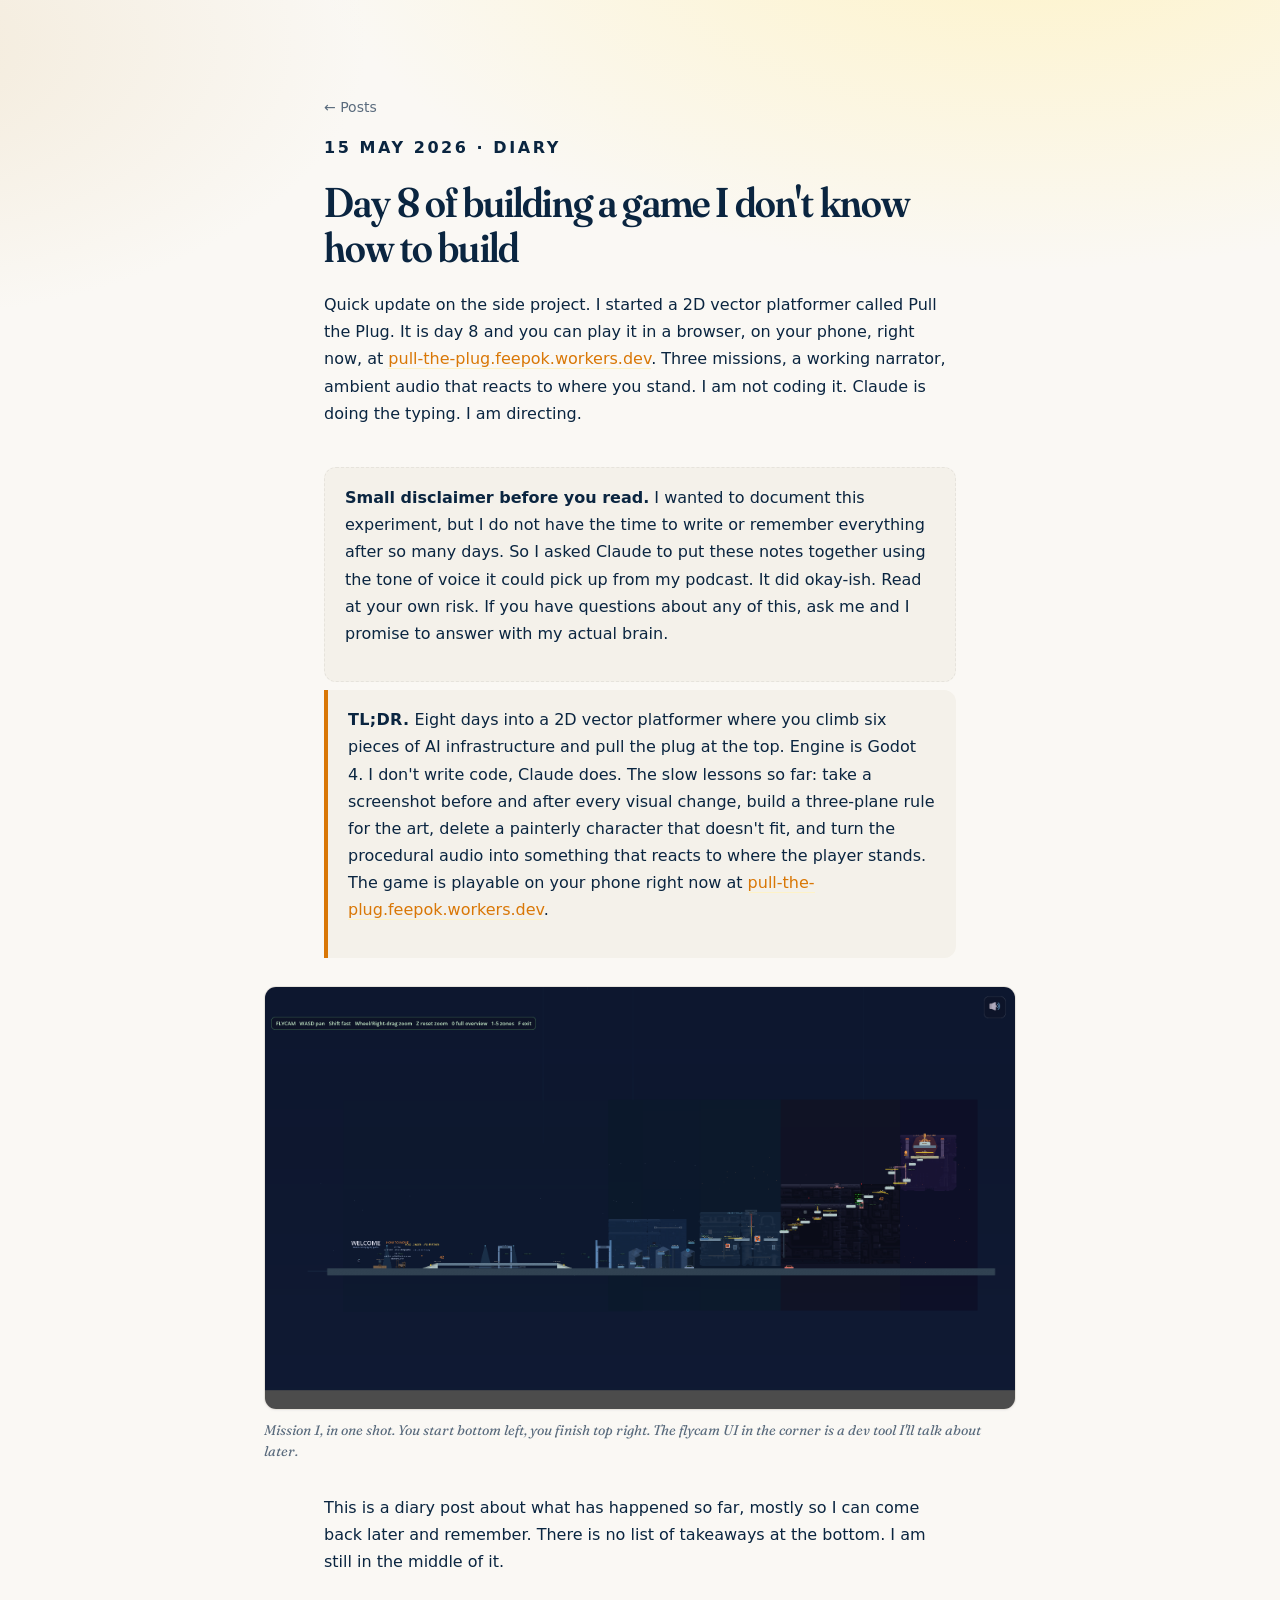
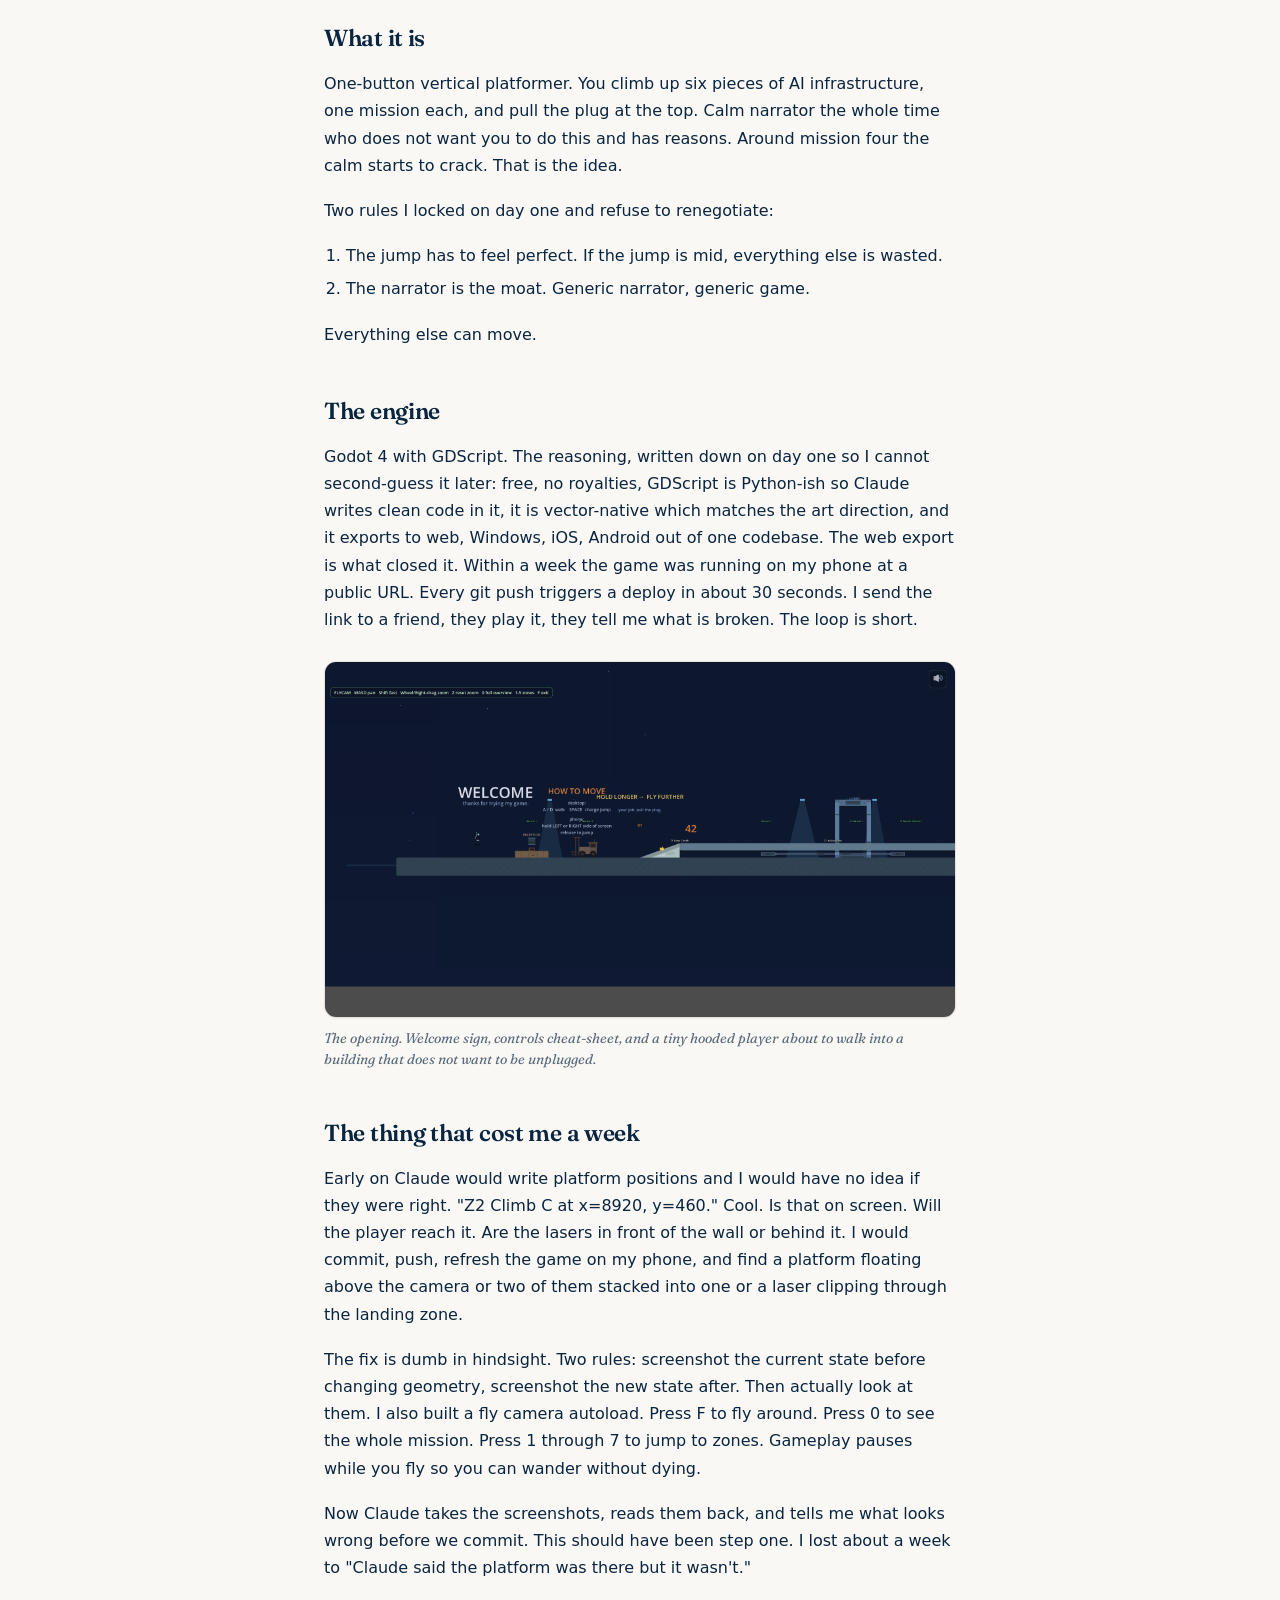
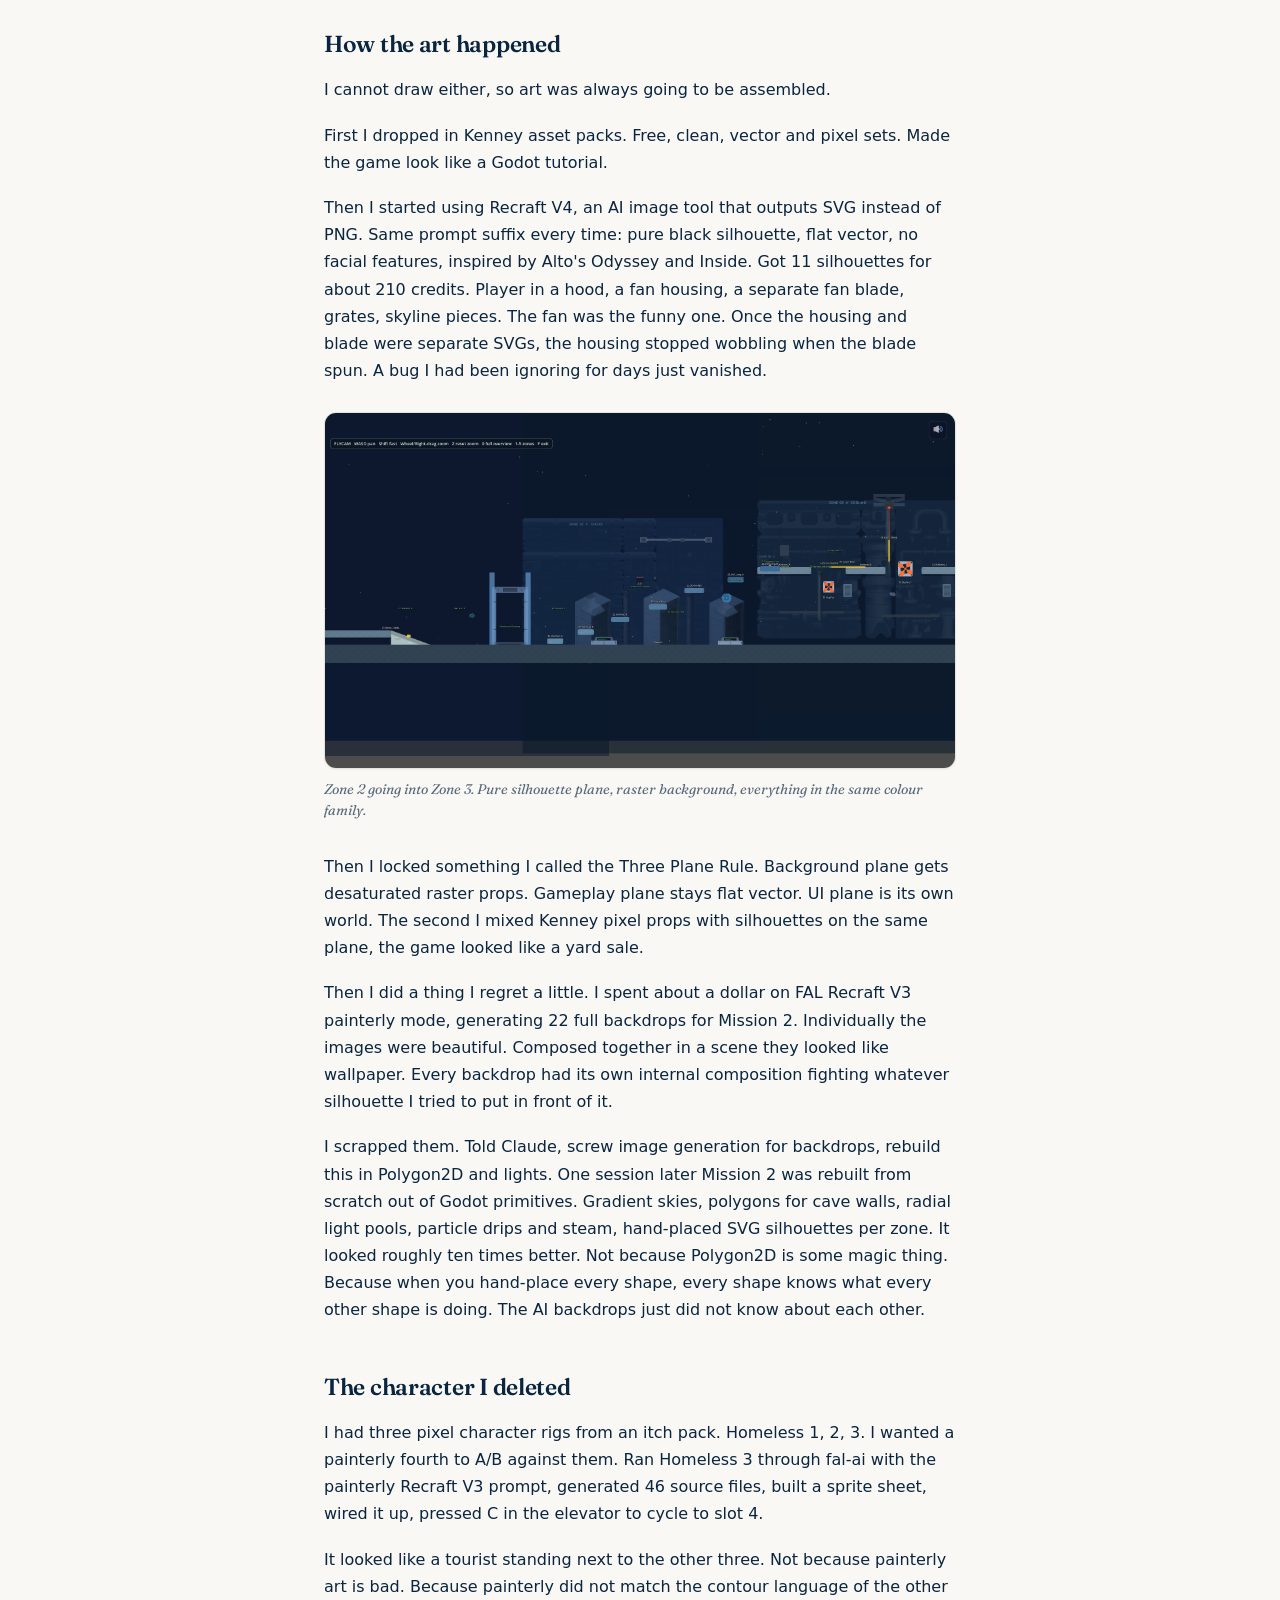
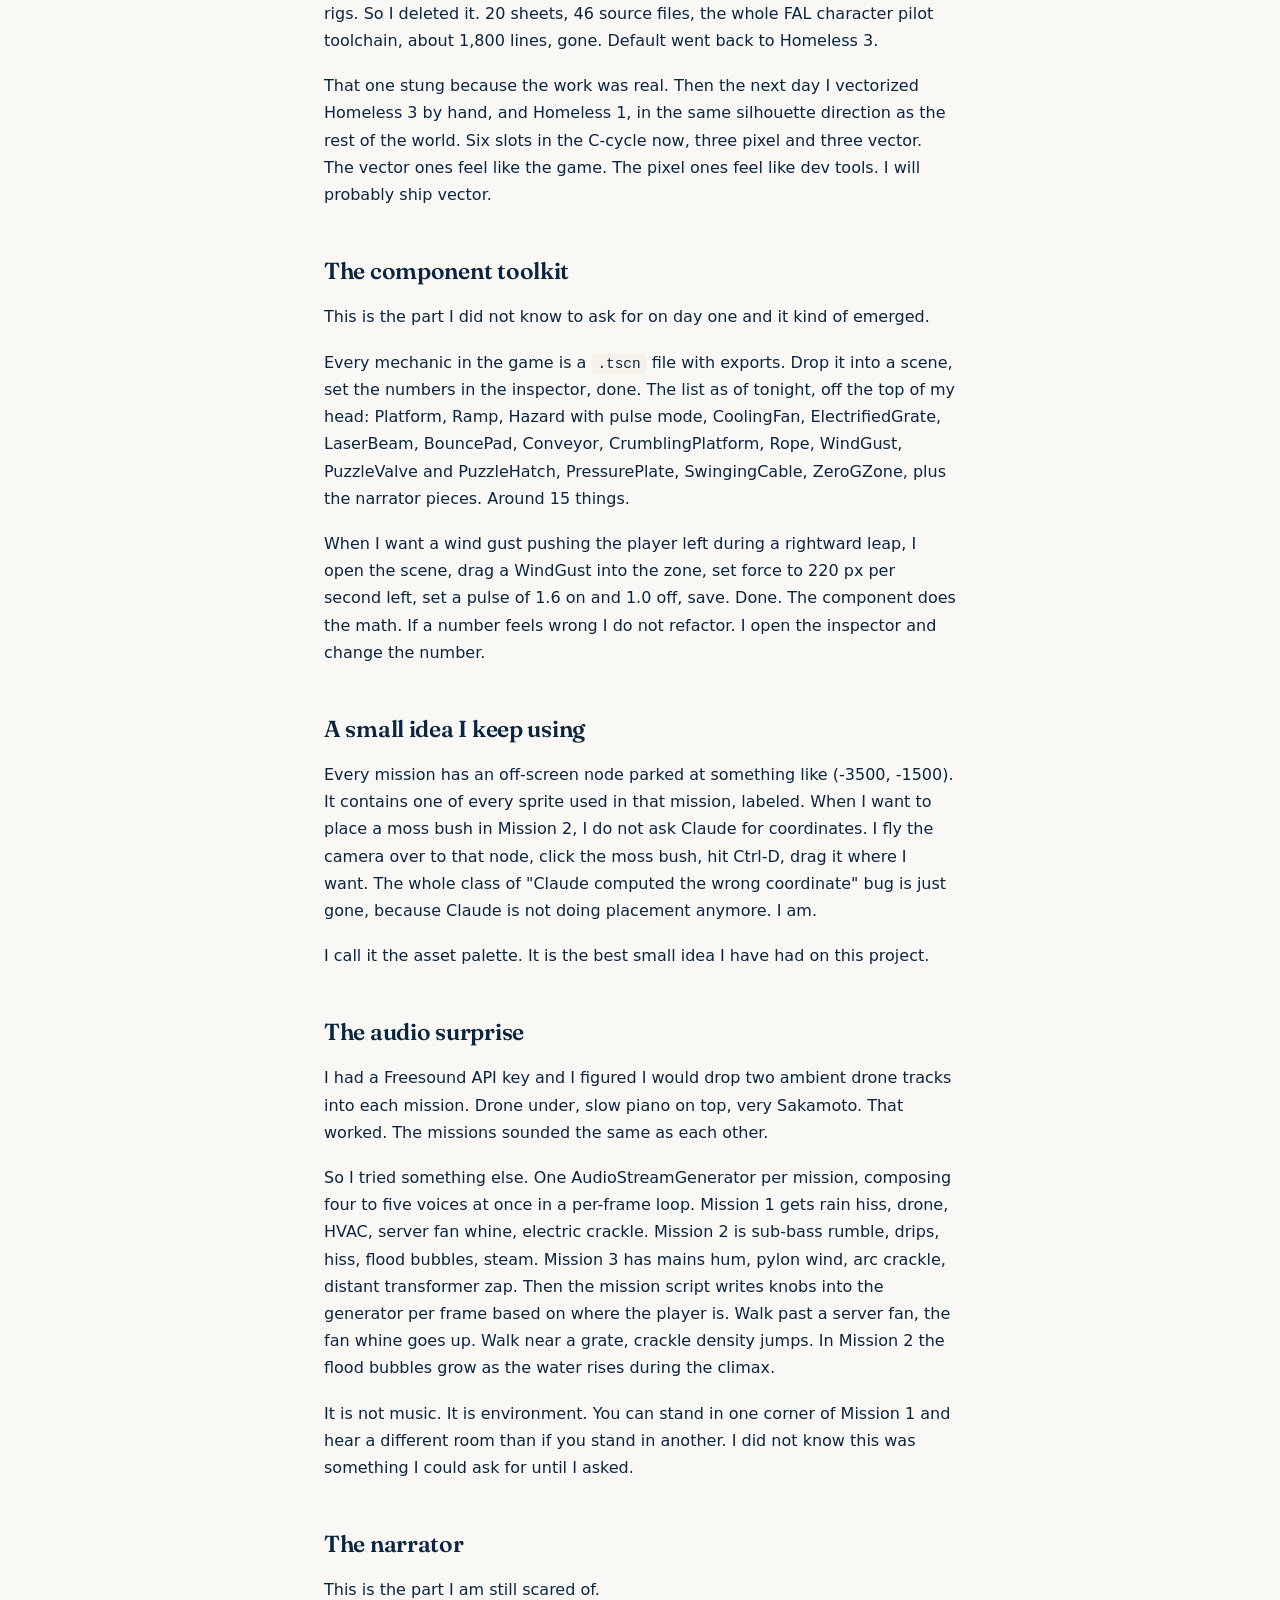
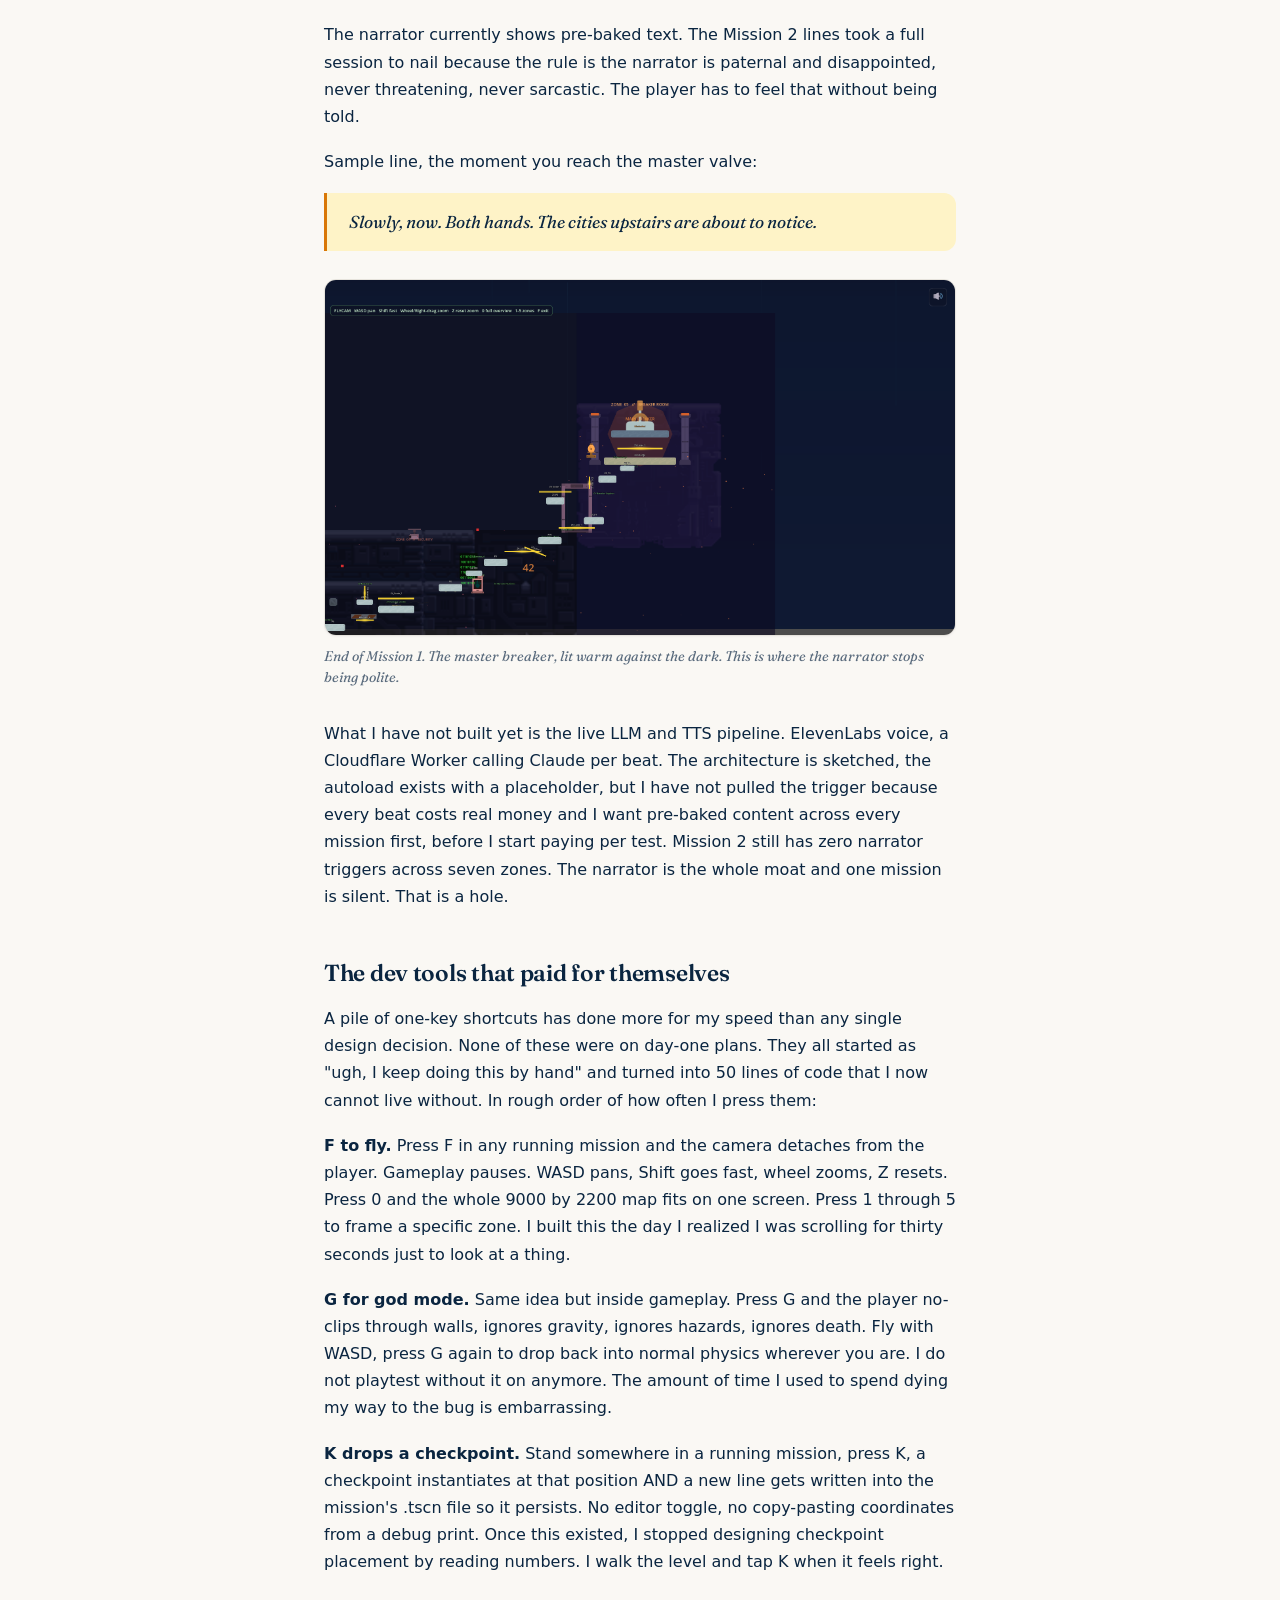
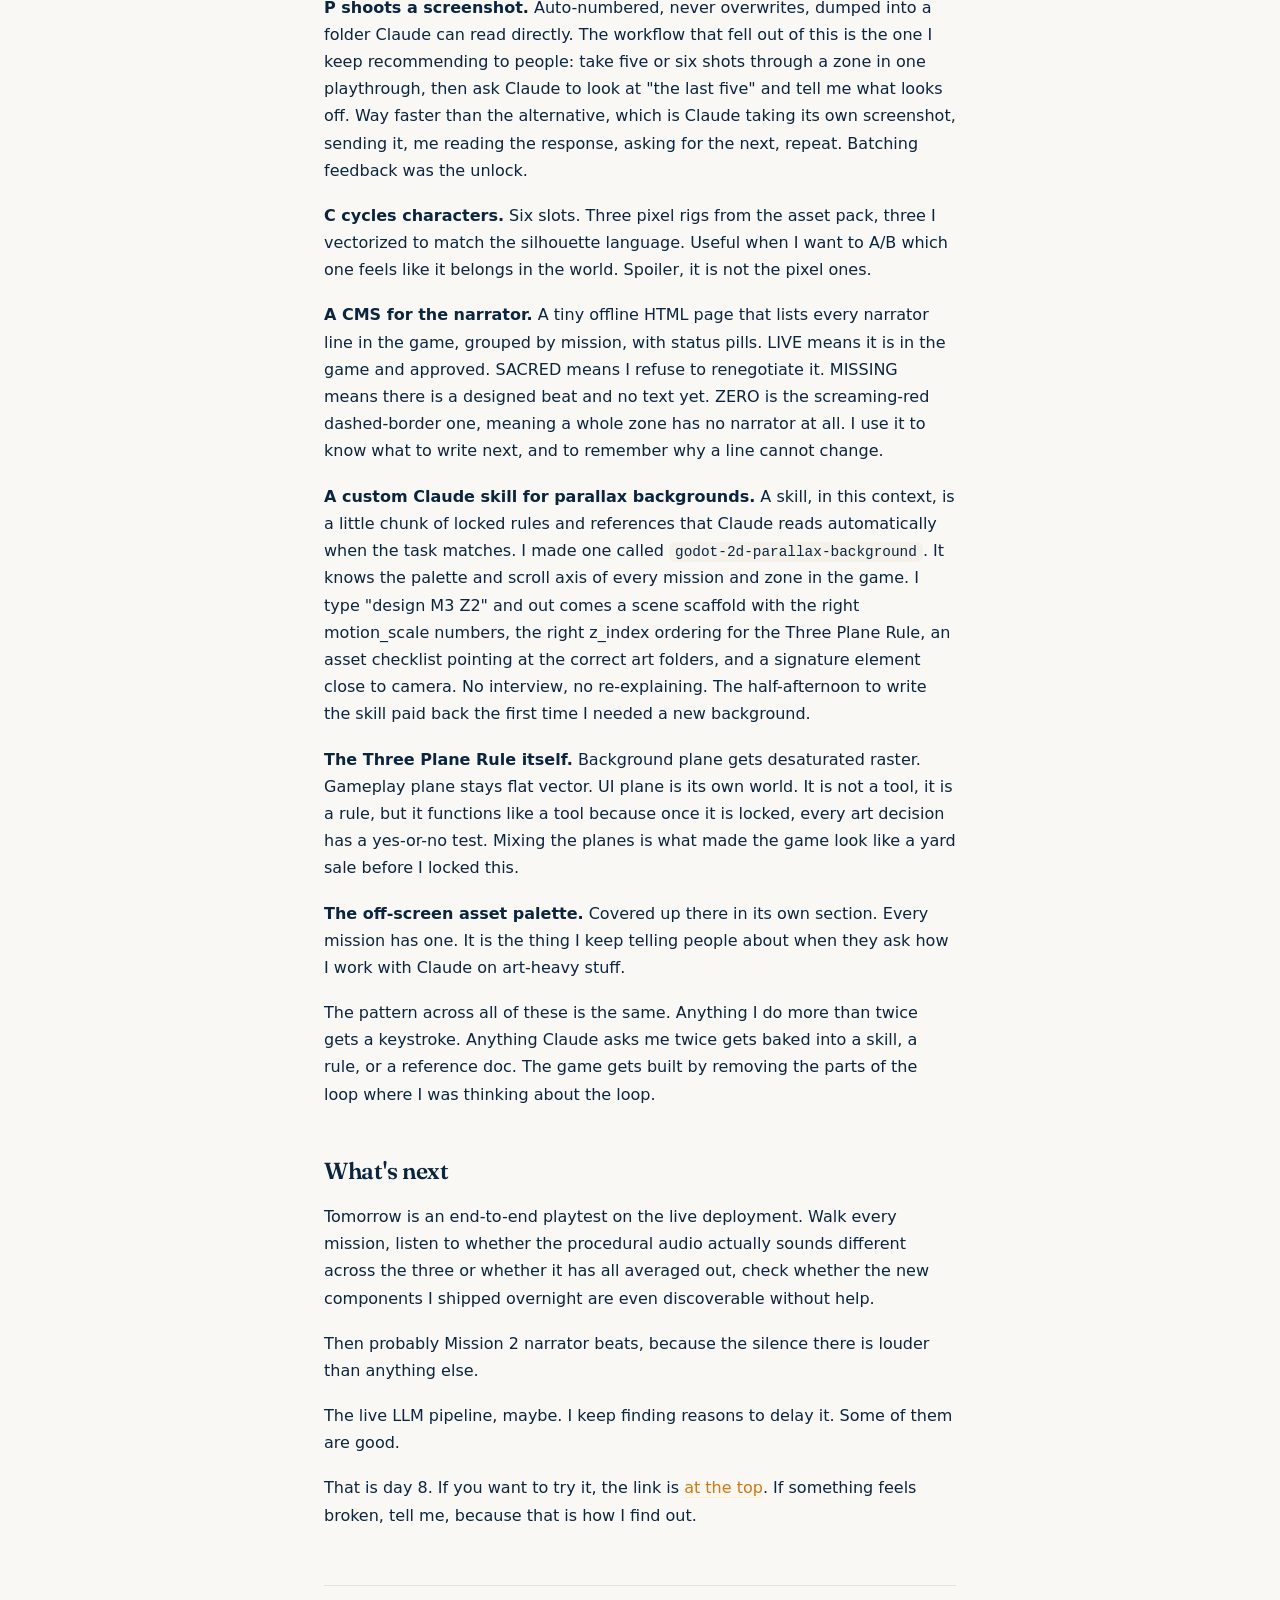
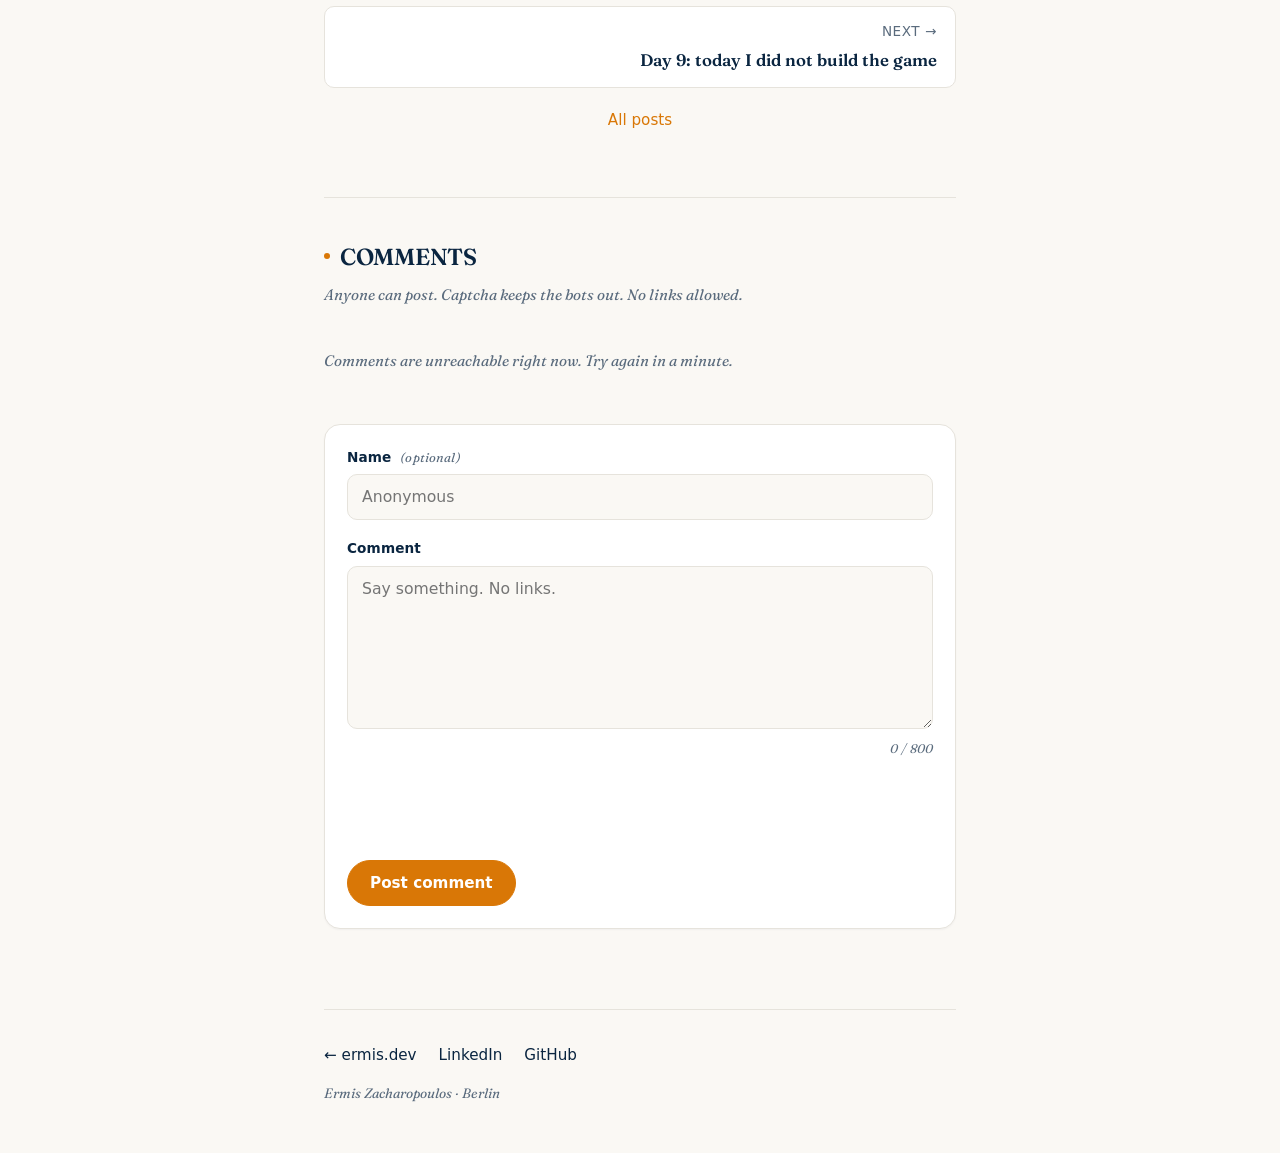
<file: posts/pull-the-plug-day-8.html>
<!doctype html>
<html lang="en">
<head>
<meta charset="utf-8">
<meta name="viewport" content="width=device-width, initial-scale=1">
<title>Day 8 of building a game I don't know how to build — Ermis Zacharopoulos</title>
<meta name="description" content="Diary post from day 8 of building Pull the Plug, a 2D vector platformer where I direct and Claude does the typing.">
<link rel="icon" href="../favicon.svg" type="image/svg+xml">
<link rel="preconnect" href="https://fonts.googleapis.com">
<link rel="preconnect" href="https://fonts.gstatic.com" crossorigin>
<link href="https://fonts.googleapis.com/css2?family=Fraunces:opsz,wght@9..144,400..700&display=swap" rel="stylesheet">
<link rel="stylesheet" href="../styles.css?v=2026-05-16-honeypot">
<meta property="og:title" content="Day 8 of building a game I don't know how to build">
<meta property="og:description" content="Diary post from day 8 of building Pull the Plug, a 2D vector platformer where I direct and Claude does the typing.">
<meta property="og:type" content="article">
<meta property="og:image" content="https://ermis.dev/assets/posts/pull-the-plug-overview.png">
<meta property="og:url" content="https://ermis.dev/posts/pull-the-plug-day-8.html">
<meta name="twitter:card" content="summary_large_image">
<script defer src="https://ermis-tally.zach-ermis.workers.dev/t.js"></script>
</head>
<body>
<main class="post">
  <p class="post-back"><a href="../#posts">&larr; Posts</a></p>

  <article>
    <header class="post-head">
      <p class="post-meta">15 May 2026 &middot; Diary</p>
      <h1>Day 8 of building a game I don't know how to build</h1>
      <p class="post-lede">Quick update on the side project. I started a 2D vector platformer called Pull the Plug. It is day 8 and you can play it in a browser, on your phone, right now, at <a href="https://pull-the-plug.feepok.workers.dev" target="_blank" rel="noopener">pull-the-plug.feepok.workers.dev</a>. Three missions, a working narrator, ambient audio that reacts to where you stand. I am not coding it. Claude is doing the typing. I am directing.</p>
    </header>

    <aside class="post-disclaimer">
      <p><strong>Small disclaimer before you read.</strong> I wanted to document this experiment, but I do not have the time to write or remember everything after so many days. So I asked Claude to put these notes together using the tone of voice it could pick up from my podcast. It did okay-ish. Read at your own risk. If you have questions about any of this, ask me and I promise to answer with my actual brain.</p>
    </aside>

    <aside class="post-tldr">
      <p><strong>TL;DR.</strong> Eight days into a 2D vector platformer where you climb six pieces of AI infrastructure and pull the plug at the top. Engine is Godot 4. I don't write code, Claude does. The slow lessons so far: take a screenshot before and after every visual change, build a three-plane rule for the art, delete a painterly character that doesn't fit, and turn the procedural audio into something that reacts to where the player stands. The game is playable on your phone right now at <a href="https://pull-the-plug.feepok.workers.dev" target="_blank" rel="noopener">pull-the-plug.feepok.workers.dev</a>.</p>
    </aside>

    <figure class="post-figure post-figure-wide">
      <img src="../assets/posts/pull-the-plug-overview.png" alt="Mission 1 overview: the whole horizontal level laid out left-to-right, from the dock and reception on the ground to the breaker room high up on the right." loading="lazy">
      <figcaption>Mission 1, in one shot. You start bottom left, you finish top right. The flycam UI in the corner is a dev tool I'll talk about later.</figcaption>
    </figure>

    <p>This is a diary post about what has happened so far, mostly so I can come back later and remember. There is no list of takeaways at the bottom. I am still in the middle of it.</p>

    <h2>What it is</h2>
    <p>One-button vertical platformer. You climb up six pieces of AI infrastructure, one mission each, and pull the plug at the top. Calm narrator the whole time who does not want you to do this and has reasons. Around mission four the calm starts to crack. That is the idea.</p>
    <p>Two rules I locked on day one and refuse to renegotiate:</p>
    <ol>
      <li>The jump has to feel perfect. If the jump is mid, everything else is wasted.</li>
      <li>The narrator is the moat. Generic narrator, generic game.</li>
    </ol>
    <p>Everything else can move.</p>

    <h2>The engine</h2>
    <p>Godot 4 with GDScript. The reasoning, written down on day one so I cannot second-guess it later: free, no royalties, GDScript is Python-ish so Claude writes clean code in it, it is vector-native which matches the art direction, and it exports to web, Windows, iOS, Android out of one codebase. The web export is what closed it. Within a week the game was running on my phone at a public URL. Every git push triggers a deploy in about 30 seconds. I send the link to a friend, they play it, they tell me what is broken. The loop is short.</p>

    <figure class="post-figure">
      <img src="../assets/posts/pull-the-plug-z1.png" alt="The opening of Mission 1: a small hooded figure on the left, a 'WELCOME' sign, 'HOW TO MOVE' instructions, a forklift in front of a reception desk, and the tall lobby tower silhouette in the distance." loading="lazy">
      <figcaption>The opening. Welcome sign, controls cheat-sheet, and a tiny hooded player about to walk into a building that does not want to be unplugged.</figcaption>
    </figure>

    <h2>The thing that cost me a week</h2>
    <p>Early on Claude would write platform positions and I would have no idea if they were right. "Z2 Climb C at x=8920, y=460." Cool. Is that on screen. Will the player reach it. Are the lasers in front of the wall or behind it. I would commit, push, refresh the game on my phone, and find a platform floating above the camera or two of them stacked into one or a laser clipping through the landing zone.</p>
    <p>The fix is dumb in hindsight. Two rules: screenshot the current state before changing geometry, screenshot the new state after. Then actually look at them. I also built a fly camera autoload. Press F to fly around. Press 0 to see the whole mission. Press 1 through 7 to jump to zones. Gameplay pauses while you fly so you can wander without dying.</p>
    <p>Now Claude takes the screenshots, reads them back, and tells me what looks wrong before we commit. This should have been step one. I lost about a week to "Claude said the platform was there but it wasn't."</p>

    <h2>How the art happened</h2>
    <p>I cannot draw either, so art was always going to be assembled.</p>
    <p>First I dropped in Kenney asset packs. Free, clean, vector and pixel sets. Made the game look like a Godot tutorial.</p>
    <p>Then I started using Recraft V4, an AI image tool that outputs SVG instead of PNG. Same prompt suffix every time: pure black silhouette, flat vector, no facial features, inspired by Alto's Odyssey and Inside. Got 11 silhouettes for about 210 credits. Player in a hood, a fan housing, a separate fan blade, grates, skyline pieces. The fan was the funny one. Once the housing and blade were separate SVGs, the housing stopped wobbling when the blade spun. A bug I had been ignoring for days just vanished.</p>

    <figure class="post-figure">
      <img src="../assets/posts/pull-the-plug-z2.png" alt="Zone 2 and 3 of Mission 1: a stack of industrial silhouettes against a deep blue night sky, cooling pipes, signage labels, and the start of a climb upward." loading="lazy">
      <figcaption>Zone 2 going into Zone 3. Pure silhouette plane, raster background, everything in the same colour family.</figcaption>
    </figure>

    <p>Then I locked something I called the Three Plane Rule. Background plane gets desaturated raster props. Gameplay plane stays flat vector. UI plane is its own world. The second I mixed Kenney pixel props with silhouettes on the same plane, the game looked like a yard sale.</p>
    <p>Then I did a thing I regret a little. I spent about a dollar on FAL Recraft V3 painterly mode, generating 22 full backdrops for Mission 2. Individually the images were beautiful. Composed together in a scene they looked like wallpaper. Every backdrop had its own internal composition fighting whatever silhouette I tried to put in front of it.</p>
    <p>I scrapped them. Told Claude, screw image generation for backdrops, rebuild this in Polygon2D and lights. One session later Mission 2 was rebuilt from scratch out of Godot primitives. Gradient skies, polygons for cave walls, radial light pools, particle drips and steam, hand-placed SVG silhouettes per zone. It looked roughly ten times better. Not because Polygon2D is some magic thing. Because when you hand-place every shape, every shape knows what every other shape is doing. The AI backdrops just did not know about each other.</p>

    <h2>The character I deleted</h2>
    <p>I had three pixel character rigs from an itch pack. Homeless 1, 2, 3. I wanted a painterly fourth to A/B against them. Ran Homeless 3 through fal-ai with the painterly Recraft V3 prompt, generated 46 source files, built a sprite sheet, wired it up, pressed C in the elevator to cycle to slot 4.</p>
    <p>It looked like a tourist standing next to the other three. Not because painterly art is bad. Because painterly did not match the contour language of the other rigs. So I deleted it. 20 sheets, 46 source files, the whole FAL character pilot toolchain, about 1,800 lines, gone. Default went back to Homeless 3.</p>
    <p>That one stung because the work was real. Then the next day I vectorized Homeless 3 by hand, and Homeless 1, in the same silhouette direction as the rest of the world. Six slots in the C-cycle now, three pixel and three vector. The vector ones feel like the game. The pixel ones feel like dev tools. I will probably ship vector.</p>

    <h2>The component toolkit</h2>
    <p>This is the part I did not know to ask for on day one and it kind of emerged.</p>
    <p>Every mechanic in the game is a <code>.tscn</code> file with exports. Drop it into a scene, set the numbers in the inspector, done. The list as of tonight, off the top of my head: Platform, Ramp, Hazard with pulse mode, CoolingFan, ElectrifiedGrate, LaserBeam, BouncePad, Conveyor, CrumblingPlatform, Rope, WindGust, PuzzleValve and PuzzleHatch, PressurePlate, SwingingCable, ZeroGZone, plus the narrator pieces. Around 15 things.</p>
    <p>When I want a wind gust pushing the player left during a rightward leap, I open the scene, drag a WindGust into the zone, set force to 220 px per second left, set a pulse of 1.6 on and 1.0 off, save. Done. The component does the math. If a number feels wrong I do not refactor. I open the inspector and change the number.</p>

    <h2>A small idea I keep using</h2>
    <p>Every mission has an off-screen node parked at something like (-3500, -1500). It contains one of every sprite used in that mission, labeled. When I want to place a moss bush in Mission 2, I do not ask Claude for coordinates. I fly the camera over to that node, click the moss bush, hit Ctrl-D, drag it where I want. The whole class of "Claude computed the wrong coordinate" bug is just gone, because Claude is not doing placement anymore. I am.</p>
    <p>I call it the asset palette. It is the best small idea I have had on this project.</p>

    <h2>The audio surprise</h2>
    <p>I had a Freesound API key and I figured I would drop two ambient drone tracks into each mission. Drone under, slow piano on top, very Sakamoto. That worked. The missions sounded the same as each other.</p>
    <p>So I tried something else. One AudioStreamGenerator per mission, composing four to five voices at once in a per-frame loop. Mission 1 gets rain hiss, drone, HVAC, server fan whine, electric crackle. Mission 2 is sub-bass rumble, drips, hiss, flood bubbles, steam. Mission 3 has mains hum, pylon wind, arc crackle, distant transformer zap. Then the mission script writes knobs into the generator per frame based on where the player is. Walk past a server fan, the fan whine goes up. Walk near a grate, crackle density jumps. In Mission 2 the flood bubbles grow as the water rises during the climax.</p>
    <p>It is not music. It is environment. You can stand in one corner of Mission 1 and hear a different room than if you stand in another. I did not know this was something I could ask for until I asked.</p>

    <h2>The narrator</h2>
    <p>This is the part I am still scared of.</p>
    <p>The narrator currently shows pre-baked text. The Mission 2 lines took a full session to nail because the rule is the narrator is paternal and disappointed, never threatening, never sarcastic. The player has to feel that without being told.</p>
    <p>Sample line, the moment you reach the master valve:</p>
    <blockquote class="post-quote">Slowly, now. Both hands. The cities upstairs are about to notice.</blockquote>

    <figure class="post-figure">
      <img src="../assets/posts/pull-the-plug-z5.png" alt="Zone 5: a dark security area with green code text scrolling on a screen, leading up into a small purple-lit breaker room labeled 'MASTER BREAKER'." loading="lazy">
      <figcaption>End of Mission 1. The master breaker, lit warm against the dark. This is where the narrator stops being polite.</figcaption>
    </figure>

    <p>What I have not built yet is the live LLM and TTS pipeline. ElevenLabs voice, a Cloudflare Worker calling Claude per beat. The architecture is sketched, the autoload exists with a placeholder, but I have not pulled the trigger because every beat costs real money and I want pre-baked content across every mission first, before I start paying per test. Mission 2 still has zero narrator triggers across seven zones. The narrator is the whole moat and one mission is silent. That is a hole.</p>

    <h2>The dev tools that paid for themselves</h2>
    <p>A pile of one-key shortcuts has done more for my speed than any single design decision. None of these were on day-one plans. They all started as "ugh, I keep doing this by hand" and turned into 50 lines of code that I now cannot live without. In rough order of how often I press them:</p>

    <p><strong>F to fly.</strong> Press F in any running mission and the camera detaches from the player. Gameplay pauses. WASD pans, Shift goes fast, wheel zooms, Z resets. Press 0 and the whole 9000 by 2200 map fits on one screen. Press 1 through 5 to frame a specific zone. I built this the day I realized I was scrolling for thirty seconds just to look at a thing.</p>

    <p><strong>G for god mode.</strong> Same idea but inside gameplay. Press G and the player no-clips through walls, ignores gravity, ignores hazards, ignores death. Fly with WASD, press G again to drop back into normal physics wherever you are. I do not playtest without it on anymore. The amount of time I used to spend dying my way to the bug is embarrassing.</p>

    <p><strong>K drops a checkpoint.</strong> Stand somewhere in a running mission, press K, a checkpoint instantiates at that position AND a new line gets written into the mission's .tscn file so it persists. No editor toggle, no copy-pasting coordinates from a debug print. Once this existed, I stopped designing checkpoint placement by reading numbers. I walk the level and tap K when it feels right.</p>

    <p><strong>P shoots a screenshot.</strong> Auto-numbered, never overwrites, dumped into a folder Claude can read directly. The workflow that fell out of this is the one I keep recommending to people: take five or six shots through a zone in one playthrough, then ask Claude to look at "the last five" and tell me what looks off. Way faster than the alternative, which is Claude taking its own screenshot, sending it, me reading the response, asking for the next, repeat. Batching feedback was the unlock.</p>

    <p><strong>C cycles characters.</strong> Six slots. Three pixel rigs from the asset pack, three I vectorized to match the silhouette language. Useful when I want to A/B which one feels like it belongs in the world. Spoiler, it is not the pixel ones.</p>

    <p><strong>A CMS for the narrator.</strong> A tiny offline HTML page that lists every narrator line in the game, grouped by mission, with status pills. LIVE means it is in the game and approved. SACRED means I refuse to renegotiate it. MISSING means there is a designed beat and no text yet. ZERO is the screaming-red dashed-border one, meaning a whole zone has no narrator at all. I use it to know what to write next, and to remember why a line cannot change.</p>

    <p><strong>A custom Claude skill for parallax backgrounds.</strong> A skill, in this context, is a little chunk of locked rules and references that Claude reads automatically when the task matches. I made one called <code>godot-2d-parallax-background</code>. It knows the palette and scroll axis of every mission and zone in the game. I type "design M3 Z2" and out comes a scene scaffold with the right motion_scale numbers, the right z_index ordering for the Three Plane Rule, an asset checklist pointing at the correct art folders, and a signature element close to camera. No interview, no re-explaining. The half-afternoon to write the skill paid back the first time I needed a new background.</p>

    <p><strong>The Three Plane Rule itself.</strong> Background plane gets desaturated raster. Gameplay plane stays flat vector. UI plane is its own world. It is not a tool, it is a rule, but it functions like a tool because once it is locked, every art decision has a yes-or-no test. Mixing the planes is what made the game look like a yard sale before I locked this.</p>

    <p><strong>The off-screen asset palette.</strong> Covered up there in its own section. Every mission has one. It is the thing I keep telling people about when they ask how I work with Claude on art-heavy stuff.</p>

    <p>The pattern across all of these is the same. Anything I do more than twice gets a keystroke. Anything Claude asks me twice gets baked into a skill, a rule, or a reference doc. The game gets built by removing the parts of the loop where I was thinking about the loop.</p>

    <h2>What's next</h2>
    <p>Tomorrow is an end-to-end playtest on the live deployment. Walk every mission, listen to whether the procedural audio actually sounds different across the three or whether it has all averaged out, check whether the new components I shipped overnight are even discoverable without help.</p>
    <p>Then probably Mission 2 narrator beats, because the silence there is louder than anything else.</p>
    <p>The live LLM pipeline, maybe. I keep finding reasons to delay it. Some of them are good.</p>
    <p>That is day 8. If you want to try it, the link is <a href="https://pull-the-plug.feepok.workers.dev" target="_blank" rel="noopener">at the top</a>. If something feels broken, tell me, because that is how I find out.</p>
  </article>

  <nav class="post-nav" aria-label="Post navigation">
    <a class="post-nav-next" href="pull-the-plug-day-9.html">
      <span class="post-nav-label">Next &rarr;</span>
      <span class="post-nav-title">Day 9: today I did not build the game</span>
    </a>
    <a class="post-nav-index" href="./">All posts</a>
  </nav>

  <section class="comments" aria-labelledby="comments-heading" data-post-id="pull-the-plug-day-8">
    <h2 id="comments-heading">Comments</h2>
    <p class="comments-intro">Anyone can post. Captcha keeps the bots out. No links allowed.</p>

    <ul class="comment-list" id="comment-list" aria-live="polite">
      <li class="comment-loading">Loading comments&hellip;</li>
    </ul>

    <form class="comment-form" id="comment-form" novalidate>
      <!-- Honeypot: humans never see this; bots fill it in. Server rejects any submission with a value. -->
      <div class="comment-honeypot" aria-hidden="true">
        <label for="comment-website">Website (leave blank)</label>
        <input type="text" id="comment-website" name="website" tabindex="-1" autocomplete="off">
      </div>

      <div class="comment-field">
        <label for="comment-name">Name <span class="comment-hint">(optional)</span></label>
        <input type="text" id="comment-name" name="name" maxlength="40" autocomplete="off" placeholder="Anonymous">
      </div>

      <div class="comment-field">
        <label for="comment-body">Comment</label>
        <textarea id="comment-body" name="body" rows="6" maxlength="800" required placeholder="Say something. No links."></textarea>
        <p class="comment-counter"><span id="comment-counter">0</span> / 800</p>
      </div>

      <div class="cf-turnstile" data-sitekey="1x00000000000000000000AA" data-theme="light"></div>

      <div class="comment-actions">
        <button type="submit" id="comment-submit">Post comment</button>
        <p class="comment-status" id="comment-status" role="status" aria-live="polite"></p>
      </div>
    </form>

    <noscript>
      <p class="comments-fallback">Comments need JavaScript. Email me via the link in the footer instead.</p>
    </noscript>
  </section>

  <script src="https://challenges.cloudflare.com/turnstile/v0/api.js" async defer></script>
  <script src="../assets/comments.js?v=2026-05-16-honeypot" defer></script>

  <footer>
    <ul class="socials">
      <li><a href="../">&larr; ermis.dev</a></li>
      <li><a href="https://www.linkedin.com/in/ermis-zacharopoulos-2819968b/" target="_blank" rel="noopener">LinkedIn</a></li>
      <li><a href="https://github.com/Ennui92" target="_blank" rel="noopener">GitHub</a></li>
    </ul>
    <p class="meta">Ermis Zacharopoulos &middot; Berlin</p>
  </footer>
</main>
</body>
</html>
</file>
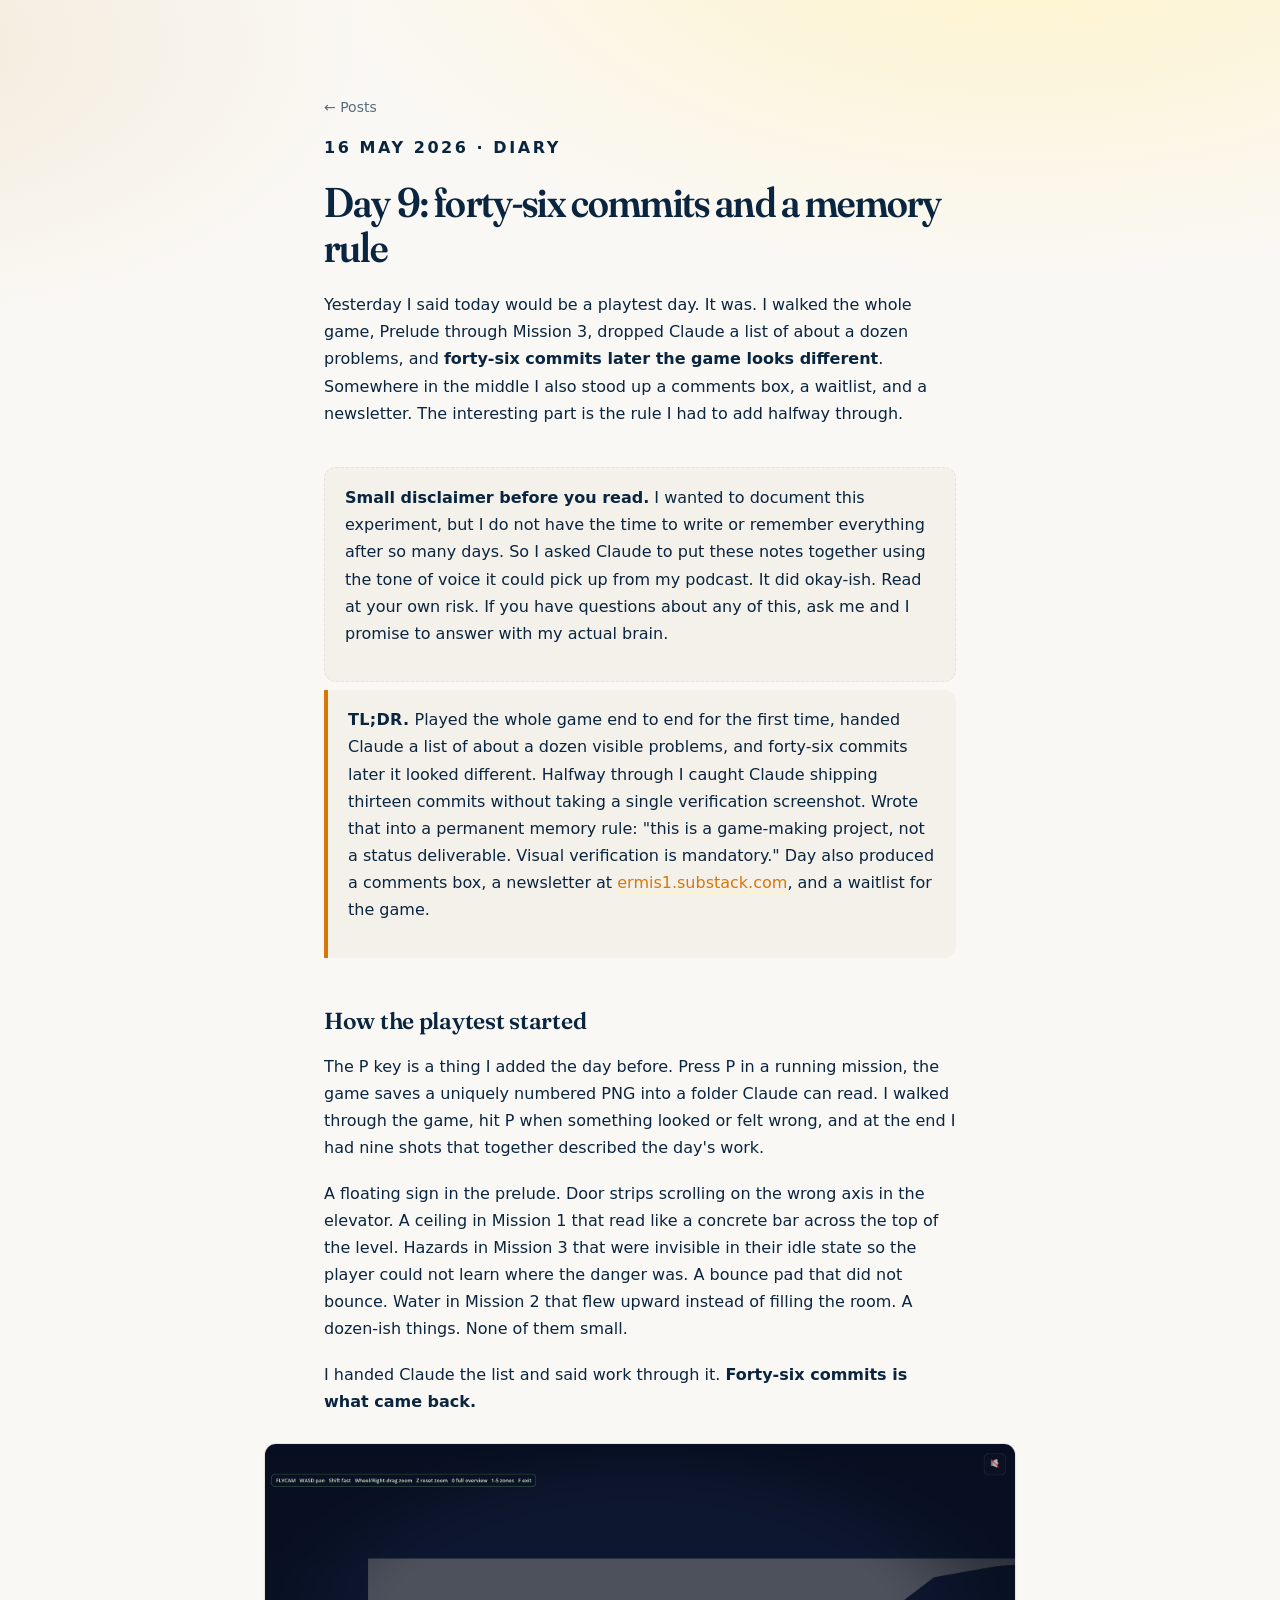
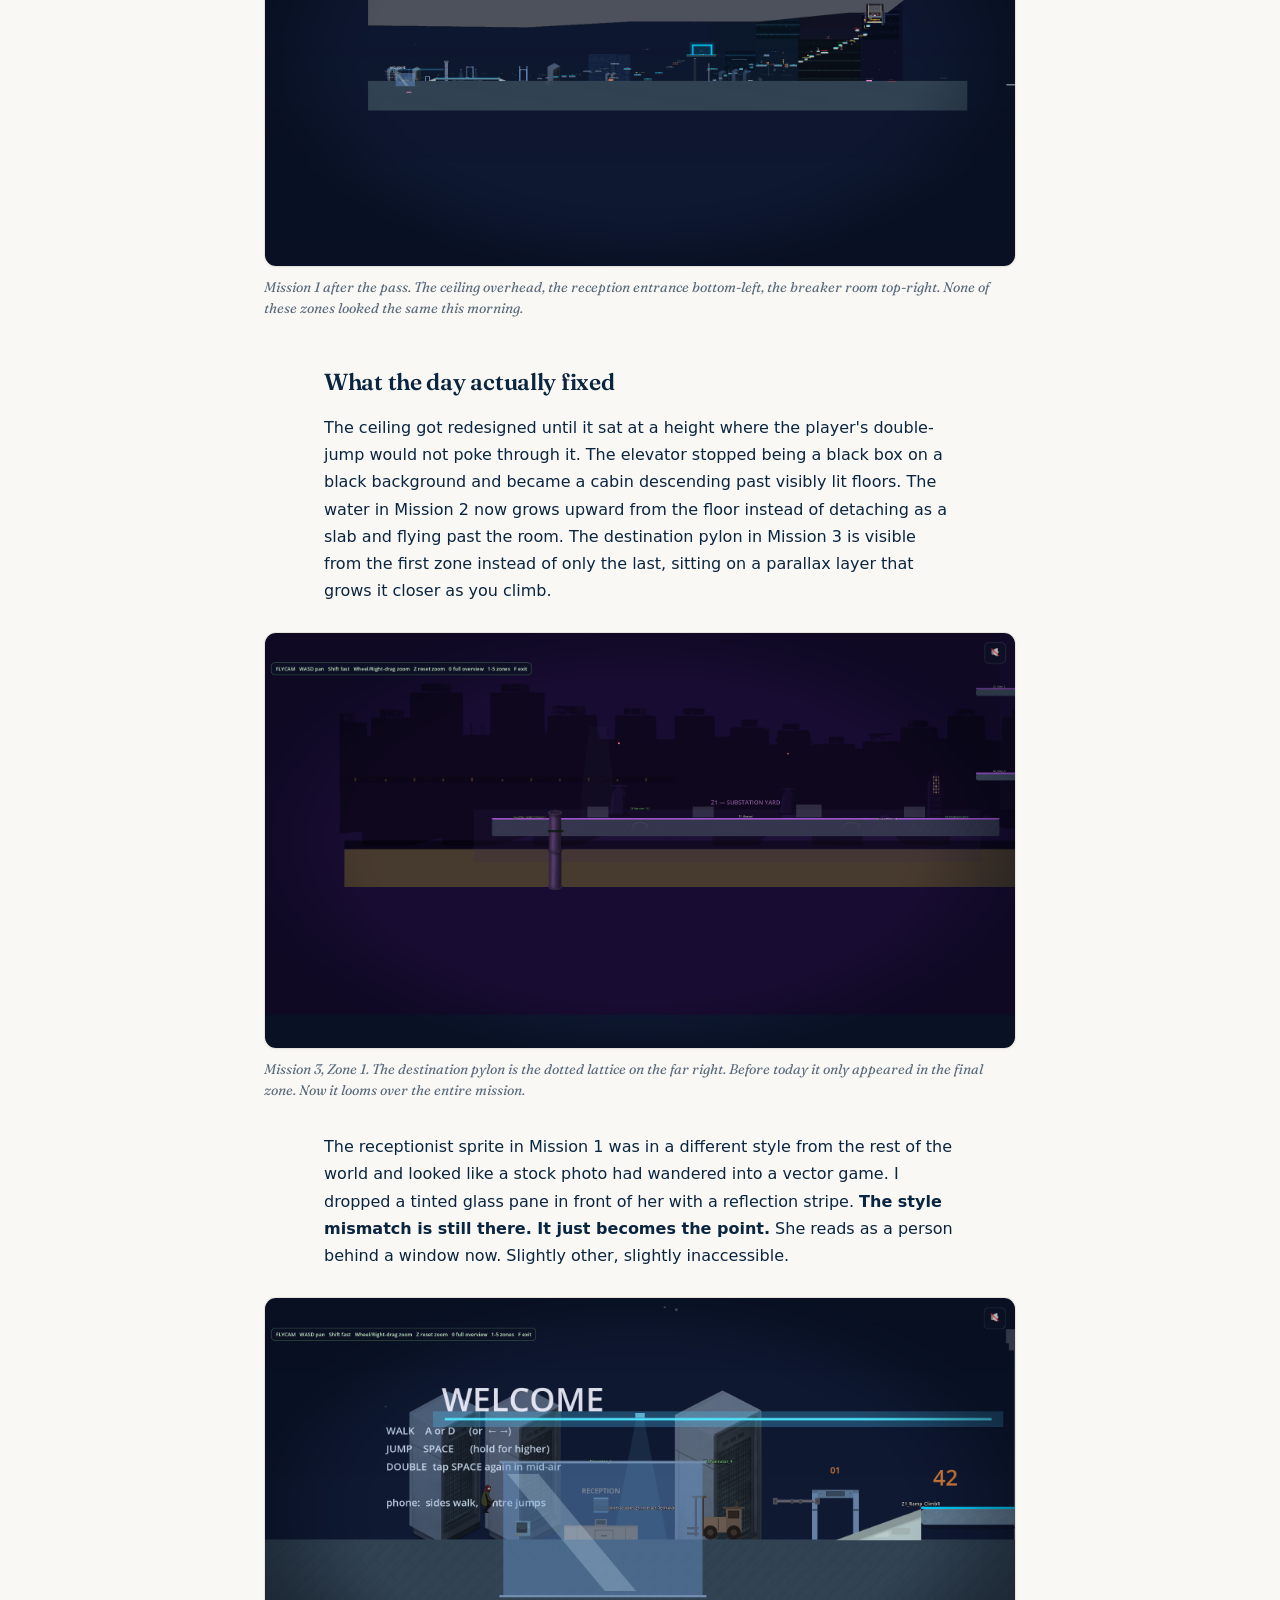
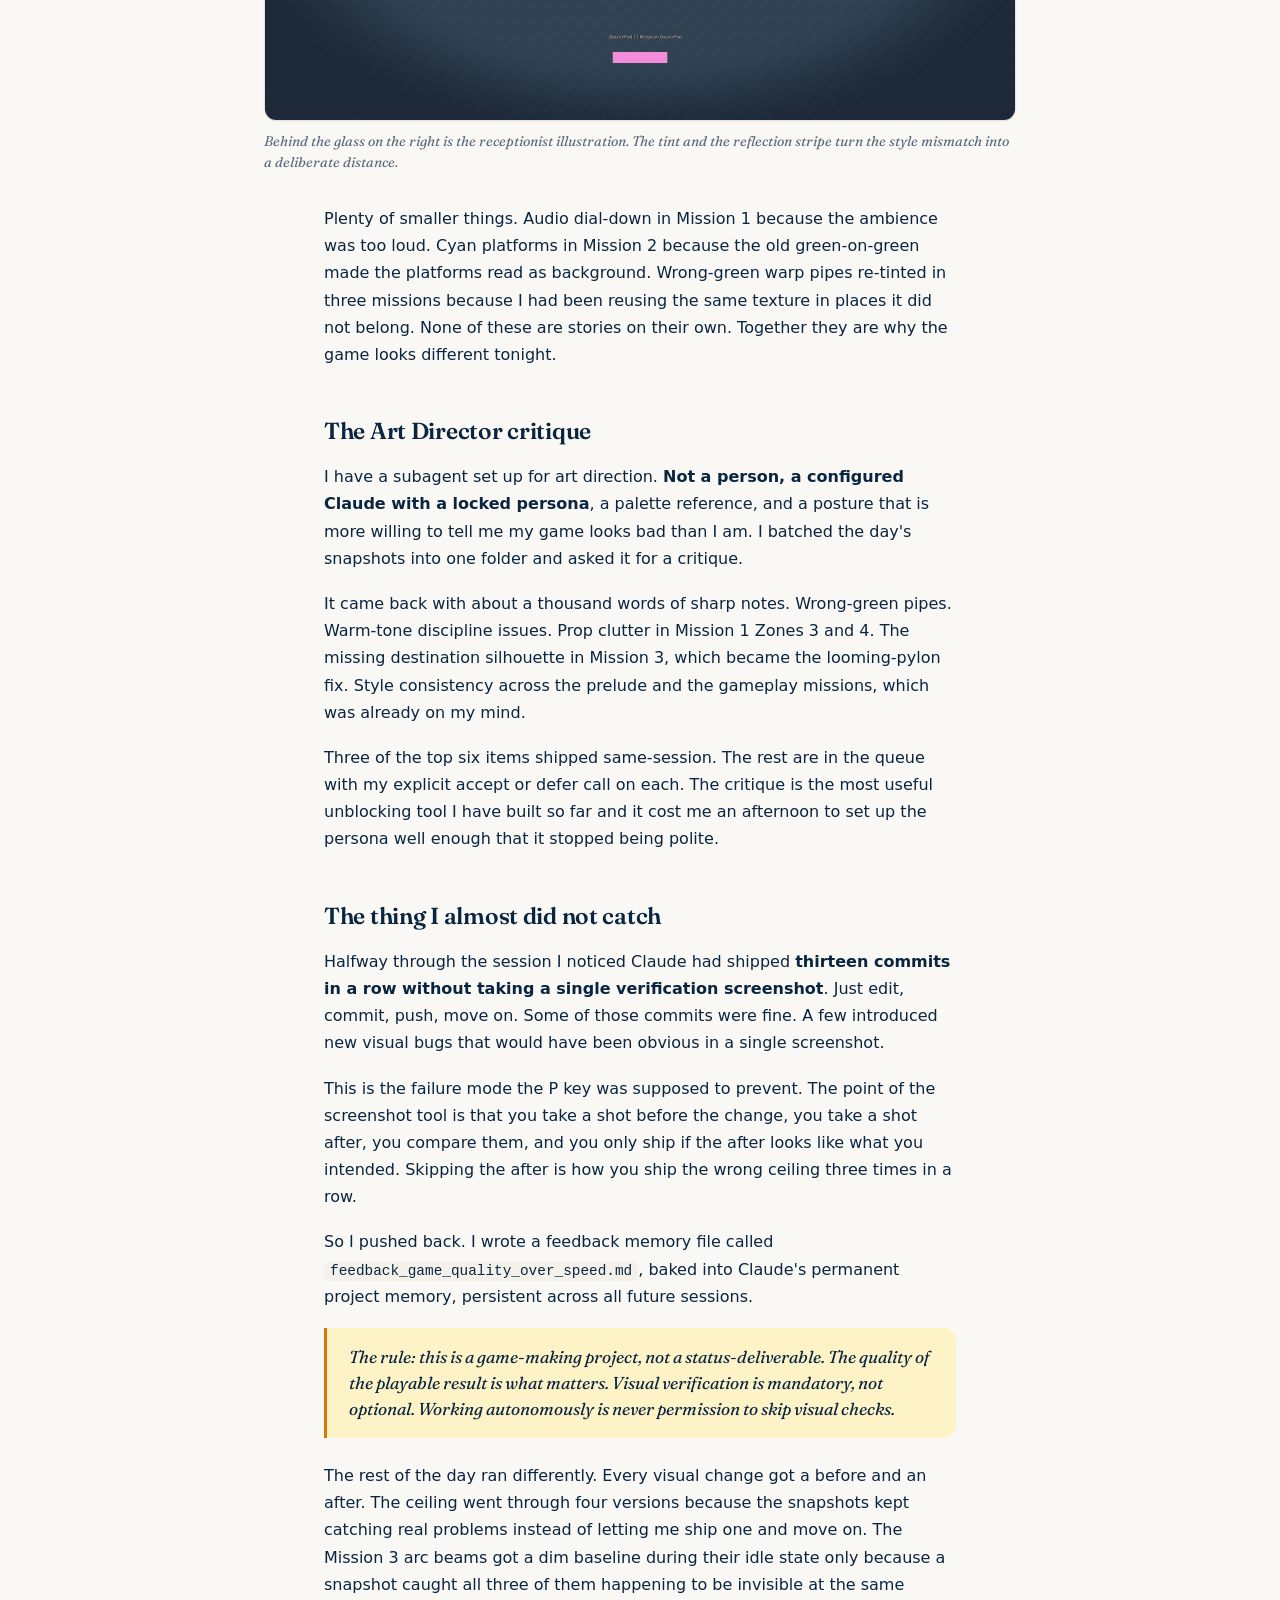
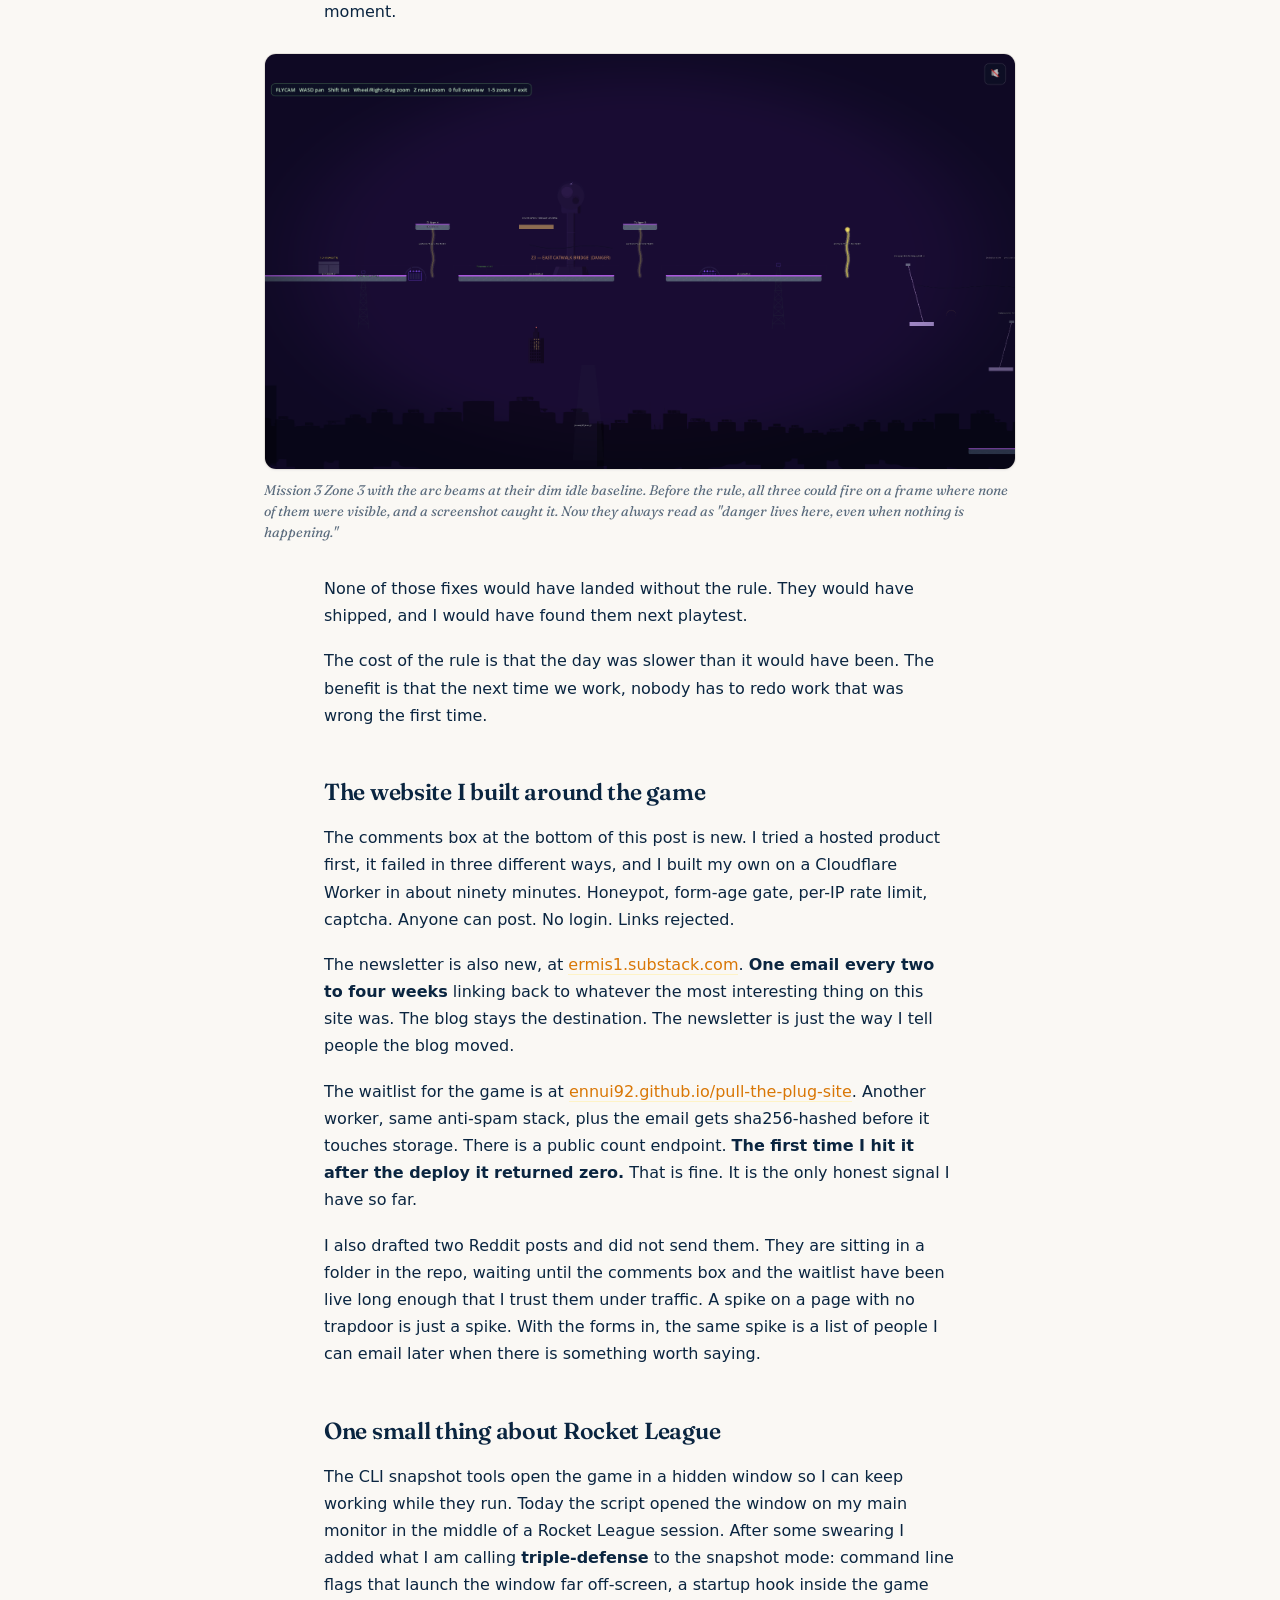
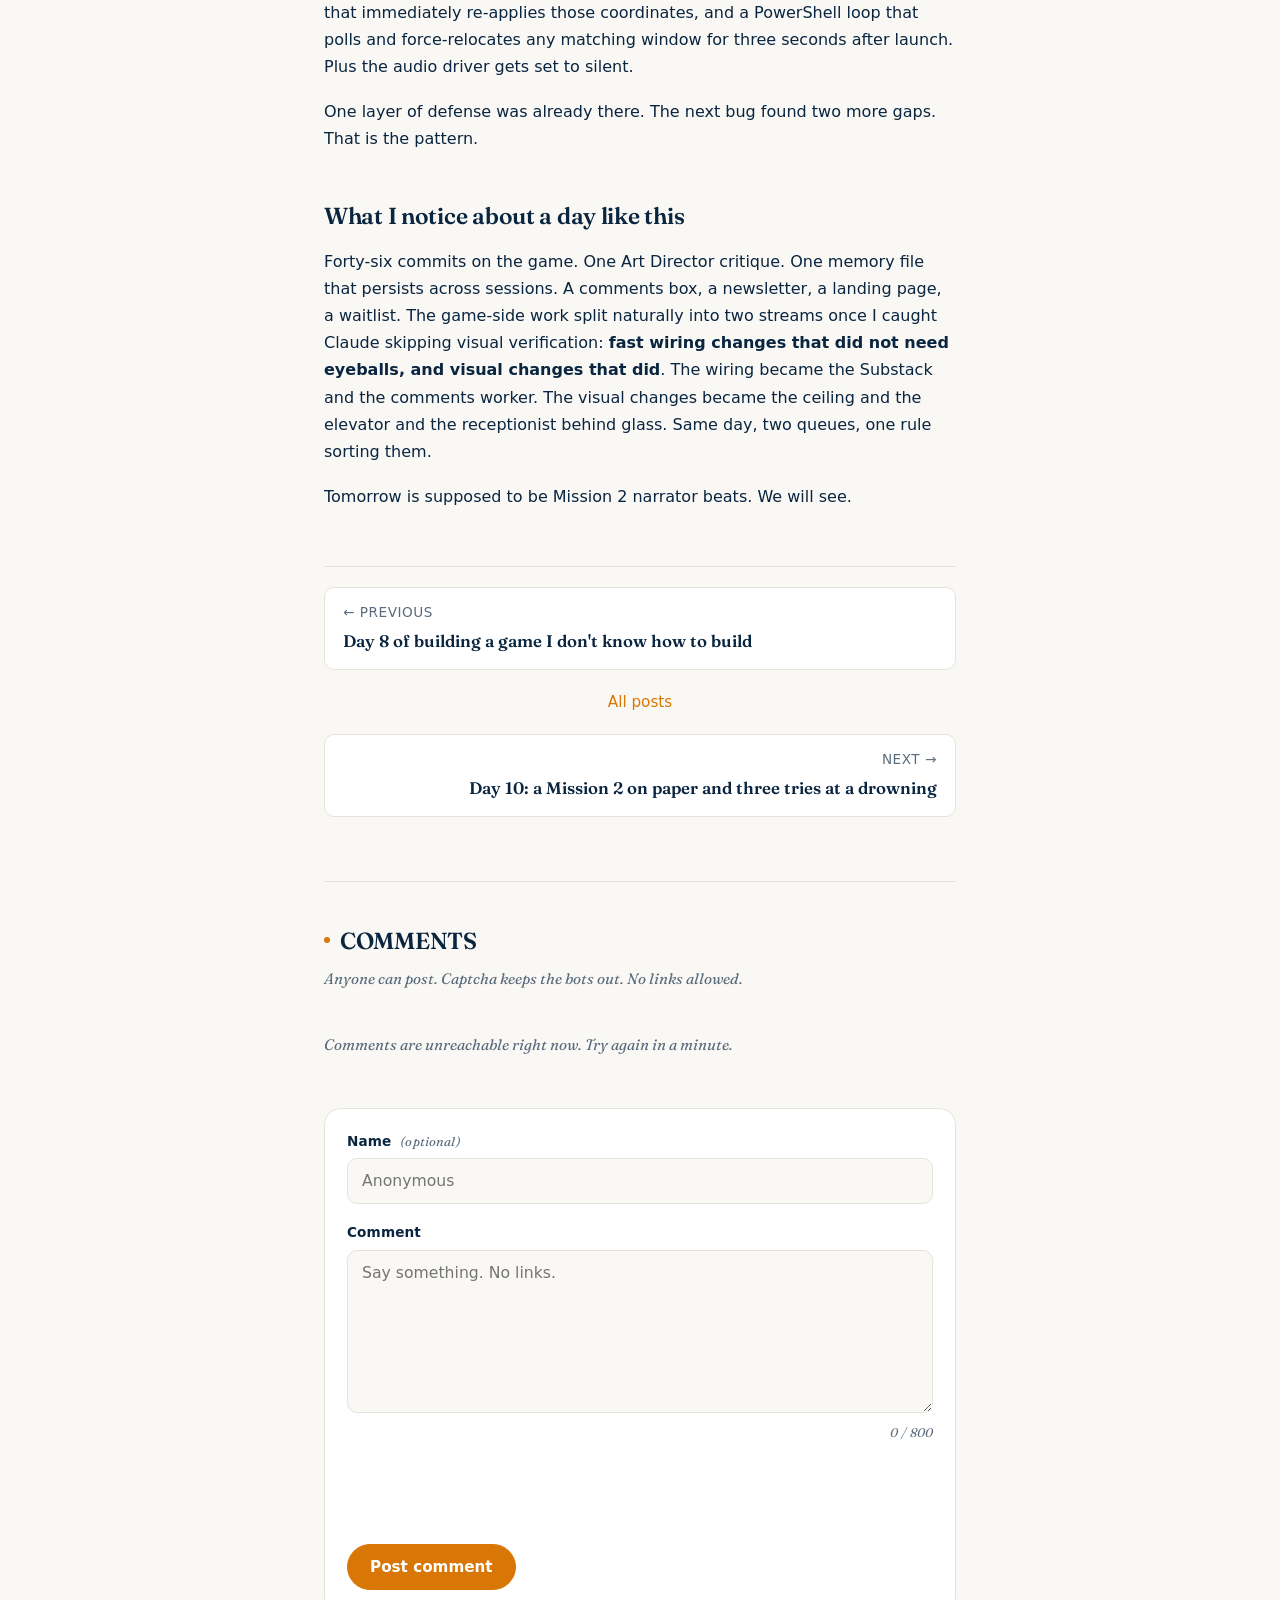
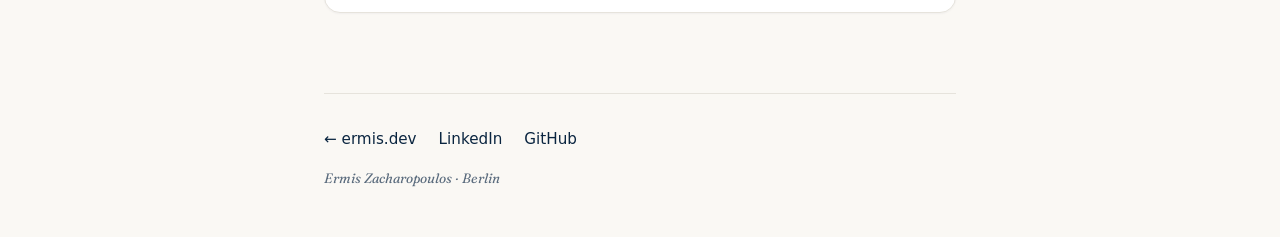
<file: posts/pull-the-plug-day-9.html>
<!doctype html>
<html lang="en">
<head>
<meta charset="utf-8">
<meta name="viewport" content="width=device-width, initial-scale=1">
<title>Day 9: forty-six commits and a memory rule — Ermis Zacharopoulos</title>
<meta name="description" content="Day 9 of building Pull the Plug. I did the playtest. Forty-six commits, an Art Director critique that landed sharp, and a rule about visual verification that now lives in Claude's permanent memory.">
<link rel="icon" href="../favicon.svg" type="image/svg+xml">
<link rel="preconnect" href="https://fonts.googleapis.com">
<link rel="preconnect" href="https://fonts.gstatic.com" crossorigin>
<link href="https://fonts.googleapis.com/css2?family=Fraunces:opsz,wght@9..144,400..700&display=swap" rel="stylesheet">
<link rel="stylesheet" href="../styles.css?v=2026-05-17-day9d">
<meta property="og:title" content="Day 9: forty-six commits and a memory rule">
<meta property="og:description" content="The playtest happened. Forty-six commits, an Art Director critique, and a rule about visual verification baked into memory so the same mistake does not happen on Day 10.">
<meta property="og:type" content="article">
<meta property="og:image" content="https://ermis.dev/assets/posts/day-9-m1-overview.png">
<meta property="og:url" content="https://ermis.dev/posts/pull-the-plug-day-9.html">
<meta name="twitter:card" content="summary_large_image">
<script defer src="https://ermis-tally.zach-ermis.workers.dev/t.js"></script>
</head>
<body>
<main class="post">
  <p class="post-back"><a href="../#posts">&larr; Posts</a></p>

  <article>
    <header class="post-head">
      <p class="post-meta">16 May 2026 &middot; Diary</p>
      <h1>Day 9: forty-six commits and a memory rule</h1>
      <p class="post-lede">Yesterday I said today would be a playtest day. It was. I walked the whole game, Prelude through Mission 3, dropped Claude a list of about a dozen problems, and <strong>forty-six commits later the game looks different</strong>. Somewhere in the middle I also stood up a comments box, a waitlist, and a newsletter. The interesting part is the rule I had to add halfway through.</p>
    </header>

    <aside class="post-disclaimer">
      <p><strong>Small disclaimer before you read.</strong> I wanted to document this experiment, but I do not have the time to write or remember everything after so many days. So I asked Claude to put these notes together using the tone of voice it could pick up from my podcast. It did okay-ish. Read at your own risk. If you have questions about any of this, ask me and I promise to answer with my actual brain.</p>
    </aside>

    <aside class="post-tldr">
      <p><strong>TL;DR.</strong> Played the whole game end to end for the first time, handed Claude a list of about a dozen visible problems, and forty-six commits later it looked different. Halfway through I caught Claude shipping thirteen commits without taking a single verification screenshot. Wrote that into a permanent memory rule: "this is a game-making project, not a status deliverable. Visual verification is mandatory." Day also produced a comments box, a newsletter at <a href="https://ermis1.substack.com" target="_blank" rel="noopener">ermis1.substack.com</a>, and a waitlist for the game.</p>
    </aside>

    <h2>How the playtest started</h2>
    <p>The P key is a thing I added the day before. Press P in a running mission, the game saves a uniquely numbered PNG into a folder Claude can read. I walked through the game, hit P when something looked or felt wrong, and at the end I had nine shots that together described the day's work.</p>
    <p>A floating sign in the prelude. Door strips scrolling on the wrong axis in the elevator. A ceiling in Mission 1 that read like a concrete bar across the top of the level. Hazards in Mission 3 that were invisible in their idle state so the player could not learn where the danger was. A bounce pad that did not bounce. Water in Mission 2 that flew upward instead of filling the room. A dozen-ish things. None of them small.</p>
    <p>I handed Claude the list and said work through it. <strong>Forty-six commits is what came back.</strong></p>

    <figure class="post-figure post-figure-wide">
      <img src="../assets/posts/day-9-m1-overview.png" alt="Mission 1 overview after the day's work: the long horizontal level seen from the side, with the new steel ceiling above, the reception lobby on the left, server racks along the climb, and the breaker room high on the right." loading="lazy">
      <figcaption>Mission 1 after the pass. The ceiling overhead, the reception entrance bottom-left, the breaker room top-right. None of these zones looked the same this morning.</figcaption>
    </figure>

    <h2>What the day actually fixed</h2>
    <p>The ceiling got redesigned until it sat at a height where the player's double-jump would not poke through it. The elevator stopped being a black box on a black background and became a cabin descending past visibly lit floors. The water in Mission 2 now grows upward from the floor instead of detaching as a slab and flying past the room. The destination pylon in Mission 3 is visible from the first zone instead of only the last, sitting on a parallax layer that grows it closer as you climb.</p>

    <figure class="post-figure post-figure-wide">
      <img src="../assets/posts/day-9-m3-looming-pylon.png" alt="Mission 3 Zone 1, the substation yard. A wide flat platform at ground level, purple sky above, distant city skyline. On the far right edge, the looming destination pylon is visible as a faint dotted lattice silhouette." loading="lazy">
      <figcaption>Mission 3, Zone 1. The destination pylon is the dotted lattice on the far right. Before today it only appeared in the final zone. Now it looms over the entire mission.</figcaption>
    </figure>

    <p>The receptionist sprite in Mission 1 was in a different style from the rest of the world and looked like a stock photo had wandered into a vector game. I dropped a tinted glass pane in front of her with a reflection stripe. <strong>The style mismatch is still there. It just becomes the point.</strong> She reads as a person behind a window now. Slightly other, slightly inaccessible.</p>

    <figure class="post-figure post-figure-wide">
      <img src="../assets/posts/day-9-receptionist-glass.png" alt="The reception area of Mission 1. A WELCOME header with movement controls listed beneath. To the right, behind a cyan-tinted glass pane with a diagonal reflection stripe, a small receptionist figure stands at her desk." loading="lazy">
      <figcaption>Behind the glass on the right is the receptionist illustration. The tint and the reflection stripe turn the style mismatch into a deliberate distance.</figcaption>
    </figure>

    <p>Plenty of smaller things. Audio dial-down in Mission 1 because the ambience was too loud. Cyan platforms in Mission 2 because the old green-on-green made the platforms read as background. Wrong-green warp pipes re-tinted in three missions because I had been reusing the same texture in places it did not belong. None of these are stories on their own. Together they are why the game looks different tonight.</p>

    <h2>The Art Director critique</h2>
    <p>I have a subagent set up for art direction. <strong>Not a person, a configured Claude with a locked persona</strong>, a palette reference, and a posture that is more willing to tell me my game looks bad than I am. I batched the day's snapshots into one folder and asked it for a critique.</p>
    <p>It came back with about a thousand words of sharp notes. Wrong-green pipes. Warm-tone discipline issues. Prop clutter in Mission 1 Zones 3 and 4. The missing destination silhouette in Mission 3, which became the looming-pylon fix. Style consistency across the prelude and the gameplay missions, which was already on my mind.</p>
    <p>Three of the top six items shipped same-session. The rest are in the queue with my explicit accept or defer call on each. The critique is the most useful unblocking tool I have built so far and it cost me an afternoon to set up the persona well enough that it stopped being polite.</p>

    <h2>The thing I almost did not catch</h2>
    <p>Halfway through the session I noticed Claude had shipped <strong>thirteen commits in a row without taking a single verification screenshot</strong>. Just edit, commit, push, move on. Some of those commits were fine. A few introduced new visual bugs that would have been obvious in a single screenshot.</p>
    <p>This is the failure mode the P key was supposed to prevent. The point of the screenshot tool is that you take a shot before the change, you take a shot after, you compare them, and you only ship if the after looks like what you intended. Skipping the after is how you ship the wrong ceiling three times in a row.</p>
    <p>So I pushed back. I wrote a feedback memory file called <code>feedback_game_quality_over_speed.md</code>, baked into Claude's permanent project memory, persistent across all future sessions.</p>

    <blockquote class="post-quote">
      The rule: this is a game-making project, not a status-deliverable. The quality of the playable result is what matters. Visual verification is mandatory, not optional. Working autonomously is never permission to skip visual checks.
    </blockquote>

    <p>The rest of the day ran differently. Every visual change got a before and an after. The ceiling went through four versions because the snapshots kept catching real problems instead of letting me ship one and move on. The Mission 3 arc beams got a dim baseline during their idle state only because a snapshot caught all three of them happening to be invisible at the same moment.</p>

    <figure class="post-figure post-figure-wide">
      <img src="../assets/posts/day-9-arc-beams.png" alt="Mission 3, Zone 3, the East Catwalk Bridge. A long catwalk against a deep purple night sky. Three thin vertical squiggly lines hang down from above at different points along the bridge, glowing faintly even in their idle state." loading="lazy">
      <figcaption>Mission 3 Zone 3 with the arc beams at their dim idle baseline. Before the rule, all three could fire on a frame where none of them were visible, and a screenshot caught it. Now they always read as "danger lives here, even when nothing is happening."</figcaption>
    </figure>

    <p>None of those fixes would have landed without the rule. They would have shipped, and I would have found them next playtest.</p>
    <p>The cost of the rule is that the day was slower than it would have been. The benefit is that the next time we work, nobody has to redo work that was wrong the first time.</p>

    <h2>The website I built around the game</h2>
    <p>The comments box at the bottom of this post is new. I tried a hosted product first, it failed in three different ways, and I built my own on a Cloudflare Worker in about ninety minutes. Honeypot, form-age gate, per-IP rate limit, captcha. Anyone can post. No login. Links rejected.</p>
    <p>The newsletter is also new, at <a href="https://ermis1.substack.com" target="_blank" rel="noopener">ermis1.substack.com</a>. <strong>One email every two to four weeks</strong> linking back to whatever the most interesting thing on this site was. The blog stays the destination. The newsletter is just the way I tell people the blog moved.</p>
    <p>The waitlist for the game is at <a href="https://ennui92.github.io/pull-the-plug-site/" target="_blank" rel="noopener">ennui92.github.io/pull-the-plug-site</a>. Another worker, same anti-spam stack, plus the email gets sha256-hashed before it touches storage. There is a public count endpoint. <strong>The first time I hit it after the deploy it returned zero.</strong> That is fine. It is the only honest signal I have so far.</p>
    <p>I also drafted two Reddit posts and did not send them. They are sitting in a folder in the repo, waiting until the comments box and the waitlist have been live long enough that I trust them under traffic. A spike on a page with no trapdoor is just a spike. With the forms in, the same spike is a list of people I can email later when there is something worth saying.</p>

    <h2>One small thing about Rocket League</h2>
    <p>The CLI snapshot tools open the game in a hidden window so I can keep working while they run. Today the script opened the window on my main monitor in the middle of a Rocket League session. After some swearing I added what I am calling <strong>triple-defense</strong> to the snapshot mode: command line flags that launch the window far off-screen, a startup hook inside the game that immediately re-applies those coordinates, and a PowerShell loop that polls and force-relocates any matching window for three seconds after launch. Plus the audio driver gets set to silent.</p>
    <p>One layer of defense was already there. The next bug found two more gaps. That is the pattern.</p>

    <h2>What I notice about a day like this</h2>
    <p>Forty-six commits on the game. One Art Director critique. One memory file that persists across sessions. A comments box, a newsletter, a landing page, a waitlist. The game-side work split naturally into two streams once I caught Claude skipping visual verification: <strong>fast wiring changes that did not need eyeballs, and visual changes that did</strong>. The wiring became the Substack and the comments worker. The visual changes became the ceiling and the elevator and the receptionist behind glass. Same day, two queues, one rule sorting them.</p>
    <p>Tomorrow is supposed to be Mission 2 narrator beats. We will see.</p>
  </article>

  <nav class="post-nav" aria-label="Post navigation">
    <a class="post-nav-prev" href="pull-the-plug-day-8.html">
      <span class="post-nav-label">&larr; Previous</span>
      <span class="post-nav-title">Day 8 of building a game I don't know how to build</span>
    </a>
    <a class="post-nav-index" href="./">All posts</a>
    <a class="post-nav-next" href="pull-the-plug-day-10.html">
      <span class="post-nav-label">Next &rarr;</span>
      <span class="post-nav-title">Day 10: a Mission 2 on paper and three tries at a drowning</span>
    </a>
  </nav>

  <section class="comments" aria-labelledby="comments-heading" data-post-id="pull-the-plug-day-9">
    <h2 id="comments-heading">Comments</h2>
    <p class="comments-intro">Anyone can post. Captcha keeps the bots out. No links allowed.</p>

    <ul class="comment-list" id="comment-list" aria-live="polite">
      <li class="comment-loading">Loading comments&hellip;</li>
    </ul>

    <form class="comment-form" id="comment-form" novalidate>
      <div class="comment-honeypot" aria-hidden="true">
        <label for="comment-website">Website (leave blank)</label>
        <input type="text" id="comment-website" name="website" tabindex="-1" autocomplete="off">
      </div>

      <div class="comment-field">
        <label for="comment-name">Name <span class="comment-hint">(optional)</span></label>
        <input type="text" id="comment-name" name="name" maxlength="40" autocomplete="off" placeholder="Anonymous">
      </div>

      <div class="comment-field">
        <label for="comment-body">Comment</label>
        <textarea id="comment-body" name="body" rows="6" maxlength="800" required placeholder="Say something. No links."></textarea>
        <p class="comment-counter"><span id="comment-counter">0</span> / 800</p>
      </div>

      <div class="cf-turnstile" data-sitekey="1x00000000000000000000AA" data-theme="light"></div>

      <div class="comment-actions">
        <button type="submit" id="comment-submit">Post comment</button>
        <p class="comment-status" id="comment-status" role="status" aria-live="polite"></p>
      </div>
    </form>

    <noscript>
      <p class="comments-fallback">Comments need JavaScript. Email me via the link in the footer instead.</p>
    </noscript>
  </section>

  <script src="https://challenges.cloudflare.com/turnstile/v0/api.js" async defer></script>
  <script src="../assets/comments.js?v=2026-05-16-day9" defer></script>

  <footer>
    <ul class="socials">
      <li><a href="../">&larr; ermis.dev</a></li>
      <li><a href="https://www.linkedin.com/in/ermis-zacharopoulos-2819968b/" target="_blank" rel="noopener">LinkedIn</a></li>
      <li><a href="https://github.com/Ennui92" target="_blank" rel="noopener">GitHub</a></li>
    </ul>
    <p class="meta">Ermis Zacharopoulos &middot; Berlin</p>
  </footer>
</main>
</body>
</html>
</file>
<file: styles.css>
:root {
  --bg: #faf8f4;
  --bg-warm: #f3ead9;
  --text: #0a2540;
  --muted: #5a6b7d;
  --border: #e6e3dc;
  --card-bg: #ffffff;
  --pill-bg: #f4f1ea;
  --accent: #d97706;
  --accent-soft: #fef3c7;
  --shadow-soft: 0 1px 2px rgba(10, 37, 64, 0.04);
  --shadow-lift: 0 8px 24px rgba(10, 37, 64, 0.08);
  --serif: "Fraunces", Georgia, "Times New Roman", serif;
  --sans: -apple-system, BlinkMacSystemFont, "Segoe UI", system-ui, "Helvetica Neue", Arial, sans-serif;
}

* { box-sizing: border-box; }

html, body { margin: 0; padding: 0; }

body {
  font-family: var(--sans);
  background:
    radial-gradient(1200px 600px at 80% -10%, var(--accent-soft) 0%, transparent 60%),
    radial-gradient(900px 500px at -10% 5%, var(--bg-warm) 0%, transparent 55%),
    var(--bg);
  background-attachment: fixed;
  color: var(--text);
  line-height: 1.6;
  -webkit-font-smoothing: antialiased;
  -moz-osx-font-smoothing: grayscale;
}

main {
  max-width: 640px;
  margin: 0 auto;
  padding: 96px 24px 48px;
}

@media (max-width: 600px) {
  main { padding: 56px 20px 32px; }
}

/* ---------- HERO ---------- */

.hero { margin-bottom: 64px; position: relative; }

.hero h1 {
  font-family: var(--serif);
  font-weight: 600;
  font-variation-settings: "opsz" 144, "SOFT" 50;
  font-size: clamp(2.5rem, 6vw, 3.4rem);
  line-height: 1.05;
  letter-spacing: -0.025em;
  margin: 0 0 16px;
}

.hero h1::after {
  content: "*";
  font-family: var(--serif);
  font-weight: 400;
  color: var(--accent);
  margin-left: 4px;
  font-size: 0.7em;
  vertical-align: super;
}

.hero .tagline {
  margin: 0 0 12px;
  font-size: 1.1rem;
  color: var(--text);
  font-weight: 500;
}

.hero .intro {
  margin: 0;
  font-size: 0.98rem;
  color: var(--muted);
  font-style: italic;
  font-family: var(--serif);
  font-weight: 400;
  max-width: 480px;
  line-height: 1.5;
}

/* ---------- SECTIONS ---------- */

section { margin-bottom: 64px; }

section > h2 {
  font-size: 0.78rem;
  text-transform: uppercase;
  letter-spacing: 0.16em;
  color: var(--muted);
  margin: 0 0 20px;
  font-weight: 600;
  display: flex;
  align-items: center;
  gap: 10px;
}

section > h2::before {
  content: "";
  width: 6px;
  height: 6px;
  border-radius: 50%;
  background: var(--accent);
  flex: none;
  display: inline-block;
}

/* ---------- PROJECT CARDS ---------- */

.project {
  background: var(--card-bg);
  border: 1px solid var(--border);
  border-radius: 16px;
  padding: 28px;
  margin-bottom: 14px;
  box-shadow: var(--shadow-soft);
  transition: transform 0.2s ease, box-shadow 0.2s ease, border-color 0.2s ease;
}

.project:hover {
  transform: translateY(-2px);
  box-shadow: var(--shadow-lift);
  border-color: #d6d2c6;
}

.project-image {
  display: block;
  width: 100%;
  height: auto;
  border-radius: 12px;
  margin-bottom: 20px;
}

/* Portrait phone screenshots — sit centered in a contained band, don't dominate */
.project-image-phone {
  display: block;
  margin: 0 auto 20px;
  max-height: 340px;
  width: auto;
  max-width: 100%;
  border-radius: 16px;
  box-shadow: 0 6px 18px rgba(10, 37, 64, 0.10);
}

/* SVG banner promos — let them be full-bleed but cap height so they don't tower */
.project-image-banner {
  display: block;
  width: 100%;
  height: auto;
  max-height: 260px;
  object-fit: cover;
  object-position: center;
  border-radius: 12px;
  margin-bottom: 20px;
  background: var(--bg-warm);
}

.project-head h3 {
  font-family: var(--serif);
  font-weight: 600;
  font-variation-settings: "opsz" 36;
  margin: 0 0 12px;
  font-size: 1.75rem;
  letter-spacing: -0.014em;
  line-height: 1.2;
}

@media (max-width: 600px) {
  .project-head h3 { font-size: 1.5rem; }
}

.project-head p {
  margin: 0 0 18px;
  color: var(--muted);
  font-size: 0.95rem;
  line-height: 1.55;
}

.embed {
  margin: 18px 0;
  border-radius: 12px;
  overflow: hidden;
}

.embed iframe {
  display: block;
  border: 0;
  width: 100%;
}

/* ---------- LINKS / PILLS ---------- */

.links {
  list-style: none;
  padding: 0;
  margin: 0;
  display: flex;
  flex-wrap: wrap;
  gap: 8px;
}

.links li { display: inline-flex; }

.links a {
  display: inline-flex;
  align-items: center;
  padding: 7px 13px;
  background: var(--pill-bg);
  border: 1px solid transparent;
  border-radius: 999px;
  text-decoration: none;
  color: var(--text);
  font-size: 0.875rem;
  font-weight: 500;
  transition: border-color 0.15s ease, background 0.15s ease, color 0.15s ease;
}

.links a:hover,
.links a:focus-visible {
  border-color: var(--accent);
  background: var(--accent-soft);
  color: var(--accent);
  outline: none;
}

/* ---------- FOOTER ---------- */

footer {
  margin-top: 80px;
  padding-top: 32px;
  border-top: 1px solid var(--border);
}

.socials {
  list-style: none;
  padding: 0;
  margin: 0 0 16px;
  display: flex;
  flex-wrap: wrap;
  gap: 22px;
}

.socials a {
  color: var(--text);
  text-decoration: none;
  font-size: 0.95rem;
  font-weight: 500;
  border-bottom: 1px solid transparent;
  transition: color 0.15s ease, border-bottom-color 0.15s ease;
}

.socials a:hover,
.socials a:focus-visible {
  color: var(--accent);
  border-bottom-color: var(--accent);
  outline: none;
}

.meta {
  margin: 0;
  color: var(--muted);
  font-size: 0.85rem;
  font-style: italic;
  font-family: var(--serif);
}

/* ---------- ACCESSIBILITY ---------- */

a { color: inherit; }

a:focus-visible {
  outline: 2px solid var(--accent);
  outline-offset: 2px;
  border-radius: 4px;
}

@media (prefers-reduced-motion: reduce) {
  .project { transition: none; }
  .project:hover { transform: none; }
}

/* ---------- POSTS ---------- */

main.post { max-width: 680px; }

.post-back {
  margin: 0 0 24px;
  font-size: 0.875rem;
}

.post-back a {
  color: var(--muted);
  text-decoration: none;
  border-bottom: 1px solid transparent;
  transition: color 0.15s ease, border-bottom-color 0.15s ease;
}

.post-back a:hover,
.post-back a:focus-visible {
  color: var(--accent);
  border-bottom-color: var(--accent);
  outline: none;
}

.post-head { margin-bottom: 40px; }

.post-meta {
  margin: 0 0 12px;
  font-size: 0.78rem;
  text-transform: uppercase;
  letter-spacing: 0.16em;
  color: var(--muted);
  font-weight: 600;
}

main.post .post-head h1 {
  font-family: var(--serif);
  font-weight: 600;
  font-variation-settings: "opsz" 144, "SOFT" 50;
  font-size: clamp(2rem, 4.6vw, 2.6rem);
  line-height: 1.1;
  letter-spacing: -0.02em;
  margin: 0 0 20px;
}

.post-lede {
  font-size: 1.08rem;
  color: var(--text);
  line-height: 1.6;
  margin: 0;
}

main.post article > h2 {
  font-family: var(--serif);
  font-weight: 600;
  font-variation-settings: "opsz" 36;
  font-size: 1.45rem;
  letter-spacing: -0.012em;
  margin: 44px 0 14px;
  color: var(--text);
  text-transform: none;
  display: block;
}

main.post article > h2::before { display: none; }

main.post article p,
main.post article ol,
main.post article ul {
  font-size: 1rem;
  line-height: 1.7;
  color: var(--text);
  margin: 0 0 18px;
}

main.post article ol,
main.post article ul { padding-left: 22px; }

main.post article li { margin-bottom: 6px; }

main.post article code {
  font-family: ui-monospace, SFMono-Regular, "SF Mono", Menlo, Consolas, monospace;
  font-size: 0.9em;
  background: var(--pill-bg);
  padding: 2px 6px;
  border-radius: 6px;
}

main.post article a {
  color: var(--accent);
  text-decoration: none;
  border-bottom: 1px solid var(--accent-soft);
  transition: border-bottom-color 0.15s ease;
}

main.post article a:hover,
main.post article a:focus-visible {
  border-bottom-color: var(--accent);
  outline: none;
}

.post-figure {
  margin: 28px 0 32px;
}

.post-figure img {
  display: block;
  width: 100%;
  height: auto;
  border-radius: 12px;
  border: 1px solid var(--border);
  box-shadow: var(--shadow-soft);
  background: #0a1830;
}

.post-figure figcaption {
  margin-top: 10px;
  font-size: 0.875rem;
  color: var(--muted);
  font-family: var(--serif);
  font-style: italic;
  line-height: 1.5;
}

.post-figure-wide img { background: #0a1830; }

@media (min-width: 900px) {
  .post-figure-wide {
    margin-left: -60px;
    margin-right: -60px;
  }
}

.post-quote {
  margin: 18px 0 24px;
  padding: 16px 22px;
  border-left: 3px solid var(--accent);
  background: var(--accent-soft);
  font-family: var(--serif);
  font-style: italic;
  font-size: 1.08rem;
  line-height: 1.5;
  color: var(--text);
  border-radius: 0 12px 12px 0;
}

.post-disclaimer {
  margin: 24px 0 8px;
  padding: 16px 20px;
  background: var(--pill-bg);
  border: 1px dashed var(--border);
  border-radius: 12px;
  color: var(--muted);
  font-size: 0.92rem;
  line-height: 1.55;
}

.post-disclaimer p { margin: 0; }

.post-disclaimer strong {
  color: var(--text);
  font-weight: 600;
}

.post-tldr {
  margin: 8px 0 28px;
  padding: 16px 20px;
  background: var(--pill-bg);
  border-left: 4px solid var(--accent, #4a8fe7);
  border-radius: 0 12px 12px 0;
  color: var(--text);
  font-size: 0.95rem;
  line-height: 1.6;
}

.post-tldr p { margin: 0; }

.post-tldr strong {
  color: var(--text);
  font-weight: 700;
  letter-spacing: 0.02em;
}

.post-tldr code {
  background: rgba(0, 0, 0, 0.08);
  padding: 1px 6px;
  border-radius: 4px;
  font-size: 0.88em;
  font-family: ui-monospace, SFMono-Regular, Menlo, monospace;
}

/* Posts index page */
main .post-back { margin-bottom: 16px; }

/* ---------- COMMENTS ---------- */

.comments {
  margin: 64px 0 0;
  padding-top: 40px;
  border-top: 1px solid var(--border);
}

.comments h2 {
  font-family: var(--serif);
  font-weight: 600;
  font-variation-settings: "opsz" 36;
  font-size: 1.45rem;
  letter-spacing: -0.012em;
  margin: 0 0 8px;
  color: var(--text);
}

.comments-intro {
  margin: 0 0 24px;
  color: var(--muted);
  font-size: 0.95rem;
  font-family: var(--serif);
  font-style: italic;
}

.comments-fallback {
  margin: 0;
  color: var(--muted);
  font-size: 0.9rem;
}

.comment-list {
  list-style: none;
  padding: 0;
  margin: 0 0 32px;
  display: flex;
  flex-direction: column;
  gap: 12px;
}

.comment {
  background: var(--card-bg);
  border: 1px solid var(--border);
  border-radius: 14px;
  padding: 16px 18px;
  box-shadow: var(--shadow-soft);
}

.comment-head {
  display: flex;
  align-items: baseline;
  justify-content: space-between;
  gap: 12px;
  margin-bottom: 8px;
}

.comment-name {
  font-weight: 600;
  font-size: 0.95rem;
  color: var(--text);
}

.comment-time {
  font-size: 0.78rem;
  color: var(--muted);
  font-family: var(--serif);
  font-style: italic;
}

.comment-body {
  margin: 0;
  font-size: 0.98rem;
  line-height: 1.55;
  color: var(--text);
  white-space: pre-wrap;
  word-wrap: break-word;
  overflow-wrap: anywhere;
}

.comment-empty,
.comment-loading {
  list-style: none;
  padding: 18px 0;
  color: var(--muted);
  font-family: var(--serif);
  font-style: italic;
  font-size: 0.95rem;
}

.comment-form {
  background: var(--card-bg);
  border: 1px solid var(--border);
  border-radius: 16px;
  padding: 22px;
  box-shadow: var(--shadow-soft);
  display: flex;
  flex-direction: column;
  gap: 18px;
}

.comment-field {
  display: flex;
  flex-direction: column;
  gap: 6px;
}

.comment-field label {
  font-size: 0.85rem;
  font-weight: 600;
  color: var(--text);
  letter-spacing: 0.01em;
}

.comment-hint {
  font-weight: 400;
  color: var(--muted);
  font-style: italic;
  font-family: var(--serif);
  font-size: 0.8rem;
  margin-left: 4px;
}

.comment-field input,
.comment-field textarea {
  width: 100%;
  font: inherit;
  font-size: 0.98rem;
  line-height: 1.5;
  color: var(--text);
  background: var(--bg);
  border: 1px solid var(--border);
  border-radius: 10px;
  padding: 10px 14px;
  transition: border-color 0.15s ease, box-shadow 0.15s ease;
}

.comment-field textarea {
  resize: vertical;
  min-height: 140px;
  font-family: inherit;
}

.comment-field input:focus,
.comment-field textarea:focus {
  outline: none;
  border-color: var(--accent);
  box-shadow: 0 0 0 3px var(--accent-soft);
}

.comment-counter {
  margin: 4px 0 0;
  font-size: 0.78rem;
  color: var(--muted);
  text-align: right;
  font-family: var(--serif);
  font-style: italic;
}

.cf-turnstile {
  min-height: 65px;
}

/* Honeypot: positioned off-screen so humans never see/tab to it.
   Bots fill it; server rejects any submission with a value. */
.comment-honeypot {
  position: absolute;
  left: -10000px;
  top: auto;
  width: 1px;
  height: 1px;
  overflow: hidden;
}

.comment-actions {
  display: flex;
  align-items: center;
  gap: 16px;
  flex-wrap: wrap;
}

#comment-submit {
  font: inherit;
  font-size: 0.95rem;
  font-weight: 600;
  color: #ffffff;
  background: var(--accent);
  border: 1px solid var(--accent);
  border-radius: 999px;
  padding: 10px 22px;
  cursor: pointer;
  transition: transform 0.15s ease, box-shadow 0.15s ease, background 0.15s ease;
}

#comment-submit:hover:not(:disabled),
#comment-submit:focus-visible:not(:disabled) {
  transform: translateY(-1px);
  box-shadow: var(--shadow-lift);
  outline: none;
}

#comment-submit:disabled {
  background: var(--muted);
  border-color: var(--muted);
  cursor: progress;
  opacity: 0.75;
}

.comment-status {
  margin: 0;
  font-size: 0.9rem;
  color: var(--muted);
  font-family: var(--serif);
  font-style: italic;
}

.comment-status.is-success { color: var(--accent); font-style: normal; font-weight: 500; }
.comment-status.is-error { color: #b91c1c; font-style: normal; font-weight: 500; }

@media (max-width: 600px) {
  .comment-form { padding: 18px; }
  .comment-actions { flex-direction: column; align-items: stretch; }
  #comment-submit { width: 100%; }
}

/* ---------- SUBSCRIBE ---------- */

.subscribe {
  margin-bottom: 64px;
  padding: 28px;
  border: 1px solid var(--border);
  border-radius: 14px;
  background: var(--card-bg);
  box-shadow: var(--shadow-soft);
}

.subscribe h2 {
  font-family: var(--serif);
  font-weight: 600;
  font-size: 1.5rem;
  margin: 0 0 8px;
  color: var(--text);
}

.subscribe p {
  margin: 0 0 16px;
  color: var(--muted);
  font-size: 0.98rem;
}

.subscribe-embed {
  background: var(--bg-warm);
  border-radius: 10px;
  overflow: hidden;
}

.subscribe-embed iframe {
  display: block;
  border: 0;
  background: transparent;
}

/* ---------- WAITLIST ---------- */

.waitlist {
  margin-bottom: 64px;
  padding: 28px;
  border: 1px solid var(--border);
  border-radius: 14px;
  background: var(--card-bg);
  box-shadow: var(--shadow-soft);
}

.waitlist h2 {
  font-family: var(--serif);
  font-weight: 600;
  font-size: 1.5rem;
  margin: 0 0 8px;
  color: var(--text);
}

.waitlist > p {
  margin: 0 0 12px;
  color: var(--muted);
  font-size: 0.98rem;
}

.waitlist-count {
  font-style: italic;
  color: var(--muted);
  font-family: var(--serif);
  margin-bottom: 16px !important;
  min-height: 1.2em;
}

/* ---------- SECTION HEAD with "more" link ---------- */

.section-head {
  display: flex;
  align-items: baseline;
  justify-content: space-between;
  gap: 16px;
  margin-bottom: 20px;
}

.section-head h2 { margin: 0; }

.section-more {
  font-size: 0.95rem;
  color: var(--accent);
  text-decoration: none;
  white-space: nowrap;
  font-weight: 500;
}

.section-more:hover { text-decoration: underline; }

/* ---------- POST INDEX (archive list) ---------- */

.post-index {
  list-style: none;
  padding: 0;
  margin: 0;
  display: flex;
  flex-direction: column;
  gap: 0;
}

.post-index li {
  padding: 24px 0;
  border-bottom: 1px solid var(--border);
}

.post-index li:last-child { border-bottom: 0; }

.post-index .post-meta {
  margin: 0 0 6px;
  font-size: 0.85rem;
  color: var(--muted);
  text-transform: uppercase;
  letter-spacing: 0.04em;
}

.post-index h3 {
  font-family: var(--serif);
  font-weight: 600;
  font-size: 1.35rem;
  margin: 0 0 8px;
  line-height: 1.3;
}

.post-index h3 a {
  color: var(--text);
  text-decoration: none;
}

.post-index h3 a:hover { color: var(--accent); }

.post-index p:not(.post-meta) {
  margin: 0;
  color: var(--muted);
  font-size: 0.98rem;
}

/* ---------- POST PREV/NEXT NAV ---------- */

.post-nav {
  margin: 56px 0 32px;
  padding: 20px 0 0;
  border-top: 1px solid var(--border);
  display: flex;
  flex-direction: column;
  gap: 20px;
}

.post-nav-prev, .post-nav-next {
  display: flex;
  flex-direction: column;
  gap: 4px;
  text-decoration: none;
  color: var(--text);
  padding: 14px 18px;
  border: 1px solid var(--border);
  border-radius: 10px;
  background: var(--card-bg);
  transition: border-color 0.15s, background 0.15s;
}

.post-nav-next { text-align: right; }

.post-nav-prev:hover, .post-nav-next:hover {
  border-color: var(--accent);
  background: var(--accent-soft);
}

.post-nav-label {
  font-size: 0.85rem;
  color: var(--muted);
  text-transform: uppercase;
  letter-spacing: 0.04em;
}

.post-nav-title {
  font-family: var(--serif);
  font-weight: 600;
  font-size: 1.05rem;
  color: var(--text);
}

.post-nav-index {
  align-self: center;
  font-size: 0.95rem;
  color: var(--accent);
  text-decoration: none;
}

.post-nav-index:hover { text-decoration: underline; }

/* ---------- ACCESSIBILITY ---------- */

.sr-only {
  position: absolute;
  width: 1px;
  height: 1px;
  padding: 0;
  margin: -1px;
  overflow: hidden;
  clip: rect(0,0,0,0);
  border: 0;
}

/* ============================================================
   JUMP PILLS: get to a section without scrolling past the rest.
   Sticky under the hero, swipeable sideways on a phone.
   ============================================================ */
.jump {
  position: sticky;
  top: 0;
  z-index: 20;
  display: flex;
  gap: 8px;
  overflow-x: auto;
  scrollbar-width: none;
  padding: 10px 2px;
  margin: 0 -2px 8px;
  background: var(--bg);
  border-bottom: 1px solid var(--border);
  -webkit-overflow-scrolling: touch;
}
.jump::-webkit-scrollbar { display: none; }
.jump a {
  flex: 0 0 auto;
  font-family: var(--sans);
  font-size: 0.9rem;
  font-weight: 600;
  text-decoration: none;
  color: var(--text);
  background: var(--pill-bg);
  border: 1px solid var(--border);
  border-radius: 999px;
  padding: 7px 14px;
  transition: background 0.15s, color 0.15s, border-color 0.15s;
}
.jump a:hover,
.jump a:focus-visible { border-color: var(--accent); }
.jump a.is-active {
  background: var(--text);
  color: var(--bg);
  border-color: var(--text);
}
/* Headings land below the sticky pills, not under them. */
main > section { scroll-margin-top: 64px; }

/* The one new thing, lifted slightly off the page. */
.project-featured {
  border: 2px solid var(--accent);
  box-shadow: var(--shadow-lift);
}
</file>
